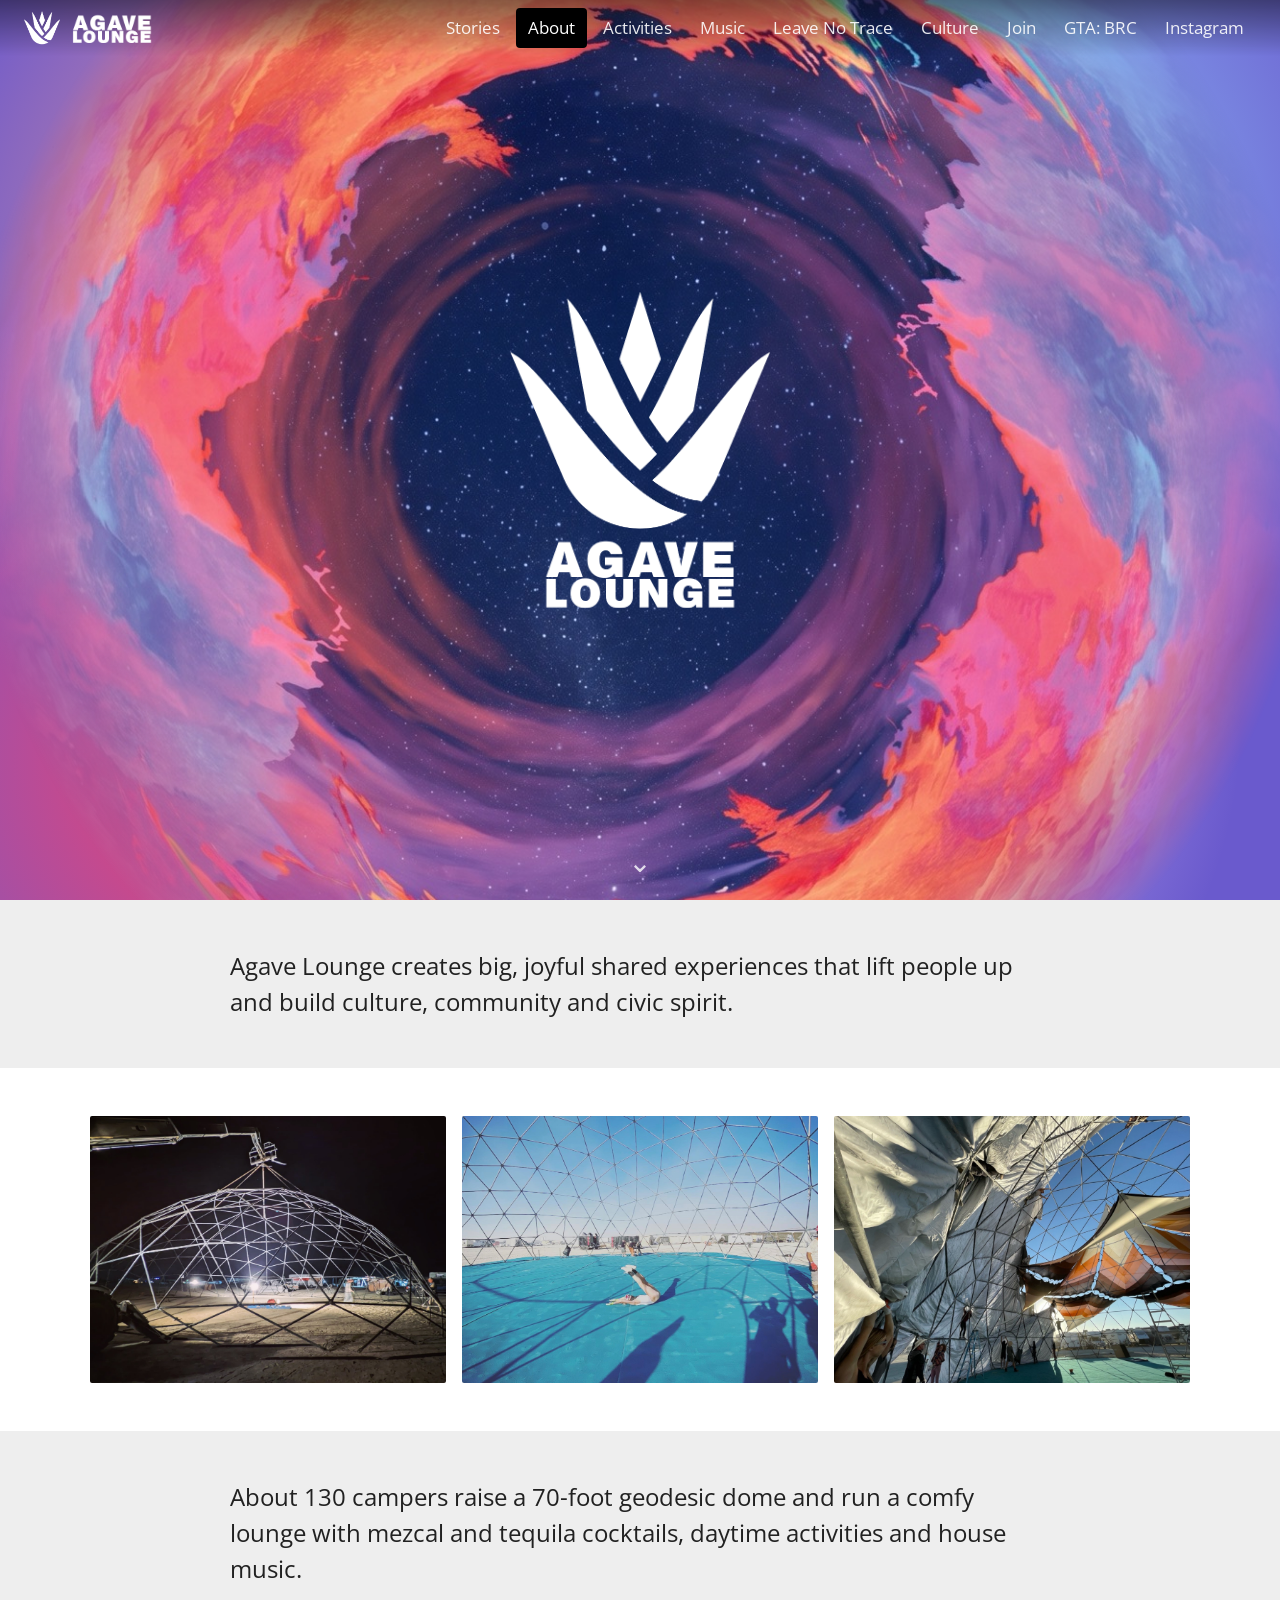
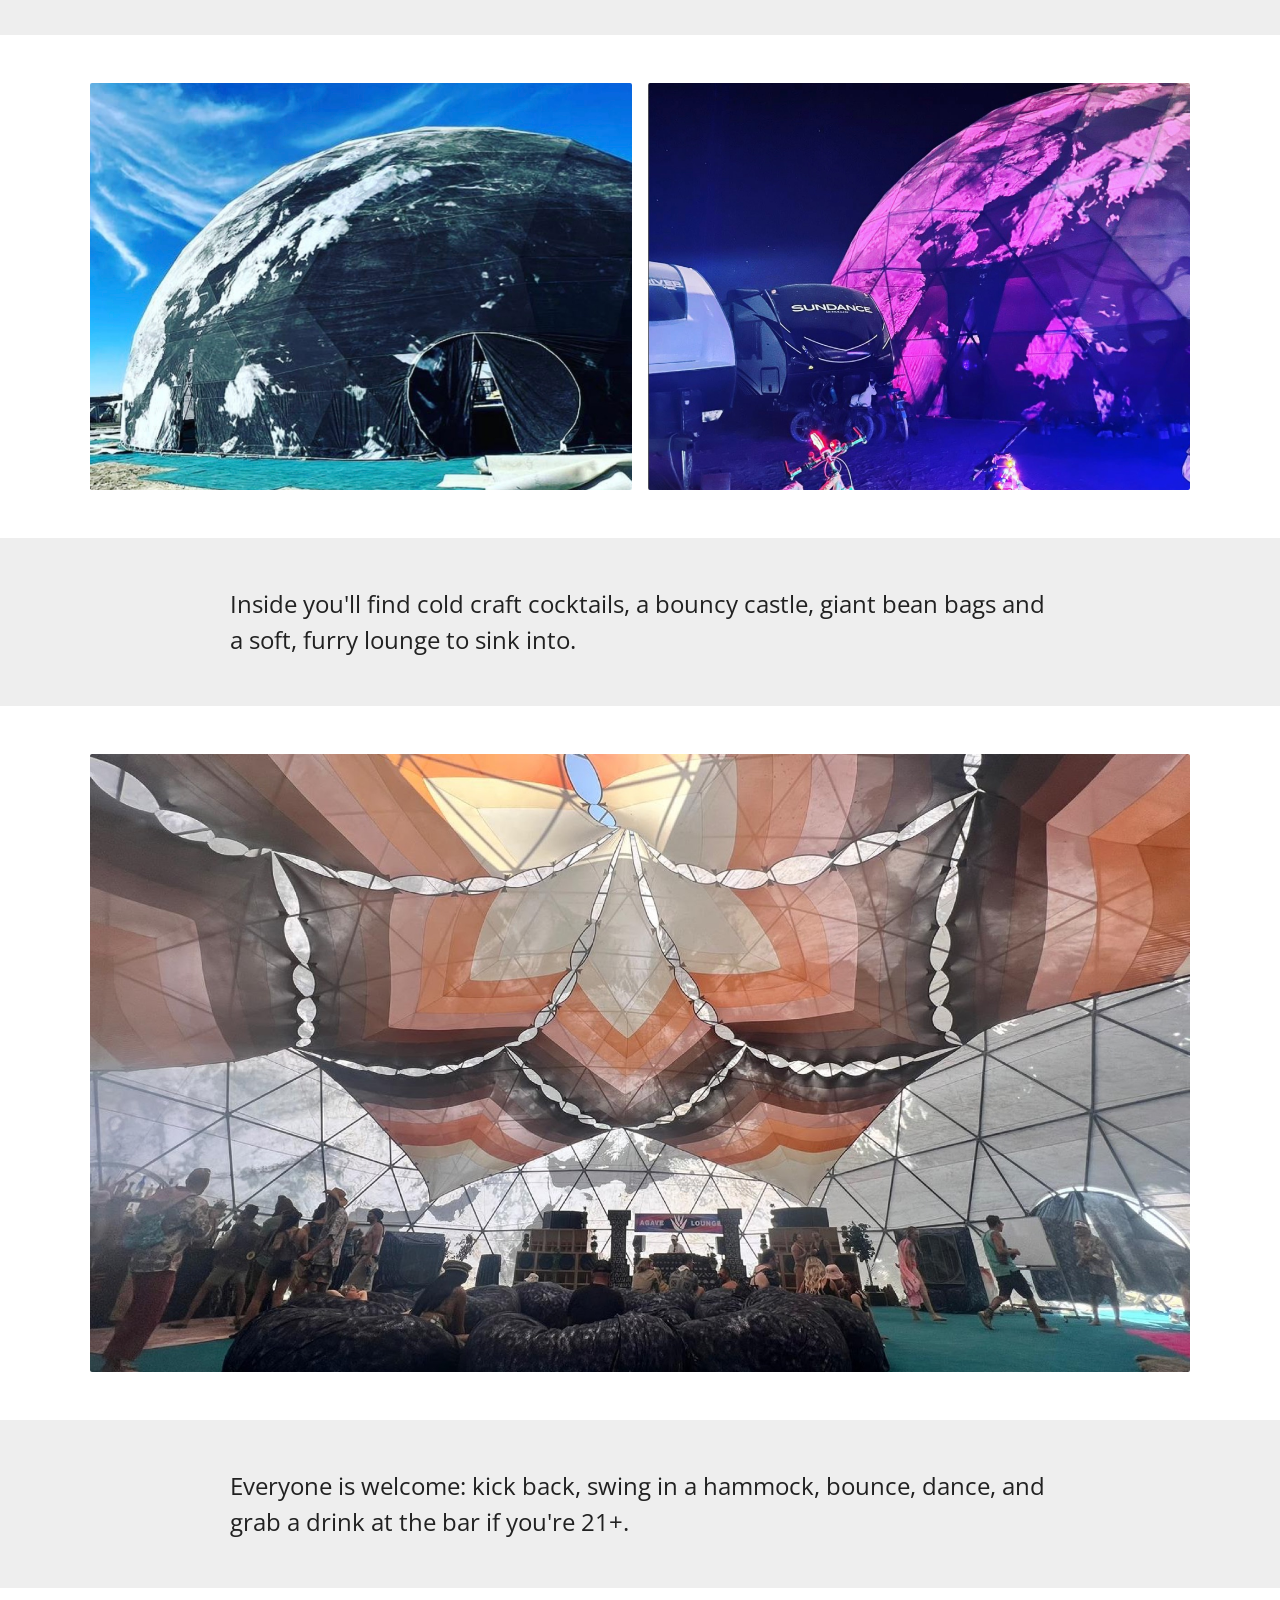
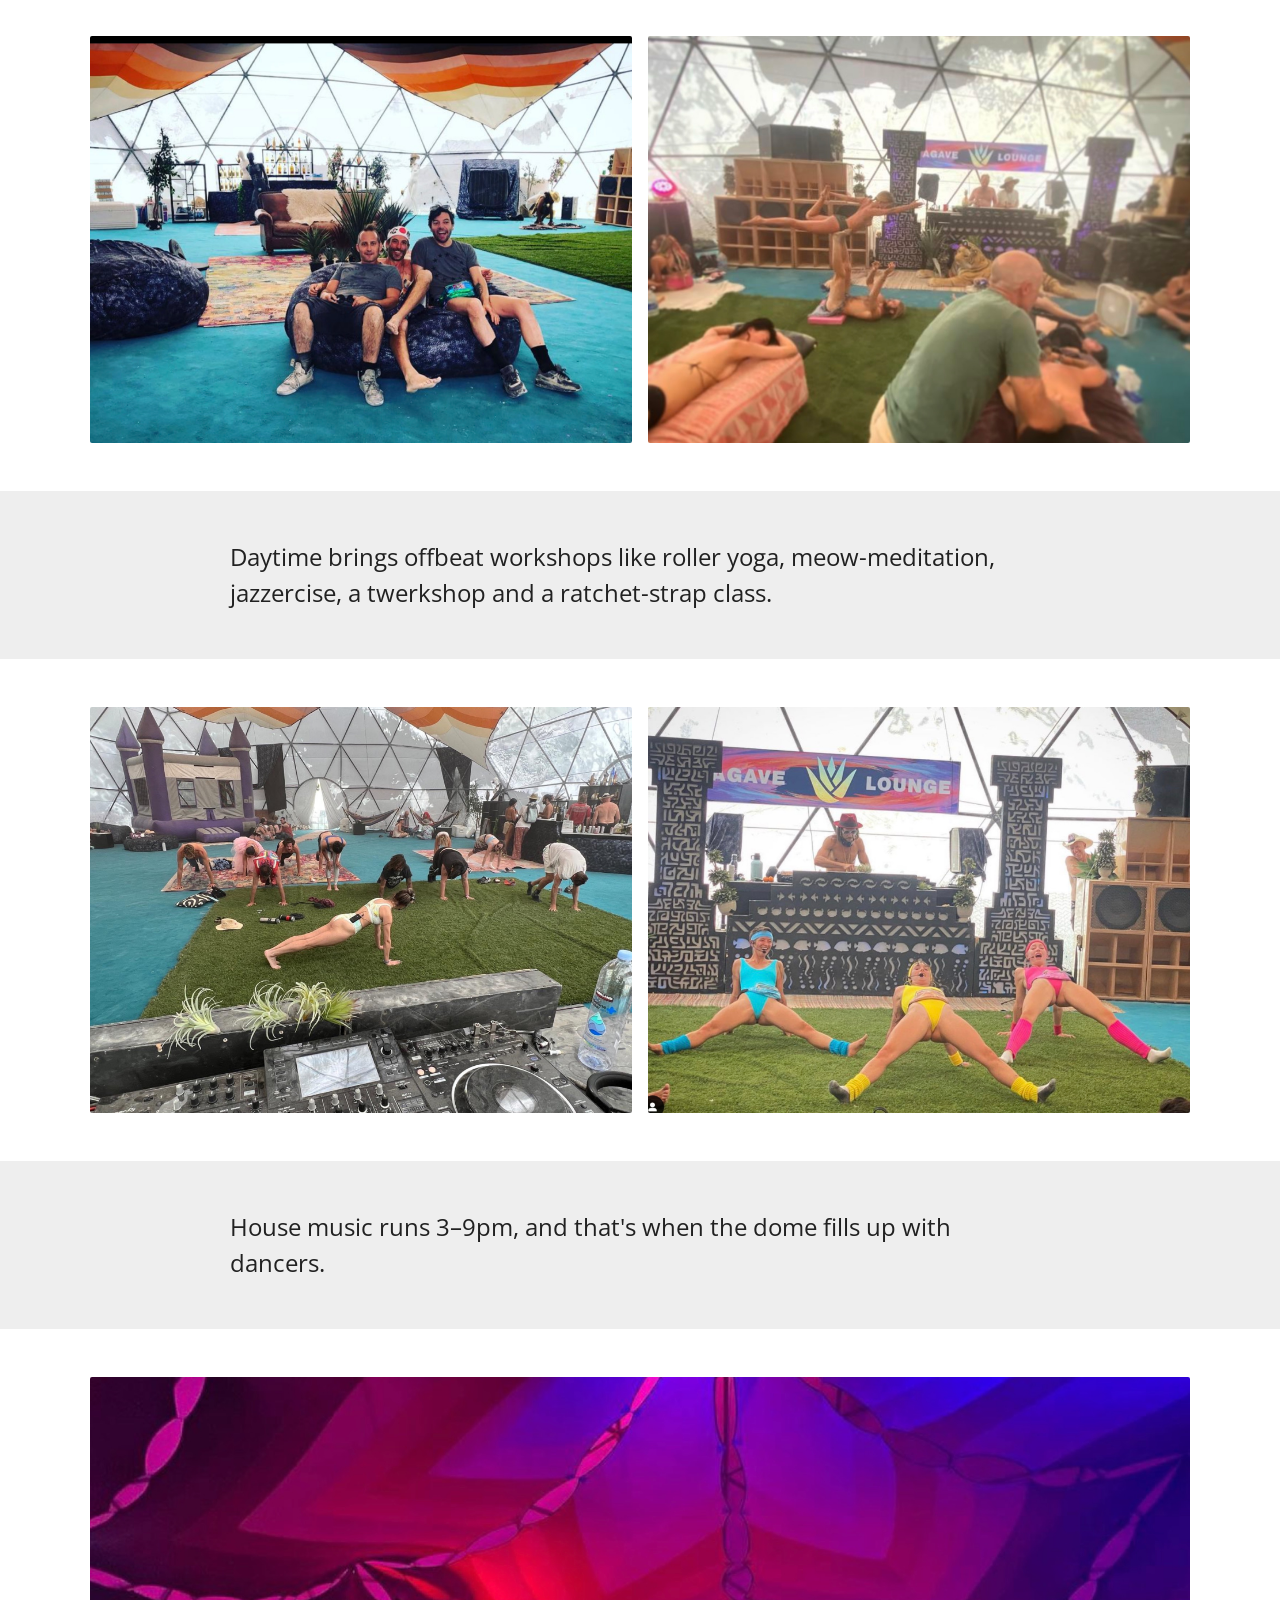
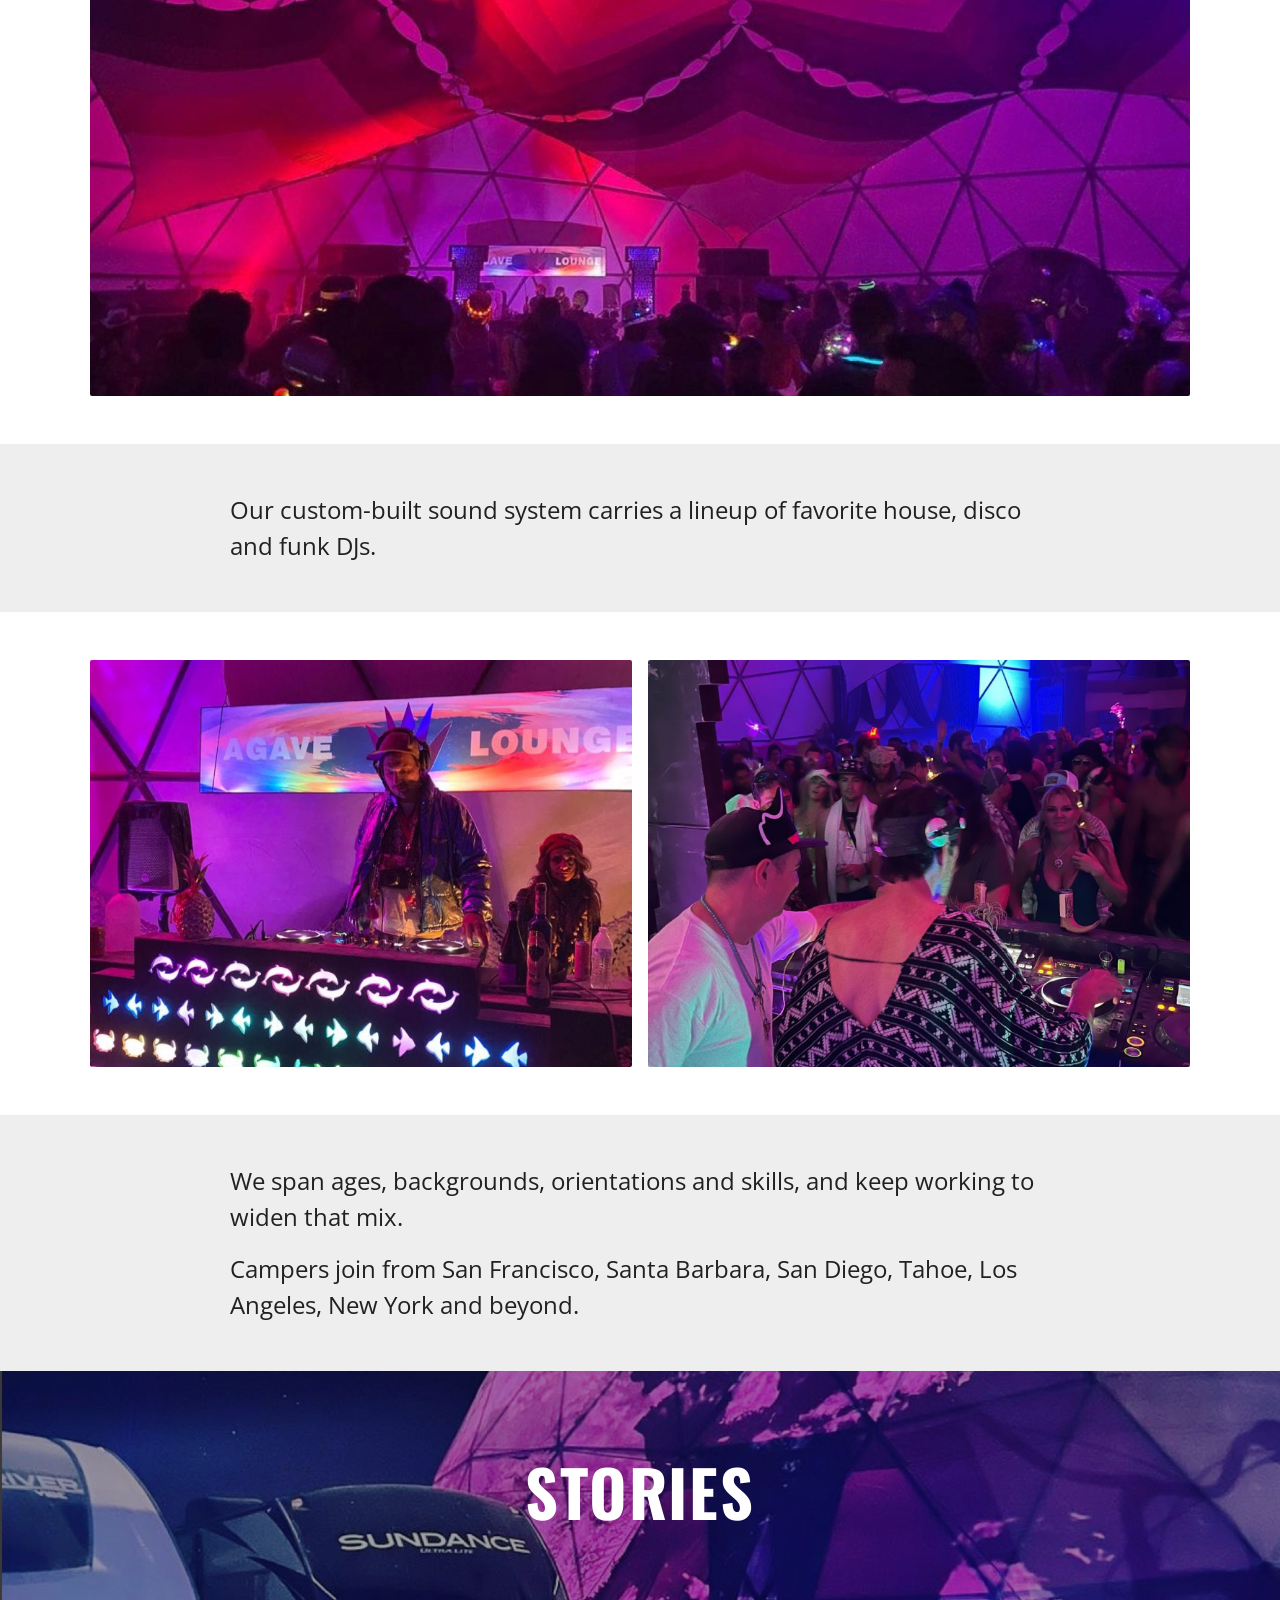
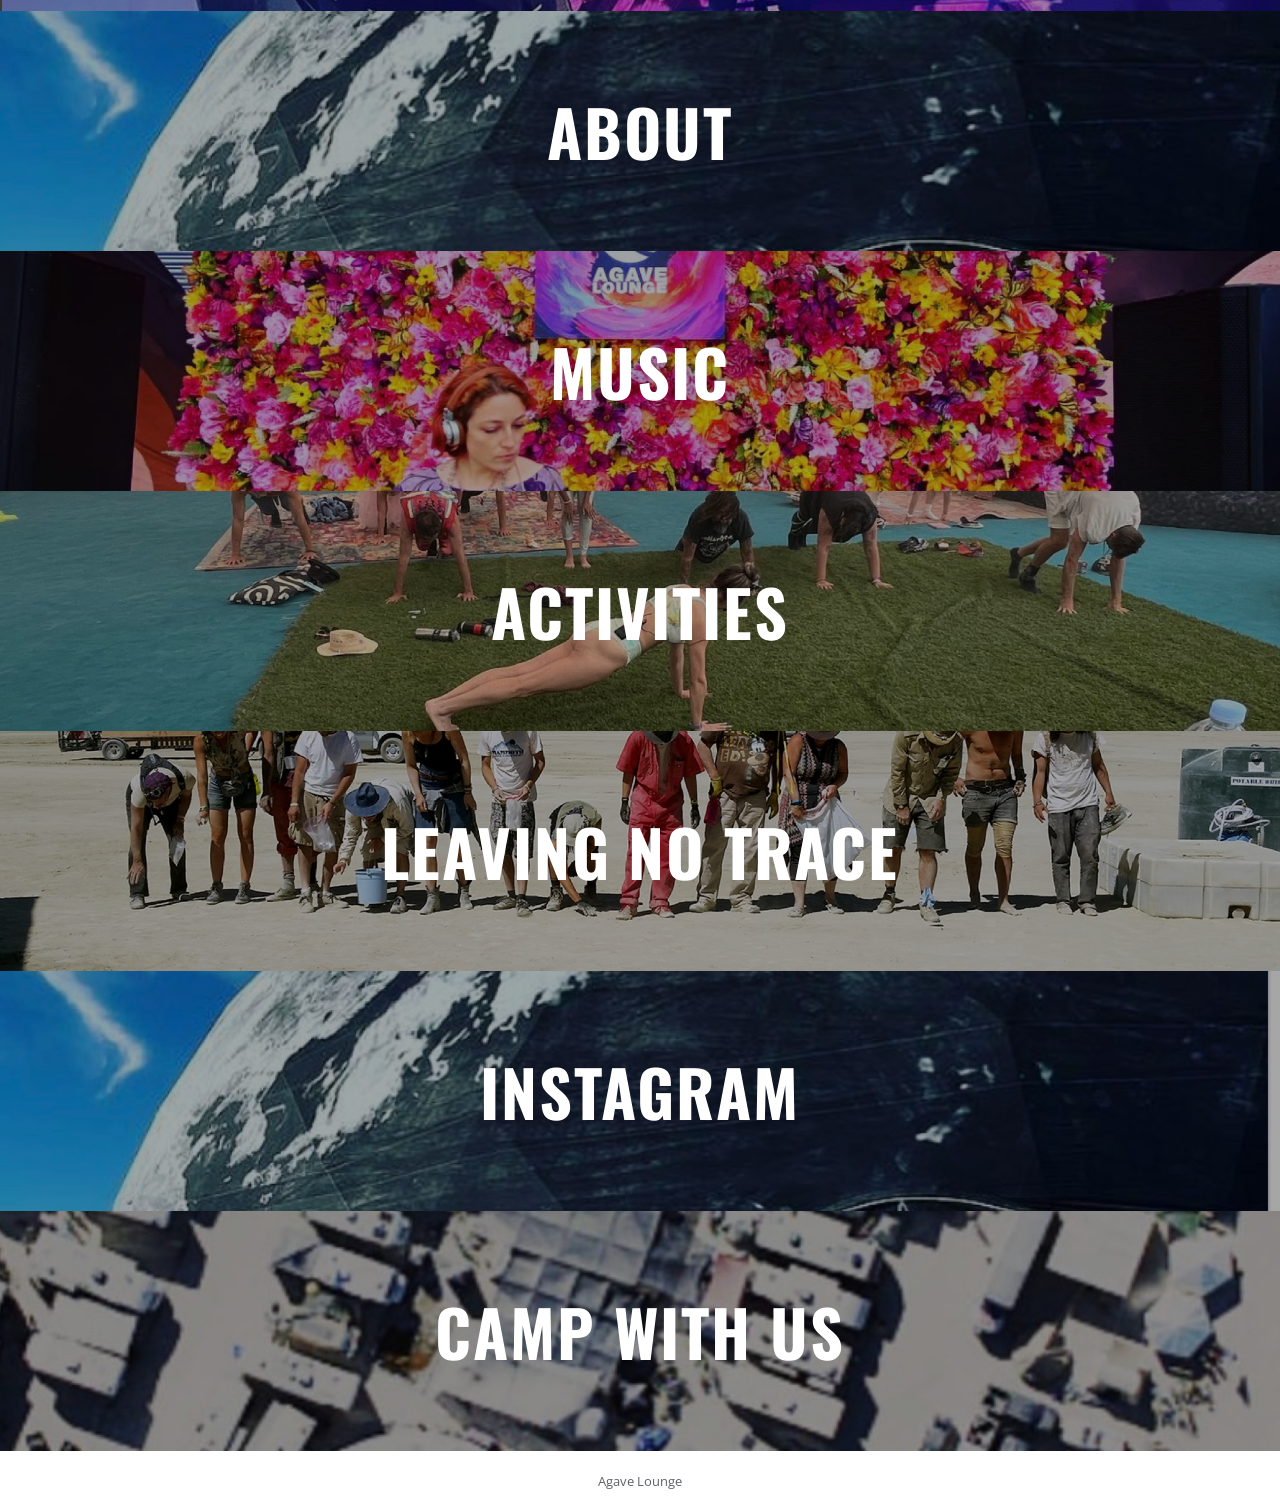
<file: index.html>
<!doctype html>
<html lang="en">
<head>
  <meta charset="utf-8">
  <meta name="viewport" content="width=device-width, initial-scale=1">
  <title>Agave Lounge</title>
  <link rel="stylesheet" href="style.css">
</head>
<body>
  <!-- the swirl turning behind the wordmark, as agave.dance opens (2026-10-22) -->
  <section class="hero home" role="img" aria-label="Agave Lounge">
    <a class="scroll-cue" href="#intro" aria-label="Scroll down">⌄</a>
  </section>

  <section class="section band" id="intro">
    <div class="wrap narrow">
      <p class="lead">Agave Lounge creates big, joyful shared experiences that lift people up and build culture, community and civic spirit.</p>
    </div>
  </section>

  <section class="section">
    <div class="wrap grid">
      <figure class="photo"><img src="assets/about-1.jpg" alt=""></figure>
      <figure class="photo"><img src="assets/about-2.jpg" alt=""></figure>
      <figure class="photo"><img src="assets/about-3.jpg" alt=""></figure>
    </div>
  </section>

  <section class="section band">
    <div class="wrap narrow">
      <p class="lead">About 130 campers raise a 70-foot geodesic dome and run a comfy lounge with mezcal and tequila cocktails, daytime activities and house music.</p>
    </div>
  </section>

  <section class="section">
    <div class="wrap grid two">
      <figure class="photo"><img src="assets/about-4.jpg" alt=""></figure>
      <figure class="photo"><img src="assets/about-5.jpg" alt=""></figure>
    </div>
  </section>

  <section class="section band">
    <div class="wrap narrow">
      <p class="lead">Inside you'll find cold craft cocktails, a bouncy castle, giant bean bags and a soft, furry lounge to sink into.</p>
    </div>
  </section>

  <section class="section">
    <div class="wrap grid one">
      <figure class="photo wide"><img src="assets/about-6.jpg" alt=""></figure>
    </div>
  </section>

  <section class="section band">
    <div class="wrap narrow">
      <p class="lead">Everyone is welcome: kick back, swing in a hammock, bounce, dance, and grab a drink at the bar if you're 21+.</p>
    </div>
  </section>

  <section class="section">
    <div class="wrap grid two">
      <figure class="photo"><img src="assets/about-7.jpg" alt=""></figure>
      <figure class="photo"><img src="assets/about-8.jpg" alt=""></figure>
    </div>
  </section>

  <section class="section band">
    <div class="wrap narrow">
      <p class="lead">Daytime brings offbeat workshops like roller yoga, meow-meditation, jazzercise, a twerkshop and a ratchet-strap class.</p>
    </div>
  </section>

  <section class="section">
    <div class="wrap grid two">
      <figure class="photo"><img src="assets/about-9.jpg" alt=""></figure>
      <figure class="photo"><img src="assets/about-10.jpg" alt=""></figure>
    </div>
  </section>

  <section class="section band">
    <div class="wrap narrow">
      <p class="lead">House music runs 3–9pm, and that's when the dome fills up with dancers.</p>
    </div>
  </section>

  <section class="section">
    <div class="wrap grid one">
      <figure class="photo wide"><img src="assets/about-11.jpg" alt=""></figure>
    </div>
  </section>

  <section class="section band">
    <div class="wrap narrow">
      <p class="lead">Our custom-built sound system carries a lineup of favorite house, disco and funk DJs.</p>
    </div>
  </section>

  <section class="section">
    <div class="wrap grid two">
      <figure class="photo"><img src="assets/about-12.jpg" alt=""></figure>
      <figure class="photo"><img src="assets/about-13.jpg" alt=""></figure>
    </div>
  </section>

  <section class="section band">
    <div class="wrap narrow">
      <p class="lead">We span ages, backgrounds, orientations and skills, and keep working to widen that mix.</p>
      <p class="lead" style="margin-top:16px">Campers join from San Francisco, Santa Barbara, San Diego, Tahoe, Los Angeles, New York and beyond.</p>
    </div>
  </section>

  <script src="site.js"></script>
</body>
</html>
</file>
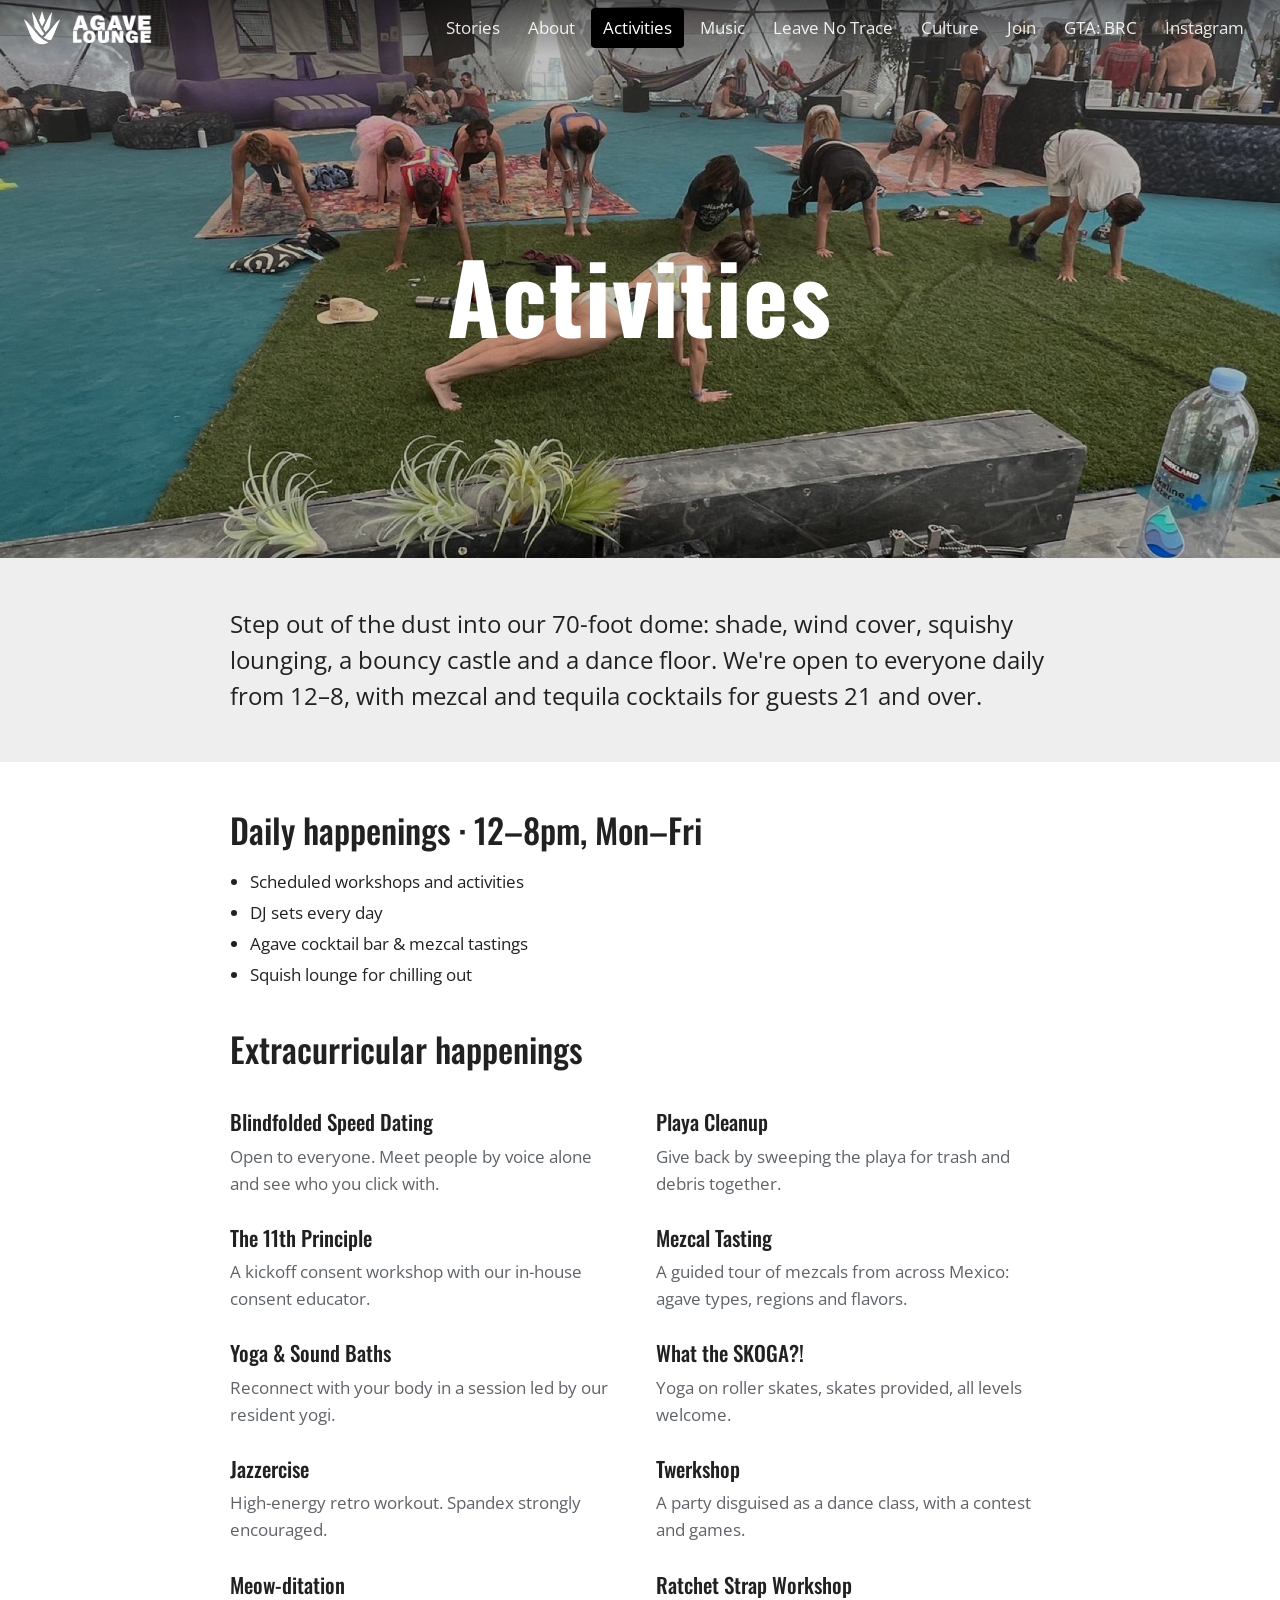
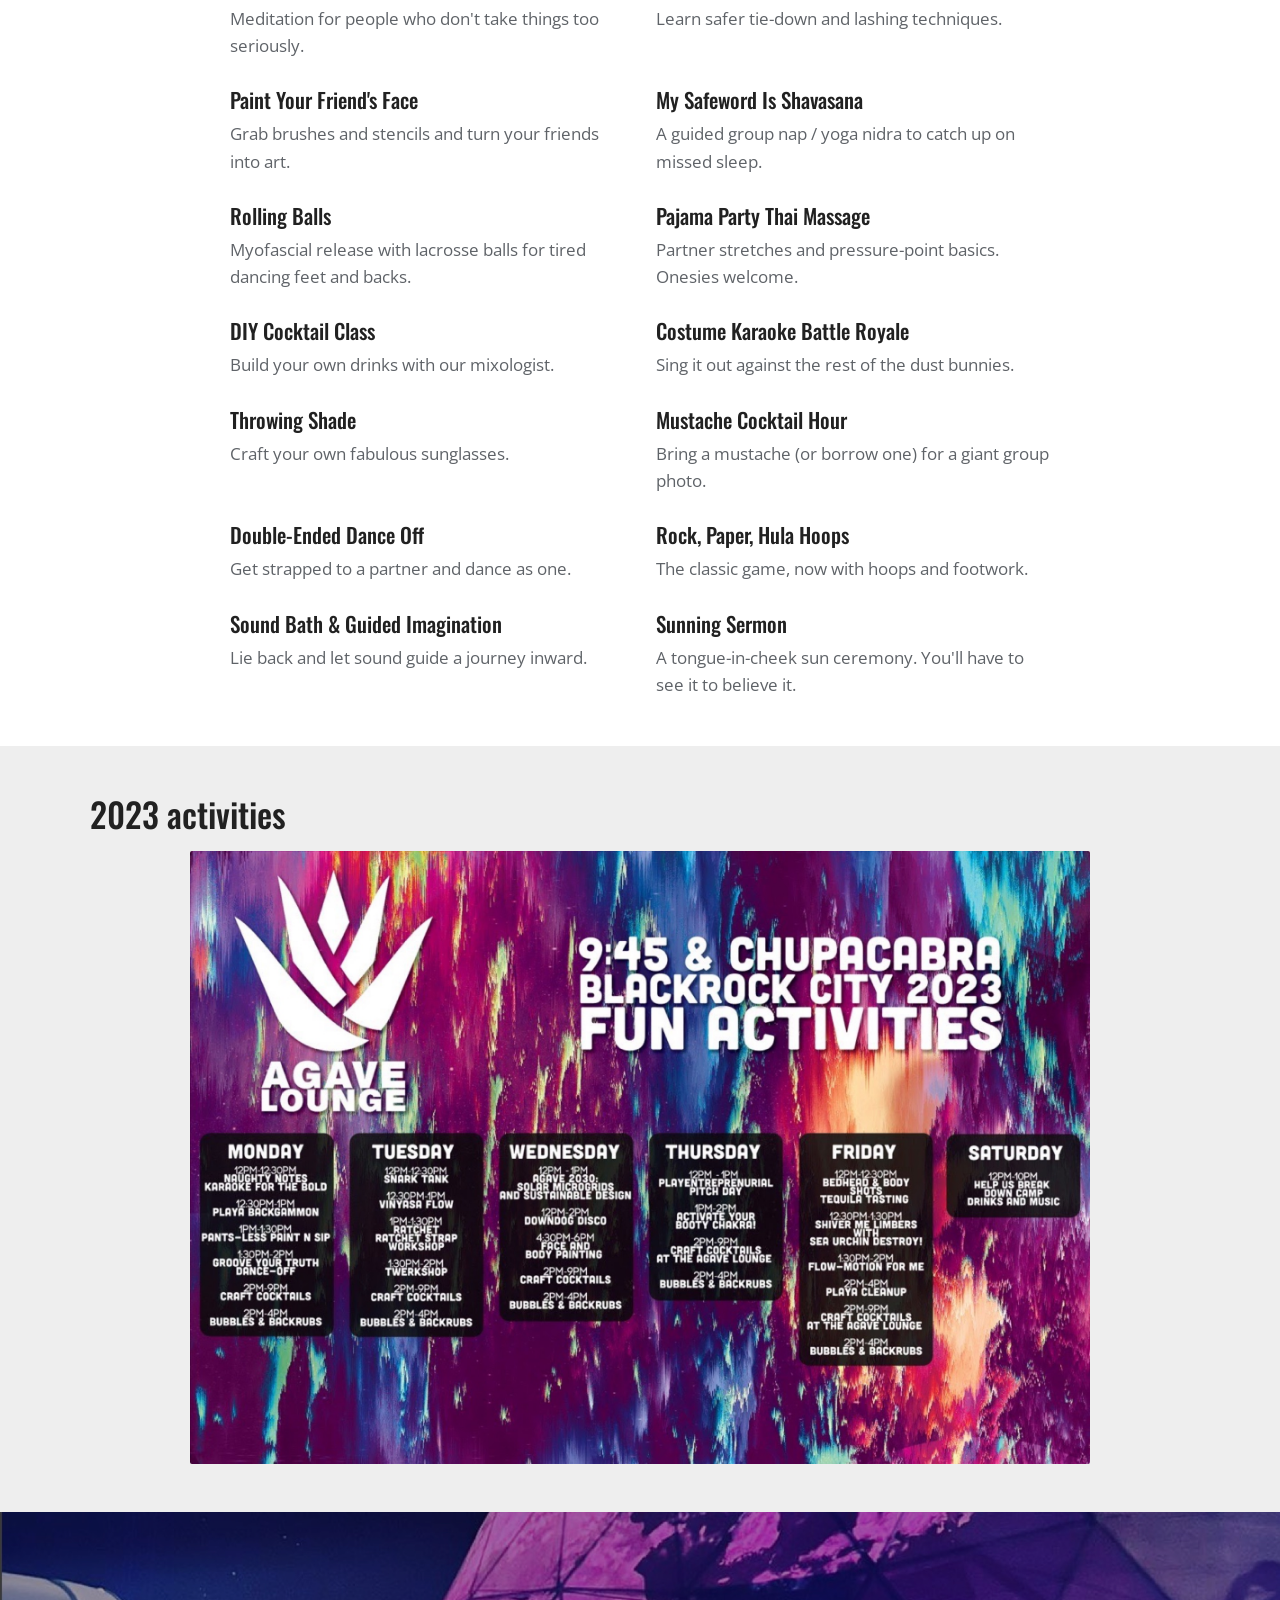
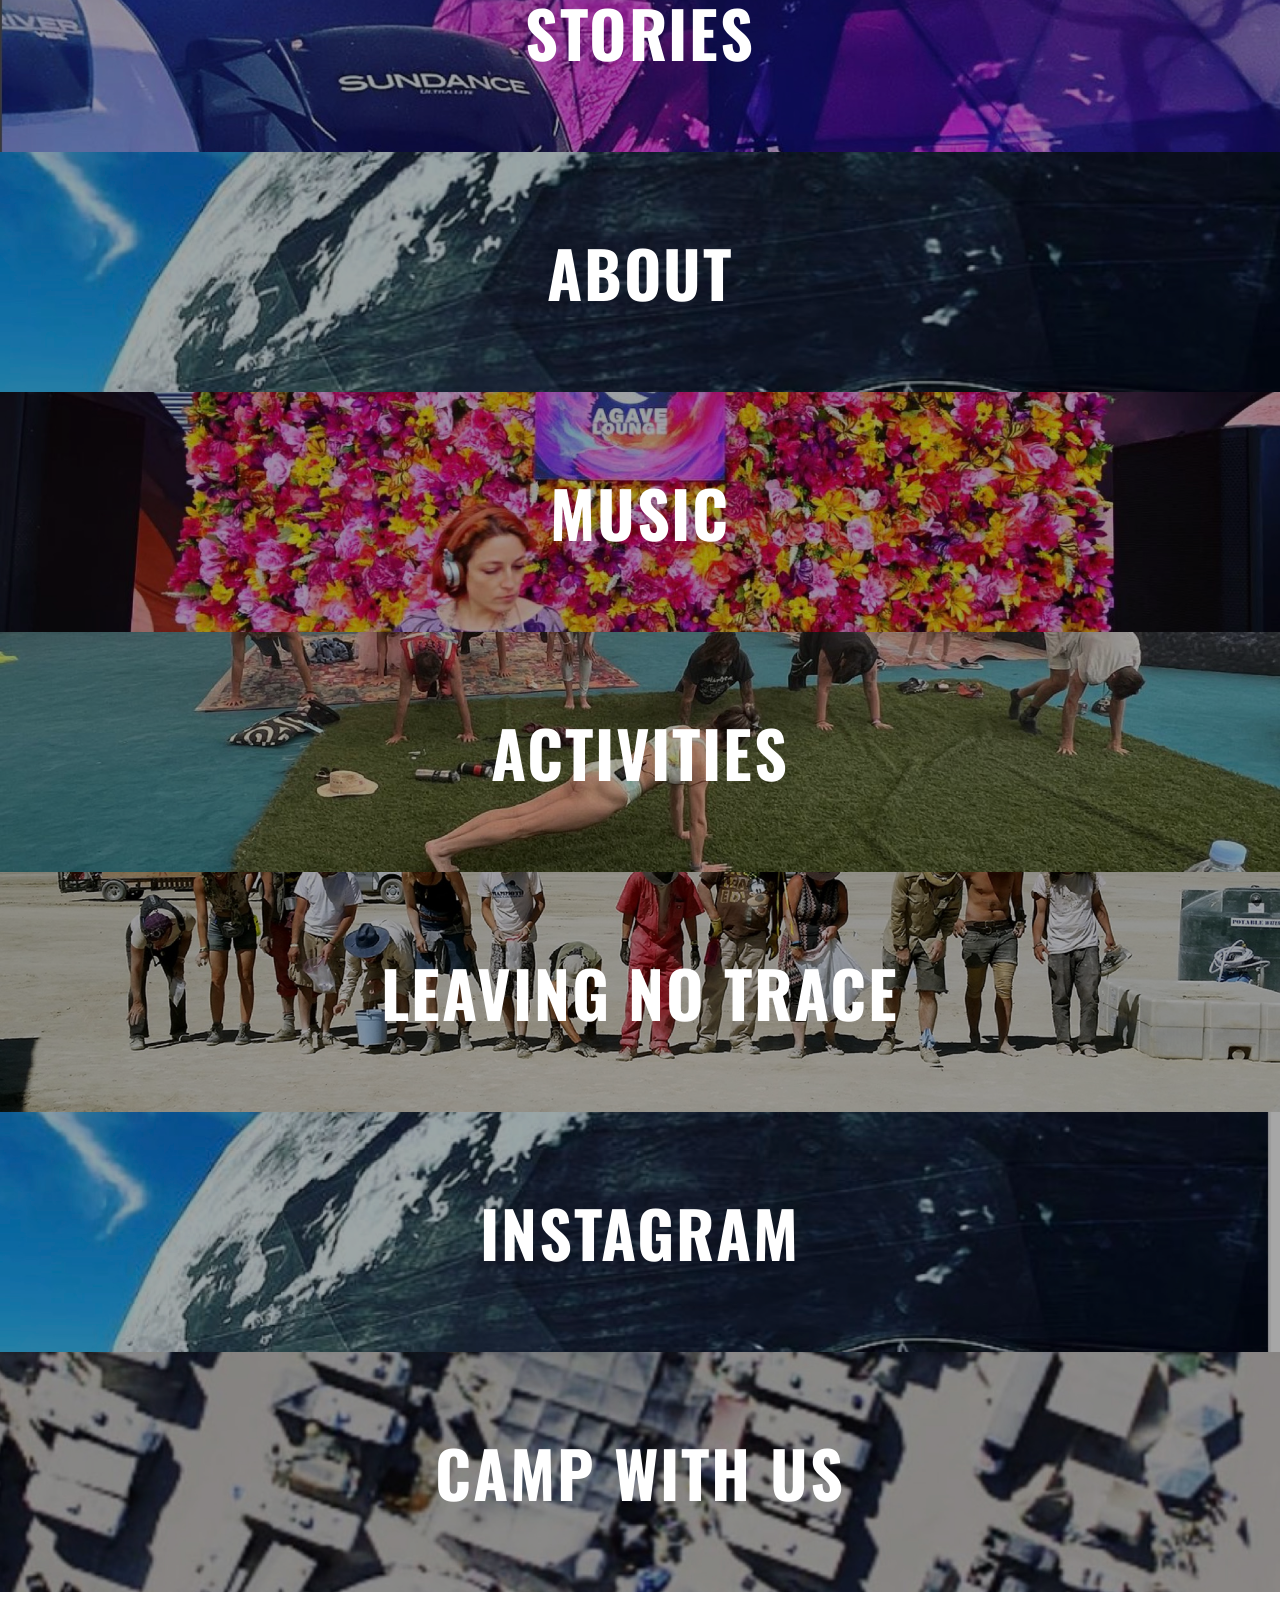
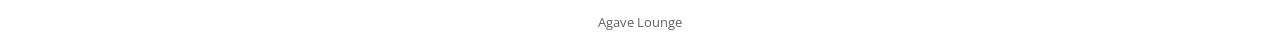
<file: activities.html>
<!doctype html>
<html lang="en">
<head>
  <meta charset="utf-8">
  <meta name="viewport" content="width=device-width, initial-scale=1">
  <title>Activities · Agave Lounge</title>
  <link rel="stylesheet" href="style.css">
</head>
<body>
  <section class="hero" style="background-image:url(assets/hero-activities.jpg)">
    <h1>activities</h1>
  </section>

  <section class="section band">
    <div class="wrap narrow">
      <p class="lead">Step out of the dust into our 70-foot dome: shade, wind cover, squishy lounging, a bouncy castle and a dance floor. We're open to everyone daily from 12–8, with mezcal and tequila cocktails for guests 21 and over.</p>
    </div>
  </section>

  <section class="section">
    <div class="wrap narrow">
      <h2>Daily happenings · 12–8pm, Mon–Fri</h2>
      <ul class="pill-list">
        <li>Scheduled workshops and activities</li>
        <li>DJ sets every day</li>
        <li>Agave cocktail bar &amp; mezcal tastings</li>
        <li>Squish lounge for chilling out</li>
      </ul>

      <h2 style="margin-top:40px">Extracurricular happenings</h2>
      <div class="events">
        <div class="event"><h3>Blindfolded Speed Dating</h3><p>Open to everyone. Meet people by voice alone and see who you click with.</p></div>
        <div class="event"><h3>Playa Cleanup</h3><p>Give back by sweeping the playa for trash and debris together.</p></div>
        <div class="event"><h3>The 11th Principle</h3><p>A kickoff consent workshop with our in-house consent educator.</p></div>
        <div class="event"><h3>Mezcal Tasting</h3><p>A guided tour of mezcals from across Mexico: agave types, regions and flavors.</p></div>
        <div class="event"><h3>Yoga &amp; Sound Baths</h3><p>Reconnect with your body in a session led by our resident yogi.</p></div>
        <div class="event"><h3>What the SKOGA?!</h3><p>Yoga on roller skates, skates provided, all levels welcome.</p></div>
        <div class="event"><h3>Jazzercise</h3><p>High-energy retro workout. Spandex strongly encouraged.</p></div>
        <div class="event"><h3>Twerkshop</h3><p>A party disguised as a dance class, with a contest and games.</p></div>
        <div class="event"><h3>Meow-ditation</h3><p>Meditation for people who don't take things too seriously.</p></div>
        <div class="event"><h3>Ratchet Strap Workshop</h3><p>Learn safer tie-down and lashing techniques.</p></div>
        <div class="event"><h3>Paint Your Friend's Face</h3><p>Grab brushes and stencils and turn your friends into art.</p></div>
        <div class="event"><h3>My Safeword Is Shavasana</h3><p>A guided group nap / yoga nidra to catch up on missed sleep.</p></div>
        <div class="event"><h3>Rolling Balls</h3><p>Myofascial release with lacrosse balls for tired dancing feet and backs.</p></div>
        <div class="event"><h3>Pajama Party Thai Massage</h3><p>Partner stretches and pressure-point basics. Onesies welcome.</p></div>
        <div class="event"><h3>DIY Cocktail Class</h3><p>Build your own drinks with our mixologist.</p></div>
        <div class="event"><h3>Costume Karaoke Battle Royale</h3><p>Sing it out against the rest of the dust bunnies.</p></div>
        <div class="event"><h3>Throwing Shade</h3><p>Craft your own fabulous sunglasses.</p></div>
        <div class="event"><h3>Mustache Cocktail Hour</h3><p>Bring a mustache (or borrow one) for a giant group photo.</p></div>
        <div class="event"><h3>Double-Ended Dance Off</h3><p>Get strapped to a partner and dance as one.</p></div>
        <div class="event"><h3>Rock, Paper, Hula Hoops</h3><p>The classic game, now with hoops and footwork.</p></div>
        <div class="event"><h3>Sound Bath &amp; Guided Imagination</h3><p>Lie back and let sound guide a journey inward.</p></div>
        <div class="event"><h3>Sunning Sermon</h3><p>A tongue-in-cheek sun ceremony. You'll have to see it to believe it.</p></div>
      </div>
    </div>
  </section>

  <section class="section band">
    <div class="wrap">
      <h2>2023 activities</h2>
      <figure class="photo poster"><img src="assets/activities-2023.jpg" alt="2023 activity schedule"></figure>
    </div>
  </section>

  <script src="site.js"></script>
</body>
</html>
</file>
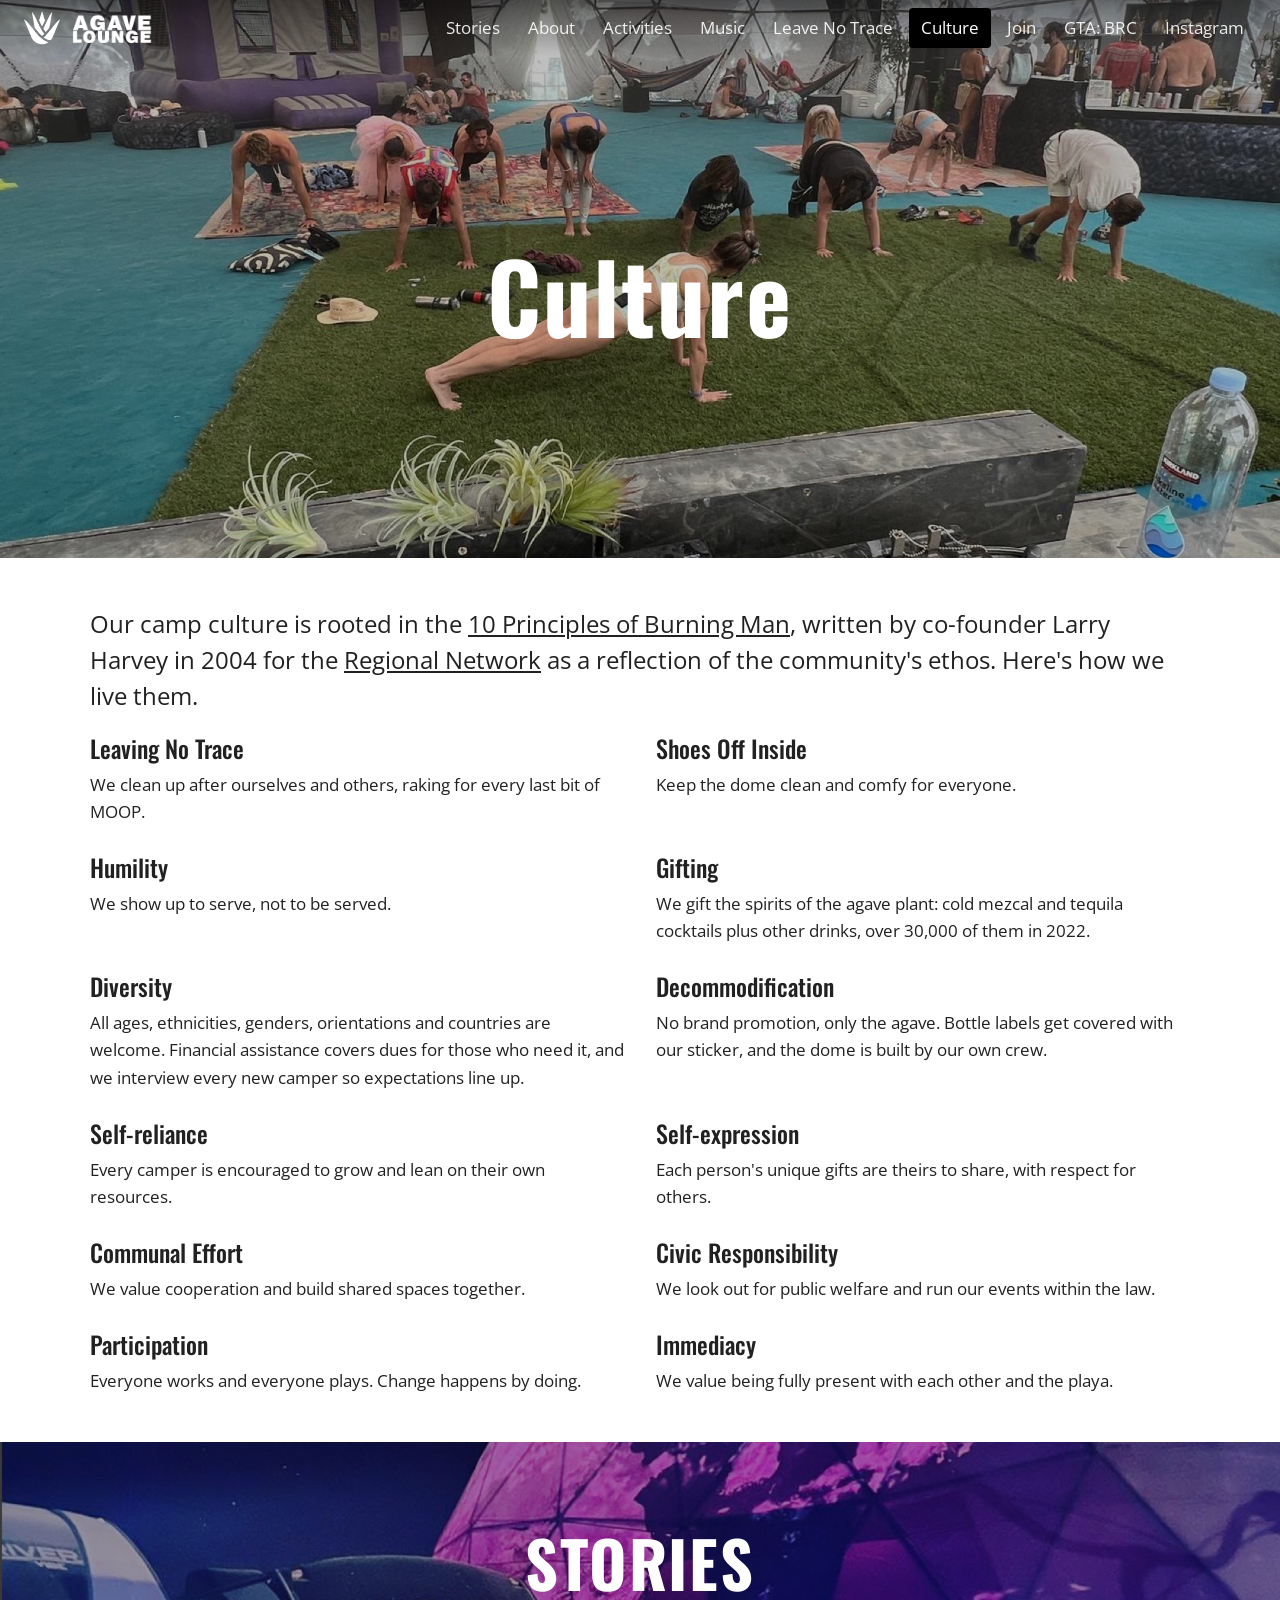
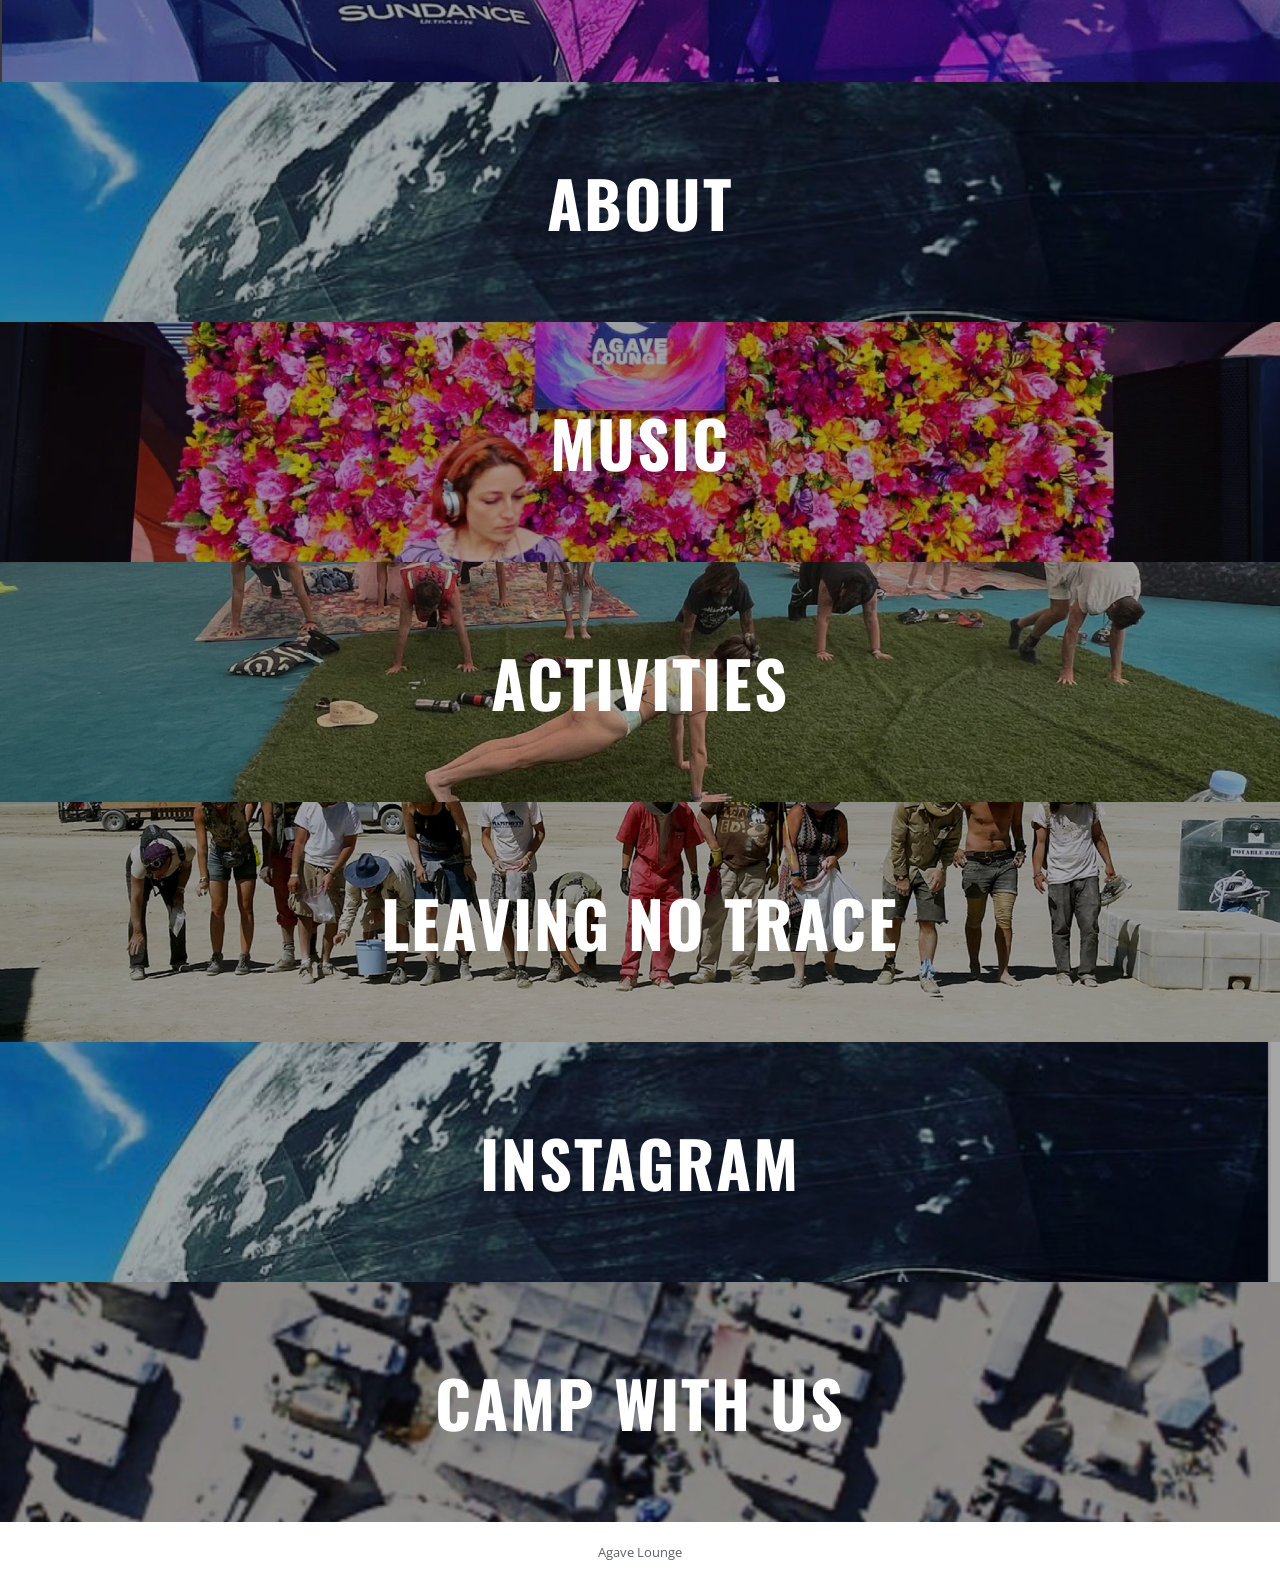
<file: culture.html>
<!doctype html>
<html lang="en">
<head>
  <meta charset="utf-8">
  <meta name="viewport" content="width=device-width, initial-scale=1">
  <title>Culture · Agave Lounge</title>
  <link rel="stylesheet" href="style.css">
</head>
<body>
  <section class="hero" style="background-image:url(assets/hero-activities.jpg)">
    <h1>Culture</h1>
  </section>

  <section class="section">
    <div class="wrap">
      <p class="lead">Our camp culture is rooted in the <a href="https://burningman.org/about/10-principles/" target="_blank" rel="noopener">10 Principles of Burning Man</a>, written by co-founder Larry Harvey in 2004 for the <a href="https://regionals.burningman.org/" target="_blank" rel="noopener">Regional Network</a> as a reflection of the community's ethos. Here's how we live them.</p>

      <div class="principles">
        <div><h3>Leaving No Trace</h3><p>We clean up after ourselves and others, raking for every last bit of MOOP.</p></div>
        <div><h3>Shoes Off Inside</h3><p>Keep the dome clean and comfy for everyone.</p></div>
        <div><h3>Humility</h3><p>We show up to serve, not to be served.</p></div>
        <div><h3>Gifting</h3><p>We gift the spirits of the agave plant: cold mezcal and tequila cocktails plus other drinks, over 30,000 of them in 2022.</p></div>
        <div><h3>Diversity</h3><p>All ages, ethnicities, genders, orientations and countries are welcome. Financial assistance covers dues for those who need it, and we interview every new camper so expectations line up.</p></div>
        <div><h3>Decommodification</h3><p>No brand promotion, only the agave. Bottle labels get covered with our sticker, and the dome is built by our own crew.</p></div>
        <div><h3>Self-reliance</h3><p>Every camper is encouraged to grow and lean on their own resources.</p></div>
        <div><h3>Self-expression</h3><p>Each person's unique gifts are theirs to share, with respect for others.</p></div>
        <div><h3>Communal Effort</h3><p>We value cooperation and build shared spaces together.</p></div>
        <div><h3>Civic Responsibility</h3><p>We look out for public welfare and run our events within the law.</p></div>
        <div><h3>Participation</h3><p>Everyone works and everyone plays. Change happens by doing.</p></div>
        <div><h3>Immediacy</h3><p>We value being fully present with each other and the playa.</p></div>
      </div>
    </div>
  </section>

  <script src="site.js"></script>
</body>
</html>
</file>
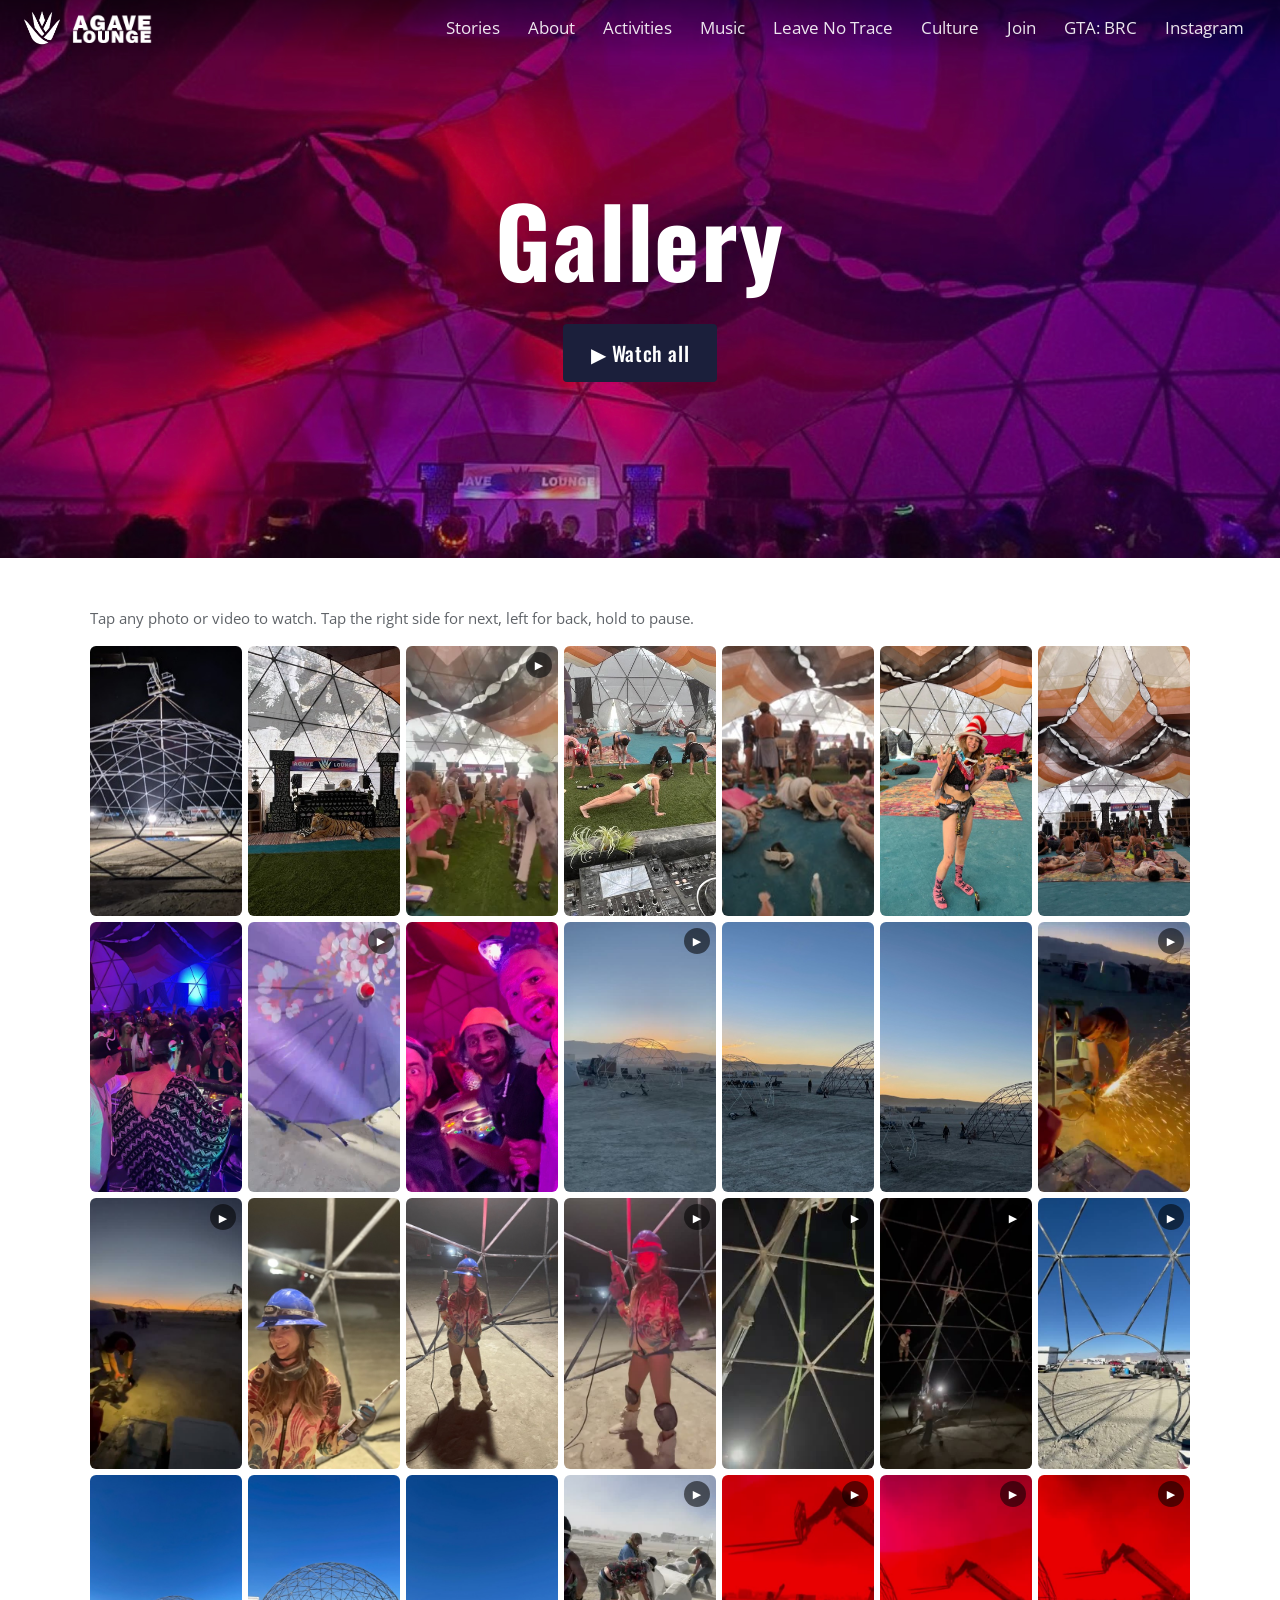
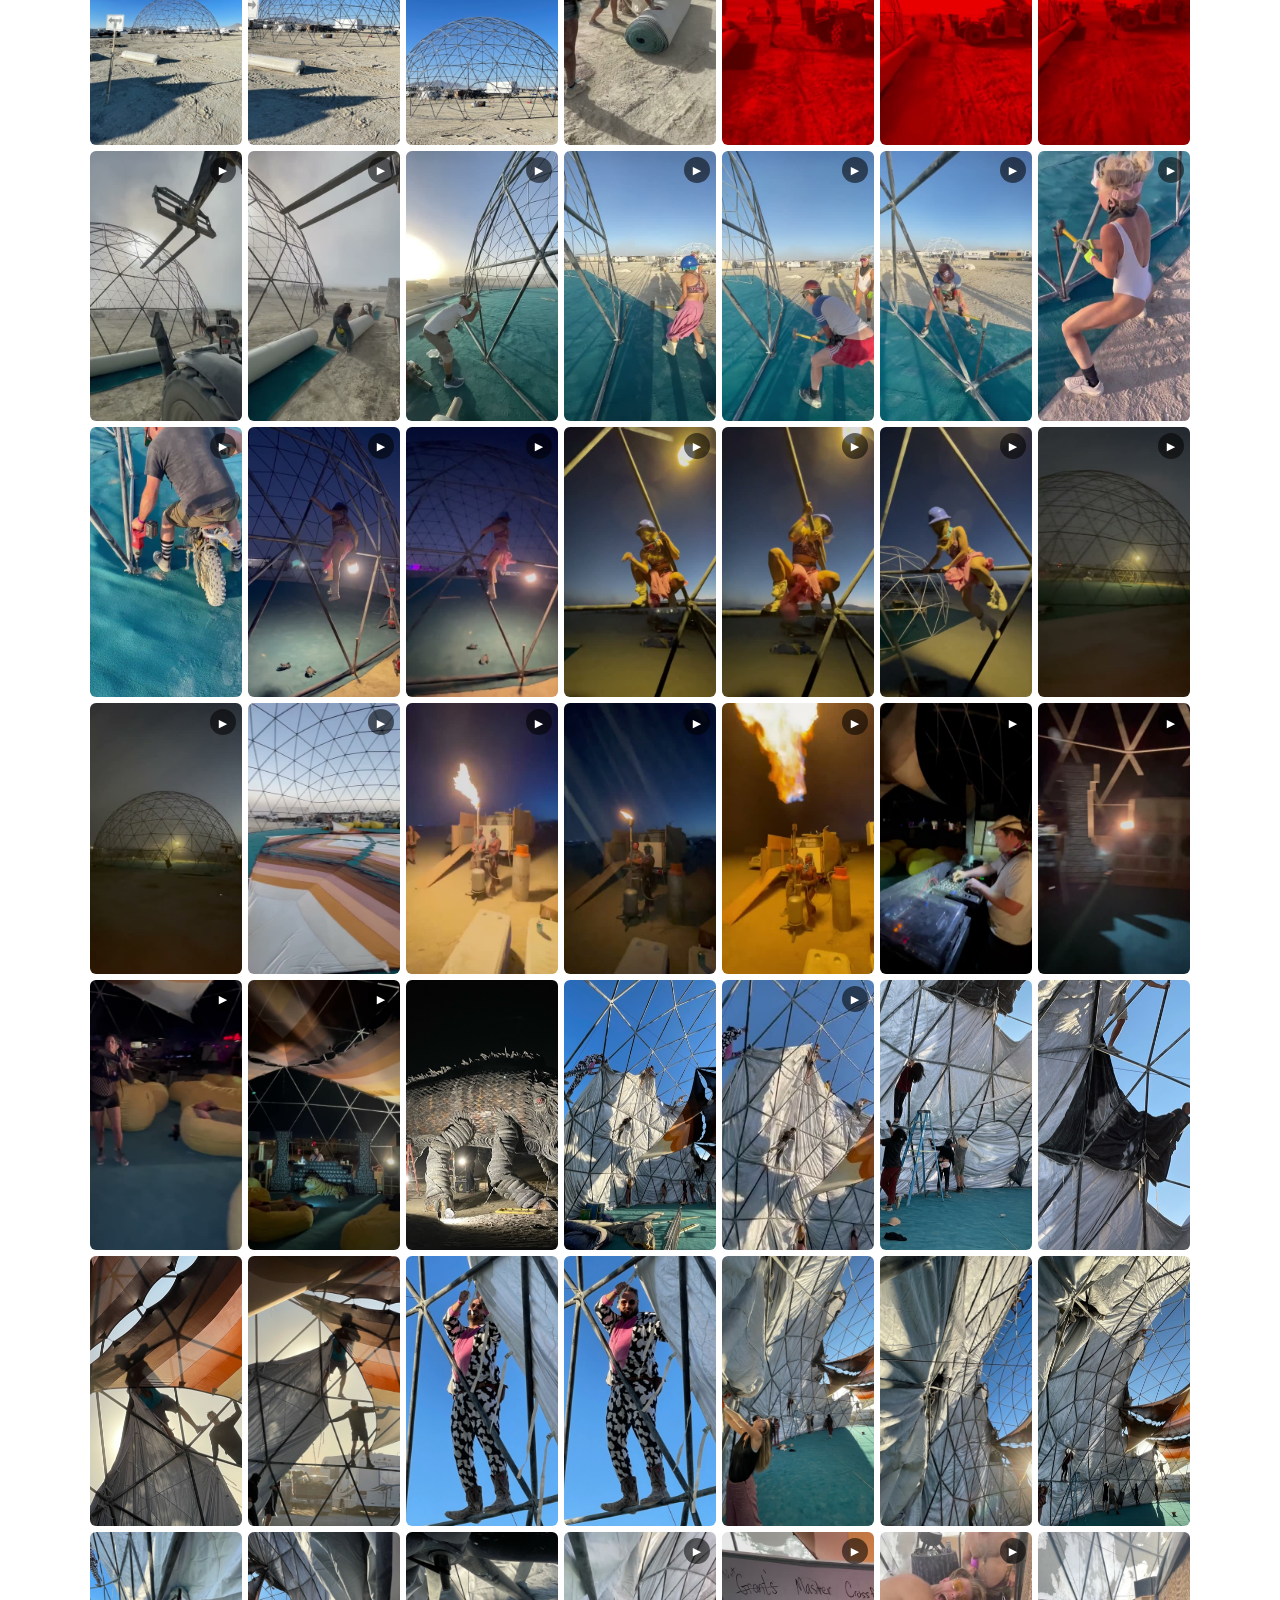
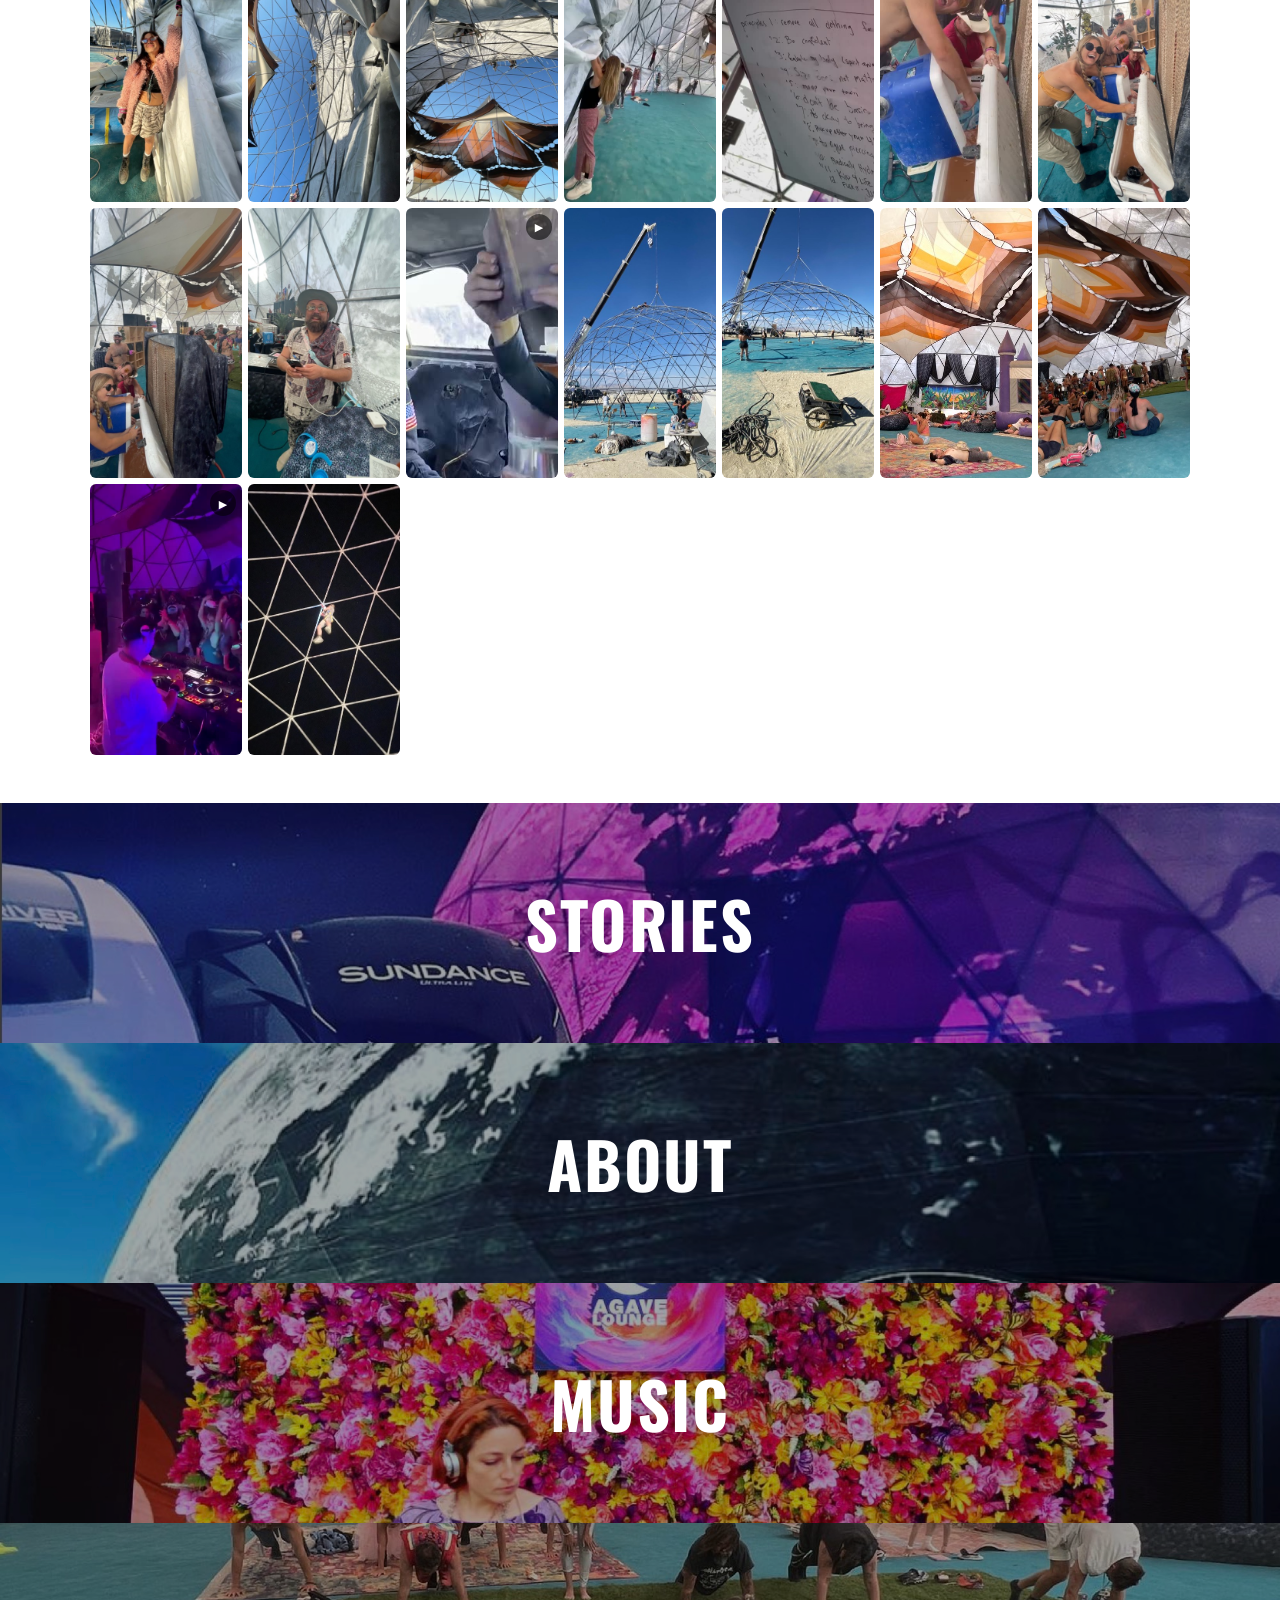
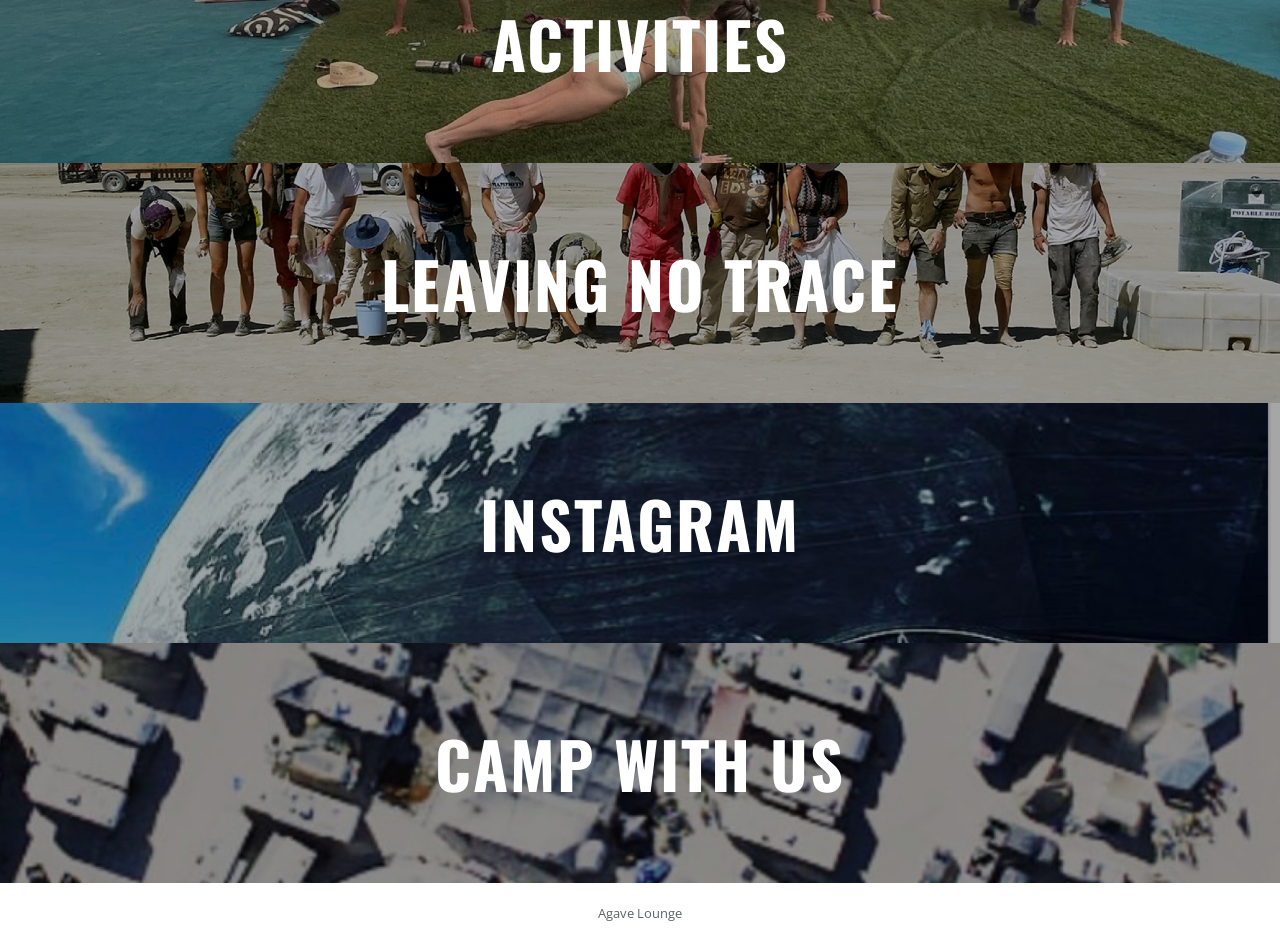
<file: gallery.html>
<!doctype html>
<html lang="en">
<head>
  <meta charset="utf-8">
  <meta name="viewport" content="width=device-width, initial-scale=1">
  <title>Gallery · Agave Lounge</title>
  <link rel="stylesheet" href="style.css">
</head>
<body>
  <section class="hero" style="background-image:url(assets/about-11.jpg)">
    <div>
      <h1>Gallery</h1>
      <p><button class="button play-all" type="button">▶ Watch all</button></p>
    </div>
  </section>

  <section class="section">
    <div class="wrap">
      <p class="gallery-hint">Tap any photo or video to watch. Tap the right side for next, left for back, hold to pause.</p>
      <div class="story-grid">
        <a class="story-tile" href="assets/gallery/15ef1cbf-2a56-4e90-9c2d-cb195bf57582.jpg" data-type="photo"><img src="assets/gallery/15ef1cbf-2a56-4e90-9c2d-cb195bf57582-thumb.jpg" alt="Photo from Agave Lounge" loading="lazy"></a>
        <a class="story-tile" href="assets/gallery/39600020-63c8-4453-8997-7b0fa71c8af0.jpg" data-type="photo"><img src="assets/gallery/39600020-63c8-4453-8997-7b0fa71c8af0-thumb.jpg" alt="Photo from Agave Lounge" loading="lazy"></a>
        <a class="story-tile is-video" href="assets/gallery/5af13807-81ff-43b4-b33f-ea447df66689.mp4" data-type="video"><img src="assets/gallery/5af13807-81ff-43b4-b33f-ea447df66689-poster.jpg" alt="Video from Agave Lounge" loading="lazy"></a>
        <a class="story-tile" href="assets/gallery/770982f9-7399-4ff2-8888-eaf620ce2e4d.jpg" data-type="photo"><img src="assets/gallery/770982f9-7399-4ff2-8888-eaf620ce2e4d-thumb.jpg" alt="Photo from Agave Lounge" loading="lazy"></a>
        <a class="story-tile" href="assets/gallery/7ef44460-d908-45c0-96b1-0c767dae9c32.jpg" data-type="photo"><img src="assets/gallery/7ef44460-d908-45c0-96b1-0c767dae9c32-thumb.jpg" alt="Photo from Agave Lounge" loading="lazy"></a>
        <a class="story-tile" href="assets/gallery/898cd800-9d3f-4adb-a981-5887291d2c6a.jpg" data-type="photo"><img src="assets/gallery/898cd800-9d3f-4adb-a981-5887291d2c6a-thumb.jpg" alt="Photo from Agave Lounge" loading="lazy"></a>
        <a class="story-tile" href="assets/gallery/8f633307-951a-4c59-b39b-630c26461e1a.jpg" data-type="photo"><img src="assets/gallery/8f633307-951a-4c59-b39b-630c26461e1a-thumb.jpg" alt="Photo from Agave Lounge" loading="lazy"></a>
        <a class="story-tile" href="assets/gallery/9178e1fc-be2a-4024-90ff-ac0d5168b80a.jpg" data-type="photo"><img src="assets/gallery/9178e1fc-be2a-4024-90ff-ac0d5168b80a-thumb.jpg" alt="Photo from Agave Lounge" loading="lazy"></a>
        <a class="story-tile is-video" href="assets/gallery/IMG_0514.mp4" data-type="video"><img src="assets/gallery/IMG_0514-poster.jpg" alt="Video from Agave Lounge" loading="lazy"></a>
        <a class="story-tile" href="assets/gallery/IMG_3491.jpg" data-type="photo"><img src="assets/gallery/IMG_3491-thumb.jpg" alt="Photo from Agave Lounge" loading="lazy"></a>
        <a class="story-tile is-video" href="assets/gallery/IMG_8874.mp4" data-type="video"><img src="assets/gallery/IMG_8874-poster.jpg" alt="Video from Agave Lounge" loading="lazy"></a>
        <a class="story-tile" href="assets/gallery/IMG_8875.jpg" data-type="photo"><img src="assets/gallery/IMG_8875-thumb.jpg" alt="Photo from Agave Lounge" loading="lazy"></a>
        <a class="story-tile" href="assets/gallery/IMG_8876.jpg" data-type="photo"><img src="assets/gallery/IMG_8876-thumb.jpg" alt="Photo from Agave Lounge" loading="lazy"></a>
        <a class="story-tile is-video" href="assets/gallery/IMG_8877.mp4" data-type="video"><img src="assets/gallery/IMG_8877-poster.jpg" alt="Video from Agave Lounge" loading="lazy"></a>
        <a class="story-tile is-video" href="assets/gallery/IMG_8878.mp4" data-type="video"><img src="assets/gallery/IMG_8878-poster.jpg" alt="Video from Agave Lounge" loading="lazy"></a>
        <a class="story-tile" href="assets/gallery/IMG_8880.jpg" data-type="photo"><img src="assets/gallery/IMG_8880-thumb.jpg" alt="Photo from Agave Lounge" loading="lazy"></a>
        <a class="story-tile" href="assets/gallery/IMG_8882.jpg" data-type="photo"><img src="assets/gallery/IMG_8882-thumb.jpg" alt="Photo from Agave Lounge" loading="lazy"></a>
        <a class="story-tile is-video" href="assets/gallery/IMG_8884.mp4" data-type="video"><img src="assets/gallery/IMG_8884-poster.jpg" alt="Video from Agave Lounge" loading="lazy"></a>
        <a class="story-tile is-video" href="assets/gallery/IMG_8885.mp4" data-type="video"><img src="assets/gallery/IMG_8885-poster.jpg" alt="Video from Agave Lounge" loading="lazy"></a>
        <a class="story-tile is-video" href="assets/gallery/IMG_8886.mp4" data-type="video"><img src="assets/gallery/IMG_8886-poster.jpg" alt="Video from Agave Lounge" loading="lazy"></a>
        <a class="story-tile is-video" href="assets/gallery/IMG_8887.mp4" data-type="video"><img src="assets/gallery/IMG_8887-poster.jpg" alt="Video from Agave Lounge" loading="lazy"></a>
        <a class="story-tile" href="assets/gallery/IMG_8888.jpg" data-type="photo"><img src="assets/gallery/IMG_8888-thumb.jpg" alt="Photo from Agave Lounge" loading="lazy"></a>
        <a class="story-tile" href="assets/gallery/IMG_8889.jpg" data-type="photo"><img src="assets/gallery/IMG_8889-thumb.jpg" alt="Photo from Agave Lounge" loading="lazy"></a>
        <a class="story-tile" href="assets/gallery/IMG_8890.jpg" data-type="photo"><img src="assets/gallery/IMG_8890-thumb.jpg" alt="Photo from Agave Lounge" loading="lazy"></a>
        <a class="story-tile is-video" href="assets/gallery/IMG_8891.mp4" data-type="video"><img src="assets/gallery/IMG_8891-poster.jpg" alt="Video from Agave Lounge" loading="lazy"></a>
        <a class="story-tile is-video" href="assets/gallery/IMG_8893.mp4" data-type="video"><img src="assets/gallery/IMG_8893-poster.jpg" alt="Video from Agave Lounge" loading="lazy"></a>
        <a class="story-tile is-video" href="assets/gallery/IMG_8894.mp4" data-type="video"><img src="assets/gallery/IMG_8894-poster.jpg" alt="Video from Agave Lounge" loading="lazy"></a>
        <a class="story-tile is-video" href="assets/gallery/IMG_8895.mp4" data-type="video"><img src="assets/gallery/IMG_8895-poster.jpg" alt="Video from Agave Lounge" loading="lazy"></a>
        <a class="story-tile is-video" href="assets/gallery/IMG_8896.mp4" data-type="video"><img src="assets/gallery/IMG_8896-poster.jpg" alt="Video from Agave Lounge" loading="lazy"></a>
        <a class="story-tile is-video" href="assets/gallery/IMG_8897.mp4" data-type="video"><img src="assets/gallery/IMG_8897-poster.jpg" alt="Video from Agave Lounge" loading="lazy"></a>
        <a class="story-tile is-video" href="assets/gallery/IMG_8900.mp4" data-type="video"><img src="assets/gallery/IMG_8900-poster.jpg" alt="Video from Agave Lounge" loading="lazy"></a>
        <a class="story-tile is-video" href="assets/gallery/IMG_8901.mp4" data-type="video"><img src="assets/gallery/IMG_8901-poster.jpg" alt="Video from Agave Lounge" loading="lazy"></a>
        <a class="story-tile is-video" href="assets/gallery/IMG_8902.mp4" data-type="video"><img src="assets/gallery/IMG_8902-poster.jpg" alt="Video from Agave Lounge" loading="lazy"></a>
        <a class="story-tile is-video" href="assets/gallery/IMG_8903.mp4" data-type="video"><img src="assets/gallery/IMG_8903-poster.jpg" alt="Video from Agave Lounge" loading="lazy"></a>
        <a class="story-tile is-video" href="assets/gallery/IMG_8904.mp4" data-type="video"><img src="assets/gallery/IMG_8904-poster.jpg" alt="Video from Agave Lounge" loading="lazy"></a>
        <a class="story-tile is-video" href="assets/gallery/IMG_8905.mp4" data-type="video"><img src="assets/gallery/IMG_8905-poster.jpg" alt="Video from Agave Lounge" loading="lazy"></a>
        <a class="story-tile is-video" href="assets/gallery/IMG_8906.mp4" data-type="video"><img src="assets/gallery/IMG_8906-poster.jpg" alt="Video from Agave Lounge" loading="lazy"></a>
        <a class="story-tile is-video" href="assets/gallery/IMG_8907.mp4" data-type="video"><img src="assets/gallery/IMG_8907-poster.jpg" alt="Video from Agave Lounge" loading="lazy"></a>
        <a class="story-tile is-video" href="assets/gallery/IMG_8908.mp4" data-type="video"><img src="assets/gallery/IMG_8908-poster.jpg" alt="Video from Agave Lounge" loading="lazy"></a>
        <a class="story-tile is-video" href="assets/gallery/IMG_8909.mp4" data-type="video"><img src="assets/gallery/IMG_8909-poster.jpg" alt="Video from Agave Lounge" loading="lazy"></a>
        <a class="story-tile is-video" href="assets/gallery/IMG_8910.mp4" data-type="video"><img src="assets/gallery/IMG_8910-poster.jpg" alt="Video from Agave Lounge" loading="lazy"></a>
        <a class="story-tile is-video" href="assets/gallery/IMG_8911.mp4" data-type="video"><img src="assets/gallery/IMG_8911-poster.jpg" alt="Video from Agave Lounge" loading="lazy"></a>
        <a class="story-tile is-video" href="assets/gallery/IMG_8912.mp4" data-type="video"><img src="assets/gallery/IMG_8912-poster.jpg" alt="Video from Agave Lounge" loading="lazy"></a>
        <a class="story-tile is-video" href="assets/gallery/IMG_8914.mp4" data-type="video"><img src="assets/gallery/IMG_8914-poster.jpg" alt="Video from Agave Lounge" loading="lazy"></a>
        <a class="story-tile is-video" href="assets/gallery/IMG_8915.mp4" data-type="video"><img src="assets/gallery/IMG_8915-poster.jpg" alt="Video from Agave Lounge" loading="lazy"></a>
        <a class="story-tile is-video" href="assets/gallery/IMG_8916.mp4" data-type="video"><img src="assets/gallery/IMG_8916-poster.jpg" alt="Video from Agave Lounge" loading="lazy"></a>
        <a class="story-tile is-video" href="assets/gallery/IMG_8917.mp4" data-type="video"><img src="assets/gallery/IMG_8917-poster.jpg" alt="Video from Agave Lounge" loading="lazy"></a>
        <a class="story-tile is-video" href="assets/gallery/IMG_8918.mp4" data-type="video"><img src="assets/gallery/IMG_8918-poster.jpg" alt="Video from Agave Lounge" loading="lazy"></a>
        <a class="story-tile is-video" href="assets/gallery/IMG_8919.mp4" data-type="video"><img src="assets/gallery/IMG_8919-poster.jpg" alt="Video from Agave Lounge" loading="lazy"></a>
        <a class="story-tile is-video" href="assets/gallery/IMG_8920.mp4" data-type="video"><img src="assets/gallery/IMG_8920-poster.jpg" alt="Video from Agave Lounge" loading="lazy"></a>
        <a class="story-tile is-video" href="assets/gallery/IMG_8921.mp4" data-type="video"><img src="assets/gallery/IMG_8921-poster.jpg" alt="Video from Agave Lounge" loading="lazy"></a>
        <a class="story-tile" href="assets/gallery/IMG_8922.jpg" data-type="photo"><img src="assets/gallery/IMG_8922-thumb.jpg" alt="Photo from Agave Lounge" loading="lazy"></a>
        <a class="story-tile" href="assets/gallery/IMG_8923.jpg" data-type="photo"><img src="assets/gallery/IMG_8923-thumb.jpg" alt="Photo from Agave Lounge" loading="lazy"></a>
        <a class="story-tile is-video" href="assets/gallery/IMG_8924.mp4" data-type="video"><img src="assets/gallery/IMG_8924-poster.jpg" alt="Video from Agave Lounge" loading="lazy"></a>
        <a class="story-tile" href="assets/gallery/IMG_8925.jpg" data-type="photo"><img src="assets/gallery/IMG_8925-thumb.jpg" alt="Photo from Agave Lounge" loading="lazy"></a>
        <a class="story-tile" href="assets/gallery/IMG_8926.jpg" data-type="photo"><img src="assets/gallery/IMG_8926-thumb.jpg" alt="Photo from Agave Lounge" loading="lazy"></a>
        <a class="story-tile" href="assets/gallery/IMG_8927.jpg" data-type="photo"><img src="assets/gallery/IMG_8927-thumb.jpg" alt="Photo from Agave Lounge" loading="lazy"></a>
        <a class="story-tile" href="assets/gallery/IMG_8928.jpg" data-type="photo"><img src="assets/gallery/IMG_8928-thumb.jpg" alt="Photo from Agave Lounge" loading="lazy"></a>
        <a class="story-tile" href="assets/gallery/IMG_8929.jpg" data-type="photo"><img src="assets/gallery/IMG_8929-thumb.jpg" alt="Photo from Agave Lounge" loading="lazy"></a>
        <a class="story-tile" href="assets/gallery/IMG_8930.jpg" data-type="photo"><img src="assets/gallery/IMG_8930-thumb.jpg" alt="Photo from Agave Lounge" loading="lazy"></a>
        <a class="story-tile" href="assets/gallery/IMG_8931.jpg" data-type="photo"><img src="assets/gallery/IMG_8931-thumb.jpg" alt="Photo from Agave Lounge" loading="lazy"></a>
        <a class="story-tile" href="assets/gallery/IMG_8932.jpg" data-type="photo"><img src="assets/gallery/IMG_8932-thumb.jpg" alt="Photo from Agave Lounge" loading="lazy"></a>
        <a class="story-tile" href="assets/gallery/IMG_8933.jpg" data-type="photo"><img src="assets/gallery/IMG_8933-thumb.jpg" alt="Photo from Agave Lounge" loading="lazy"></a>
        <a class="story-tile" href="assets/gallery/IMG_8934.jpg" data-type="photo"><img src="assets/gallery/IMG_8934-thumb.jpg" alt="Photo from Agave Lounge" loading="lazy"></a>
        <a class="story-tile" href="assets/gallery/IMG_8935.jpg" data-type="photo"><img src="assets/gallery/IMG_8935-thumb.jpg" alt="Photo from Agave Lounge" loading="lazy"></a>
        <a class="story-tile" href="assets/gallery/IMG_8936.jpg" data-type="photo"><img src="assets/gallery/IMG_8936-thumb.jpg" alt="Photo from Agave Lounge" loading="lazy"></a>
        <a class="story-tile is-video" href="assets/gallery/IMG_8937.mp4" data-type="video"><img src="assets/gallery/IMG_8937-poster.jpg" alt="Video from Agave Lounge" loading="lazy"></a>
        <a class="story-tile is-video" href="assets/gallery/IMG_8938.mp4" data-type="video"><img src="assets/gallery/IMG_8938-poster.jpg" alt="Video from Agave Lounge" loading="lazy"></a>
        <a class="story-tile is-video" href="assets/gallery/IMG_8953.mp4" data-type="video"><img src="assets/gallery/IMG_8953-poster.jpg" alt="Video from Agave Lounge" loading="lazy"></a>
        <a class="story-tile" href="assets/gallery/IMG_8956.jpg" data-type="photo"><img src="assets/gallery/IMG_8956-thumb.jpg" alt="Photo from Agave Lounge" loading="lazy"></a>
        <a class="story-tile" href="assets/gallery/IMG_8957.jpg" data-type="photo"><img src="assets/gallery/IMG_8957-thumb.jpg" alt="Photo from Agave Lounge" loading="lazy"></a>
        <a class="story-tile" href="assets/gallery/IMG_8959.jpg" data-type="photo"><img src="assets/gallery/IMG_8959-thumb.jpg" alt="Photo from Agave Lounge" loading="lazy"></a>
        <a class="story-tile is-video" href="assets/gallery/IMG_9271.mp4" data-type="video"><img src="assets/gallery/IMG_9271-poster.jpg" alt="Video from Agave Lounge" loading="lazy"></a>
        <a class="story-tile" href="assets/gallery/c3f19230-edb3-4832-9b71-47dc2d6ec1f3.jpg" data-type="photo"><img src="assets/gallery/c3f19230-edb3-4832-9b71-47dc2d6ec1f3-thumb.jpg" alt="Photo from Agave Lounge" loading="lazy"></a>
        <a class="story-tile" href="assets/gallery/dd219e22-f693-4f6a-a4c8-19626dee15b6.jpg" data-type="photo"><img src="assets/gallery/dd219e22-f693-4f6a-a4c8-19626dee15b6-thumb.jpg" alt="Photo from Agave Lounge" loading="lazy"></a>
        <a class="story-tile" href="assets/gallery/e971975b-1b59-4714-97b5-e36fed33496b.jpg" data-type="photo"><img src="assets/gallery/e971975b-1b59-4714-97b5-e36fed33496b-thumb.jpg" alt="Photo from Agave Lounge" loading="lazy"></a>
        <a class="story-tile" href="assets/gallery/e97aff7a-0aa4-4fa9-a151-79b020d3f1bf.jpg" data-type="photo"><img src="assets/gallery/e97aff7a-0aa4-4fa9-a151-79b020d3f1bf-thumb.jpg" alt="Photo from Agave Lounge" loading="lazy"></a>
        <a class="story-tile is-video" href="assets/gallery/ee6ae915-5b54-4333-9286-f8c13eb5af01.mp4" data-type="video"><img src="assets/gallery/ee6ae915-5b54-4333-9286-f8c13eb5af01-poster.jpg" alt="Video from Agave Lounge" loading="lazy"></a>
        <a class="story-tile" href="assets/gallery/f7ab4e4c-8a29-4cf3-b193-2d650cd77ada.jpg" data-type="photo"><img src="assets/gallery/f7ab4e4c-8a29-4cf3-b193-2d650cd77ada-thumb.jpg" alt="Photo from Agave Lounge" loading="lazy"></a>
      </div>
    </div>
  </section>

  <script src="site.js"></script>
  <script src="gallery.js"></script>
</body>
</html>
</file>
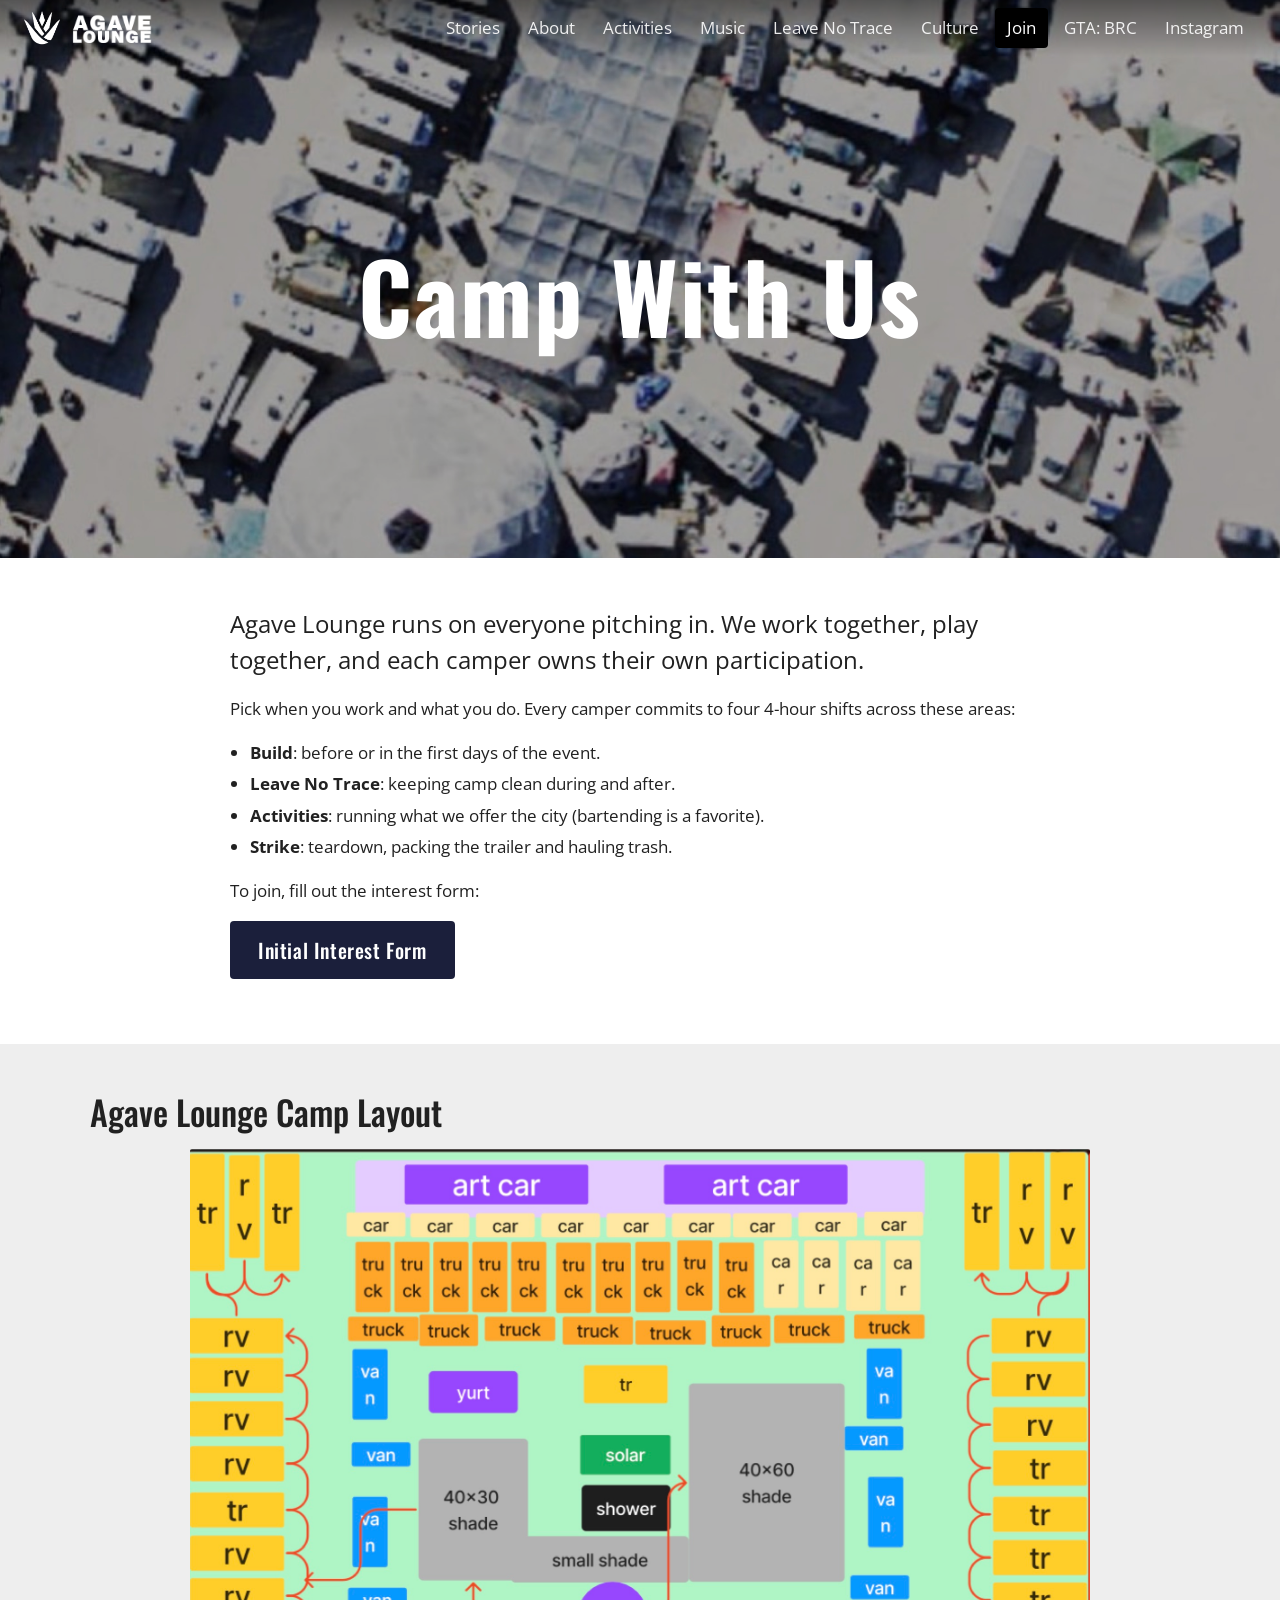
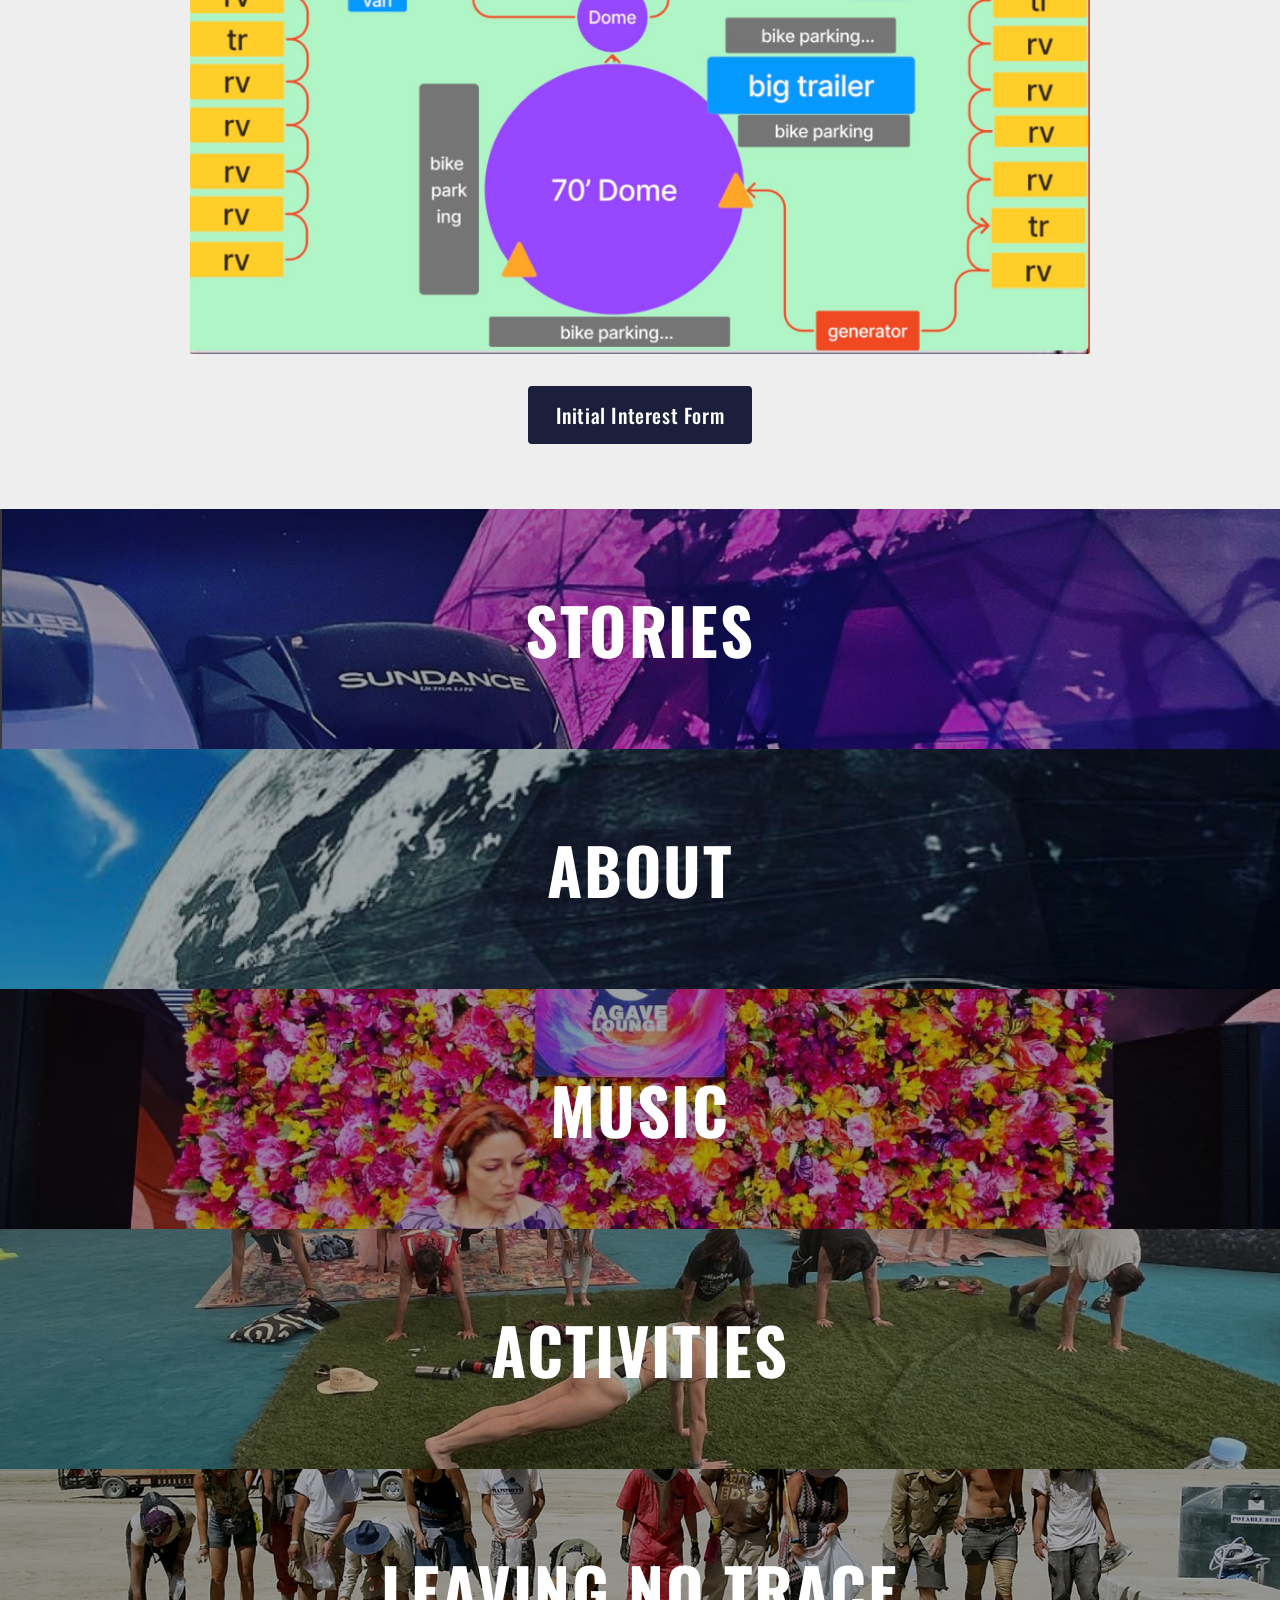
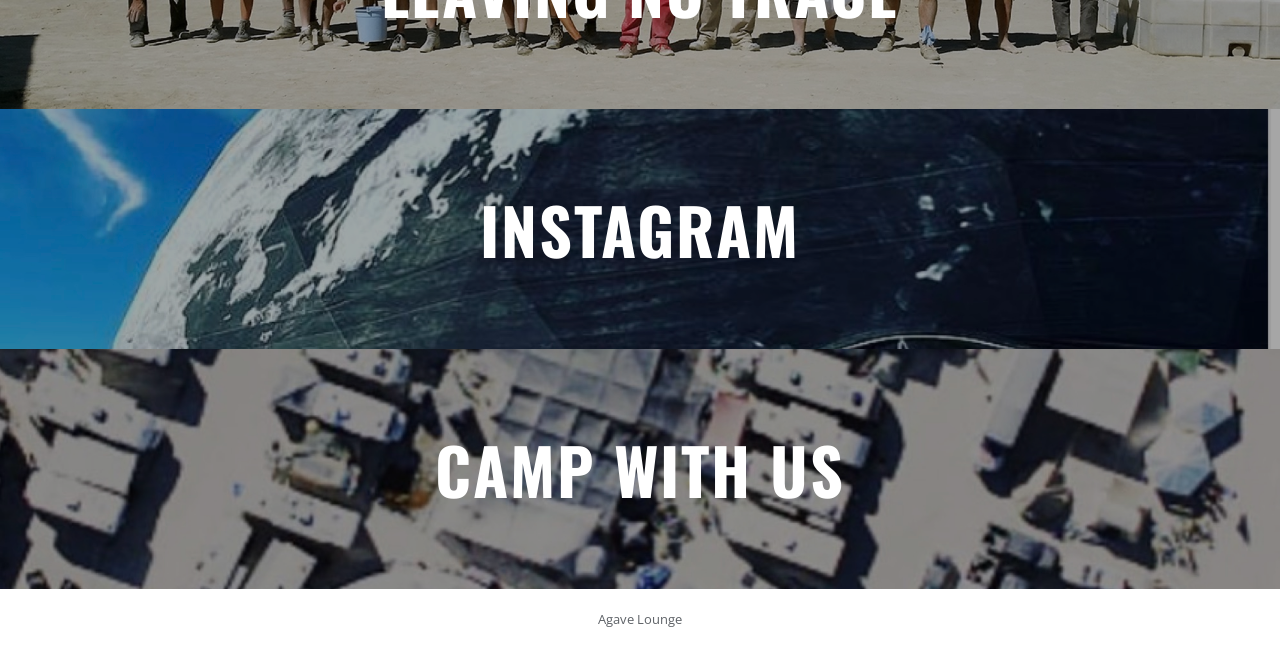
<file: join.html>
<!doctype html>
<html lang="en">
<head>
  <meta charset="utf-8">
  <meta name="viewport" content="width=device-width, initial-scale=1">
  <title>Join · Agave Lounge</title>
  <link rel="stylesheet" href="style.css">
</head>
<body>
  <section class="hero" style="background-image:url(assets/hero-join.jpg)">
    <h1>Camp with us</h1>
  </section>

  <section class="section">
    <div class="wrap narrow">
      <p class="lead">Agave Lounge runs on everyone pitching in. We work together, play together, and each camper owns their own participation.</p>
      <p>Pick when you work and what you do. Every camper commits to four 4-hour shifts across these areas:</p>
      <ul class="pill-list">
        <li><strong>Build</strong>: before or in the first days of the event.</li>
        <li><strong>Leave No Trace</strong>: keeping camp clean during and after.</li>
        <li><strong>Activities</strong>: running what we offer the city (bartending is a favorite).</li>
        <li><strong>Strike</strong>: teardown, packing the trailer and hauling trash.</li>
      </ul>
      <p>To join, fill out the interest form:</p>
      <p><a class="button" href="https://docs.google.com/forms/d/e/1FAIpQLSevuPwJ1F2sxzrIT0kaXVhoOXPOCLg2z3pZ13sup7wEM8HNiA/viewform?usp=sf_link" target="_blank" rel="noopener">Initial Interest Form</a></p>
    </div>
  </section>

  <section class="section band">
    <div class="wrap">
      <h2>Agave Lounge Camp Layout</h2>
      <figure class="photo poster"><img src="assets/camp-layout.jpg" alt="Camp layout map"></figure>
      <p style="text-align:center;margin-top:32px"><a class="button" href="https://docs.google.com/forms/d/e/1FAIpQLSevuPwJ1F2sxzrIT0kaXVhoOXPOCLg2z3pZ13sup7wEM8HNiA/viewform?usp=sf_link" target="_blank" rel="noopener">Initial Interest Form</a></p>
    </div>
  </section>

  <script src="site.js"></script>
</body>
</html>
</file>
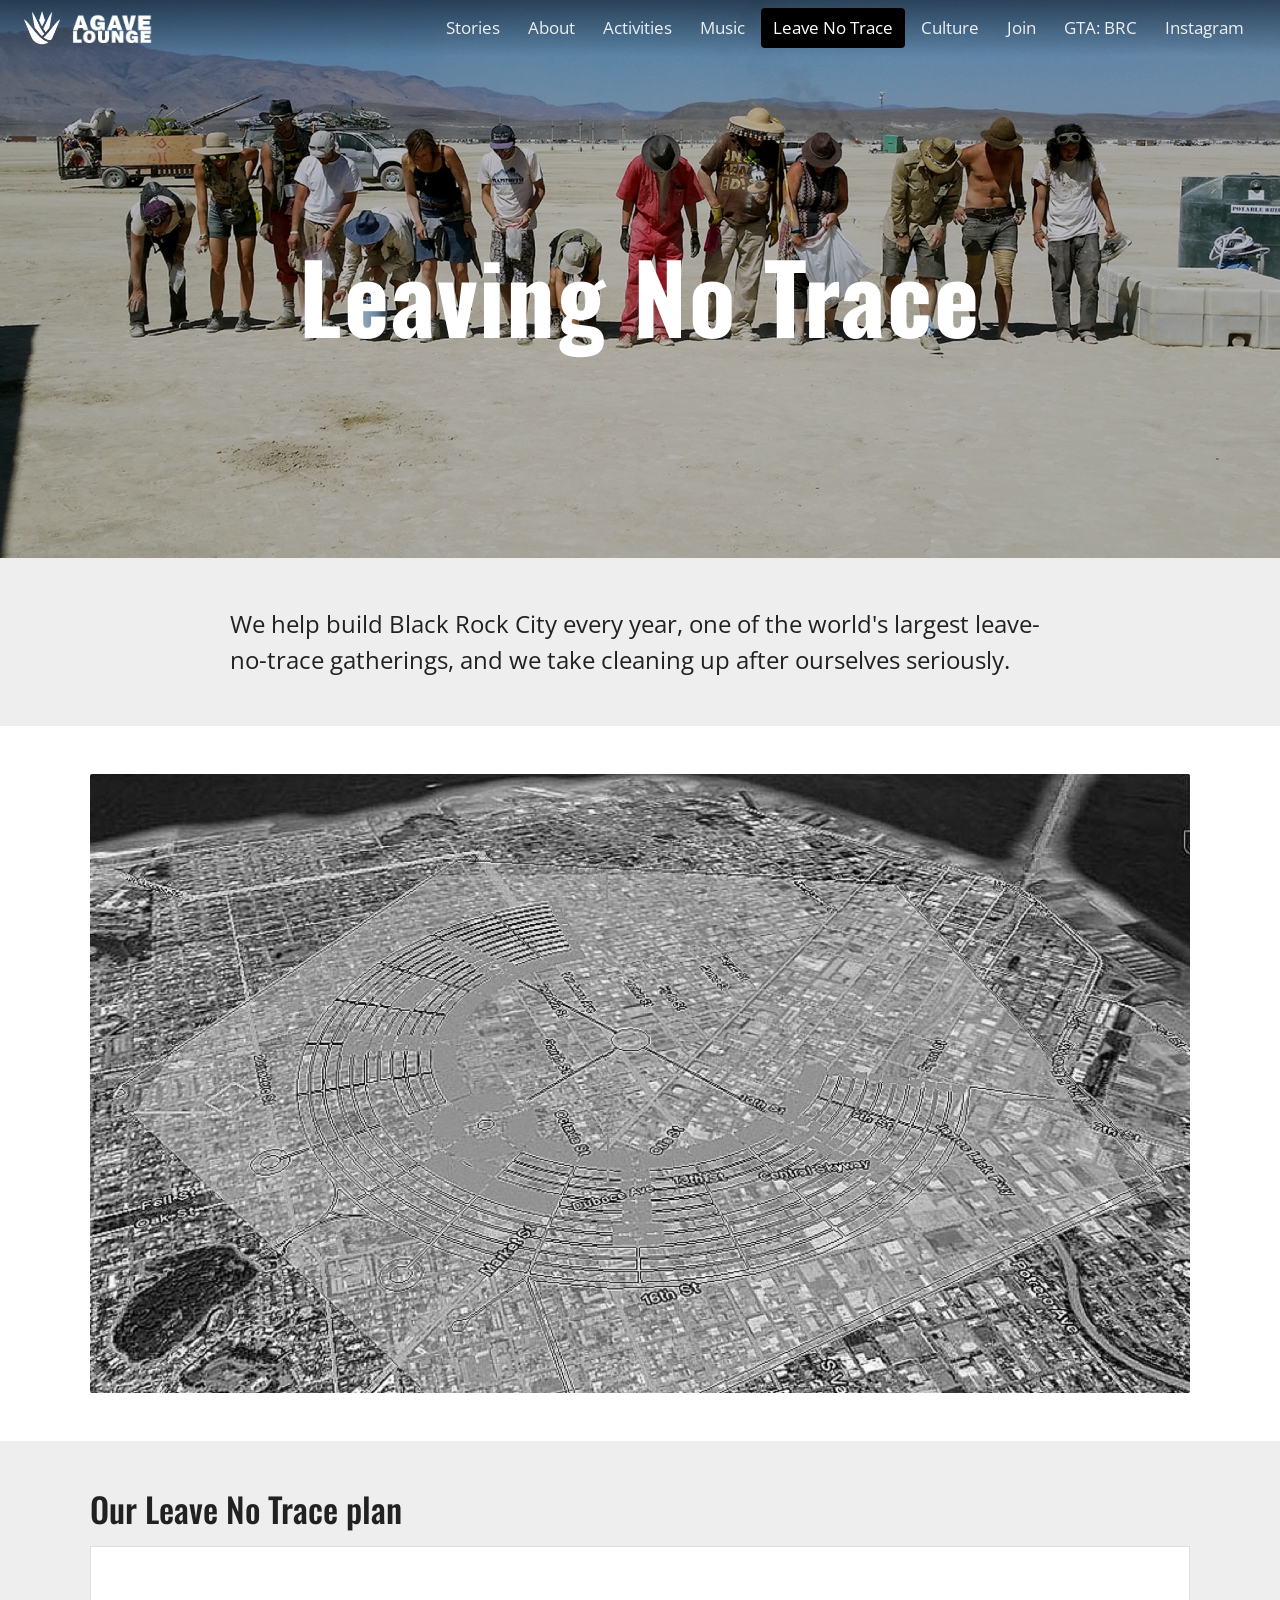
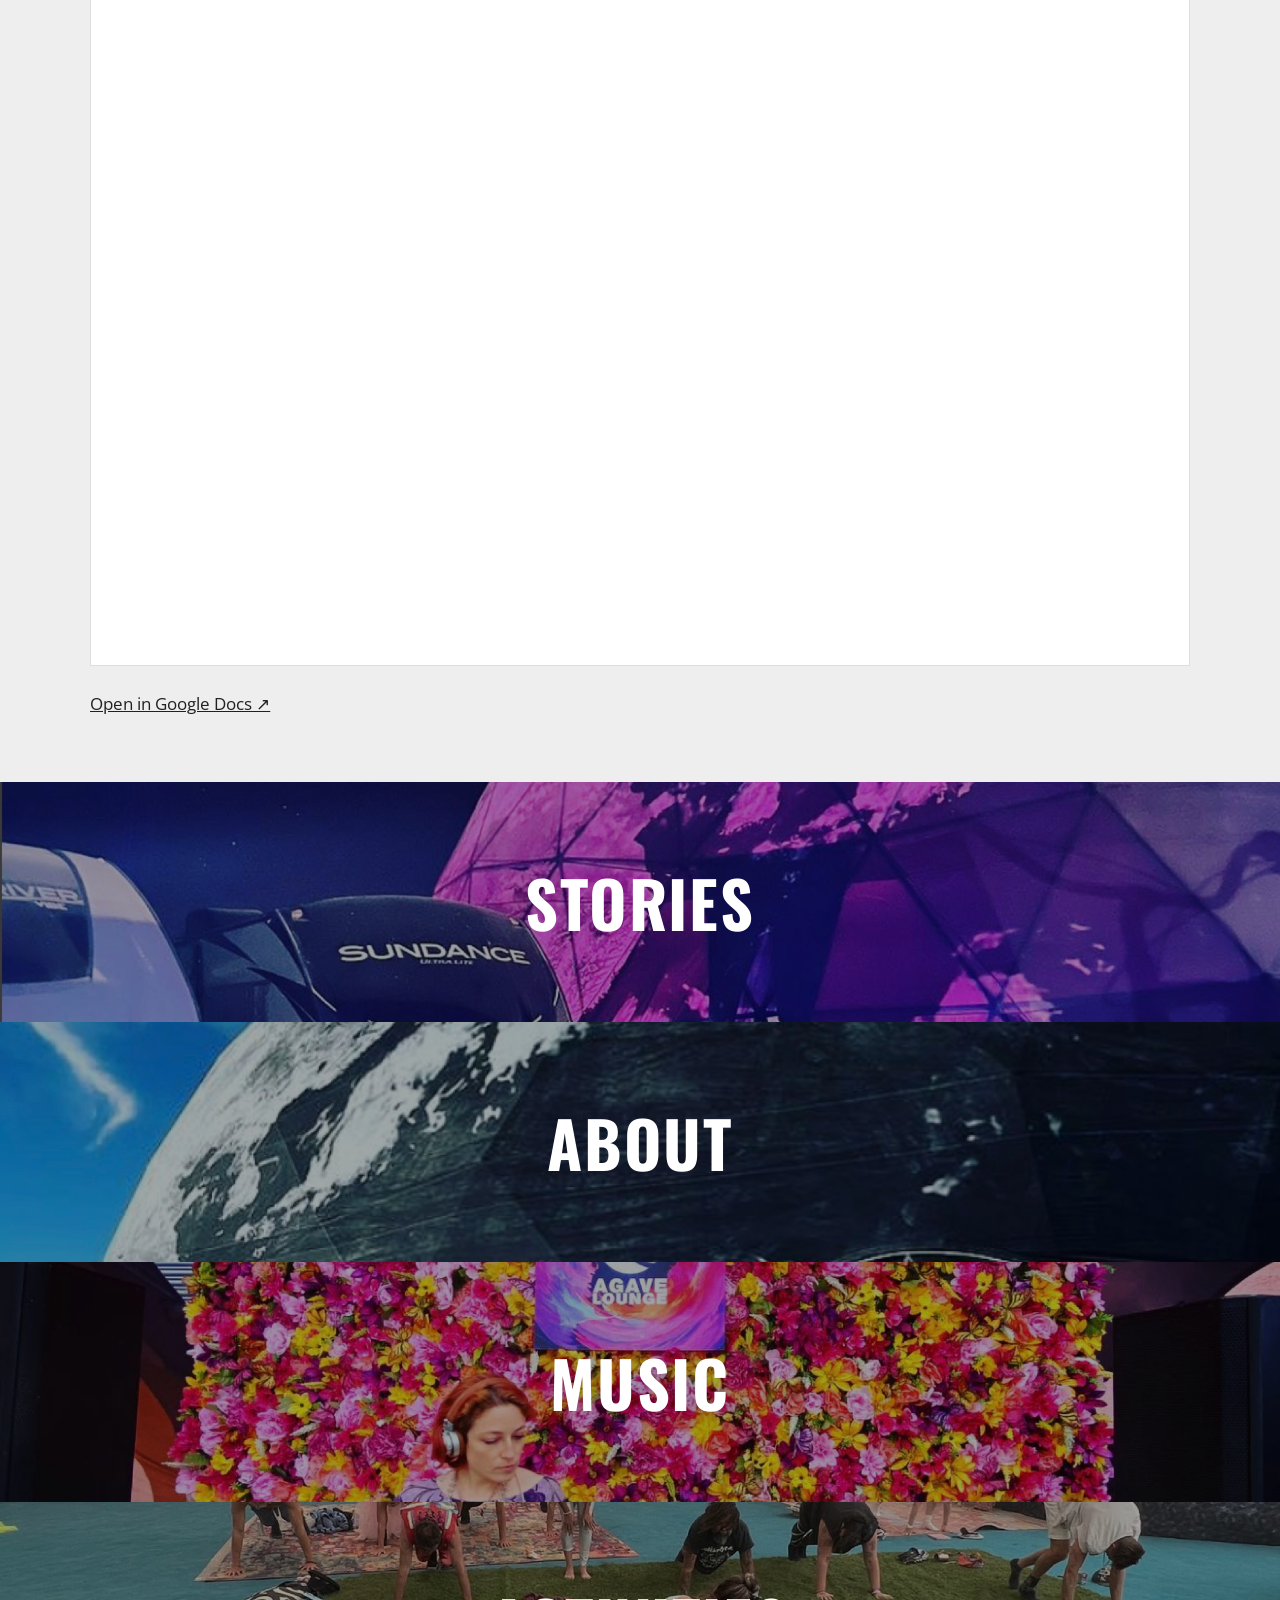
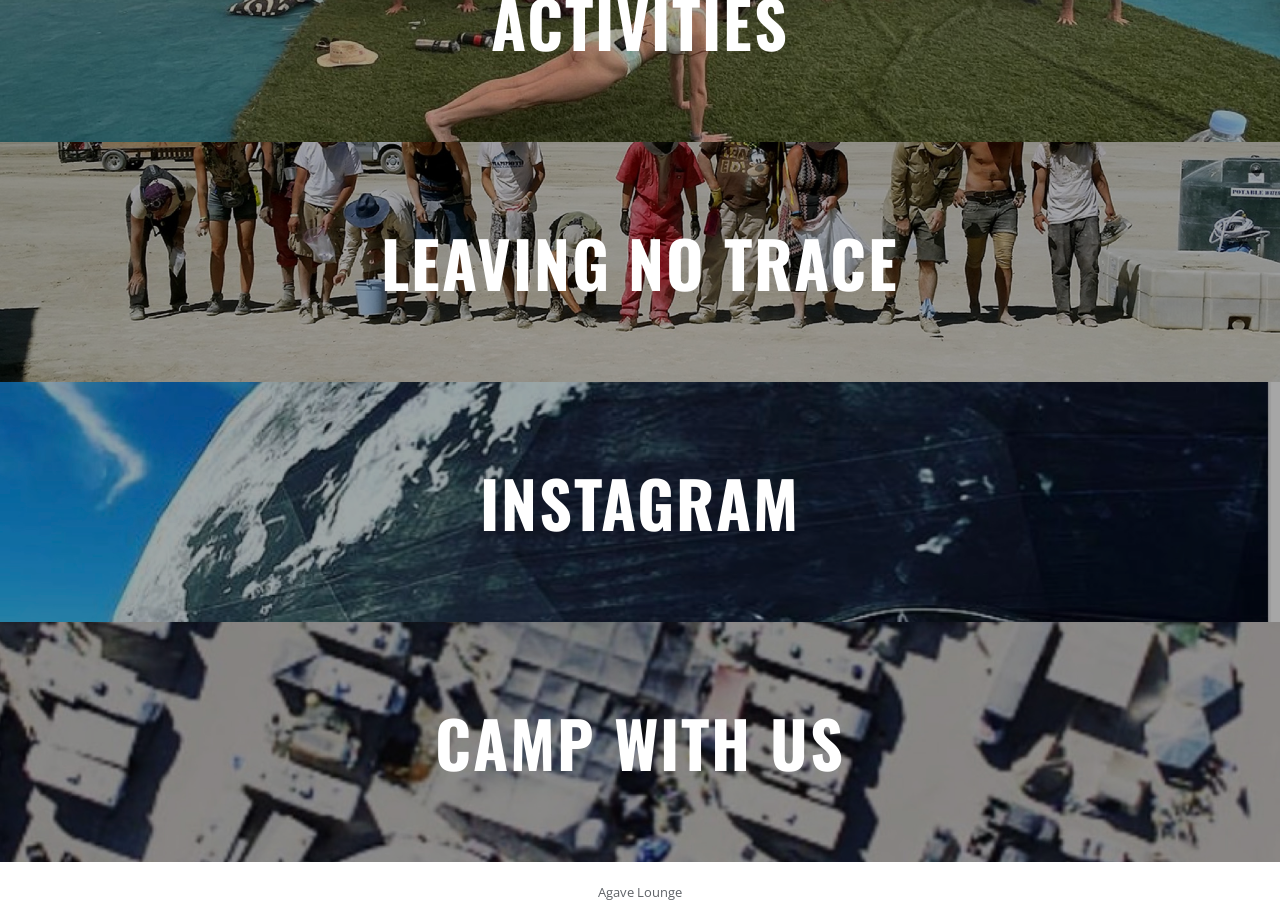
<file: leave-no-trace.html>
<!doctype html>
<html lang="en">
<head>
  <meta charset="utf-8">
  <meta name="viewport" content="width=device-width, initial-scale=1">
  <title>Leave No Trace · Agave Lounge</title>
  <link rel="stylesheet" href="style.css">
</head>
<body>
  <section class="hero" style="background-image:url(assets/hero-lnt.jpg)">
    <h1>Leaving No Trace</h1>
  </section>

  <section class="section band">
    <div class="wrap narrow">
      <p class="lead">We help build Black Rock City every year, one of the world's largest leave-no-trace gatherings, and we take cleaning up after ourselves seriously.</p>
    </div>
  </section>

  <section class="section">
    <div class="wrap grid one">
      <figure class="photo wide"><img src="assets/lnt-1.jpg" alt=""></figure>
    </div>
  </section>

  <section class="section band">
    <div class="wrap">
      <h2>Our Leave No Trace plan</h2>
      <iframe class="doc-embed" title="Leave No Trace plan" loading="lazy"
        src="https://docs.google.com/document/d/1ZxytTPumeLw_jDWZJAxp1VZ5_iLhG2ETqgIS68lss_A/preview"></iframe>
      <p><a href="https://drive.google.com/open?id=1ZxytTPumeLw_jDWZJAxp1VZ5_iLhG2ETqgIS68lss_A" target="_blank" rel="noopener">Open in Google Docs ↗</a></p>
    </div>
  </section>

  <script src="site.js"></script>
</body>
</html>
</file>
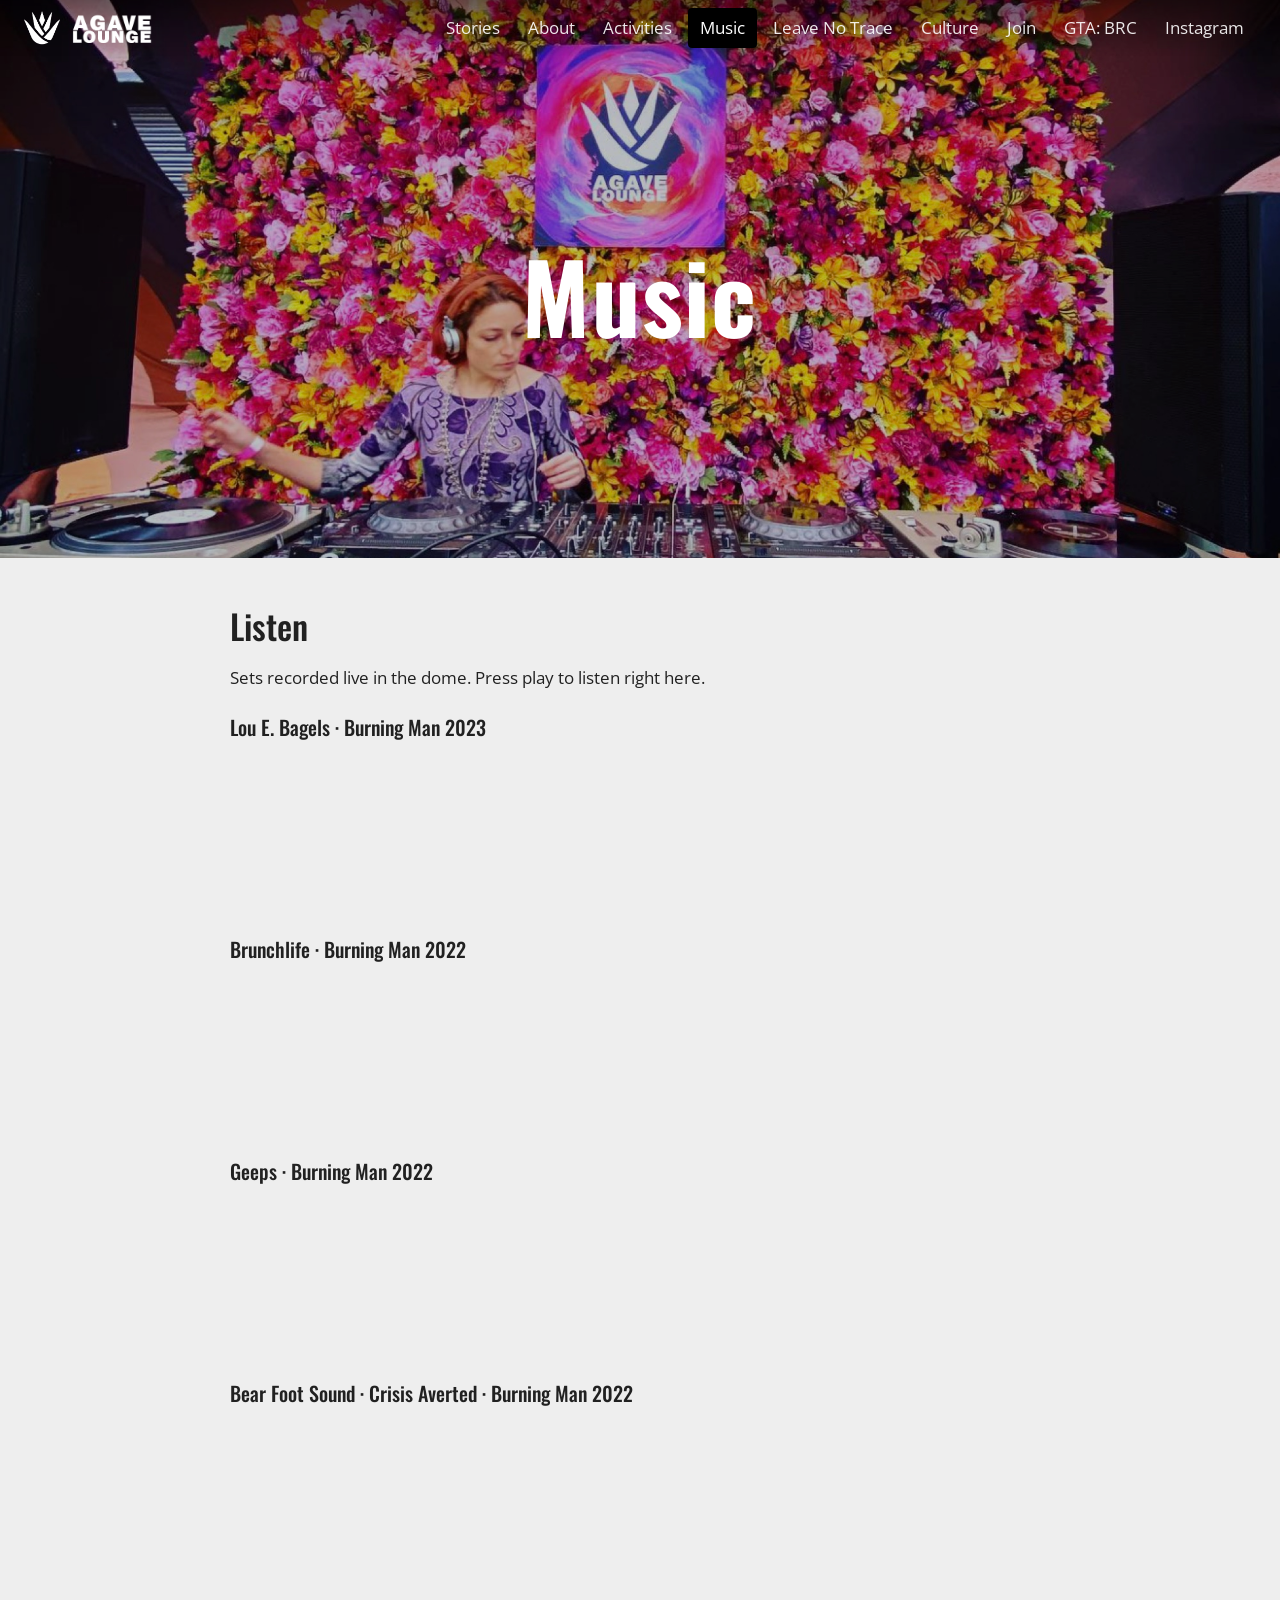
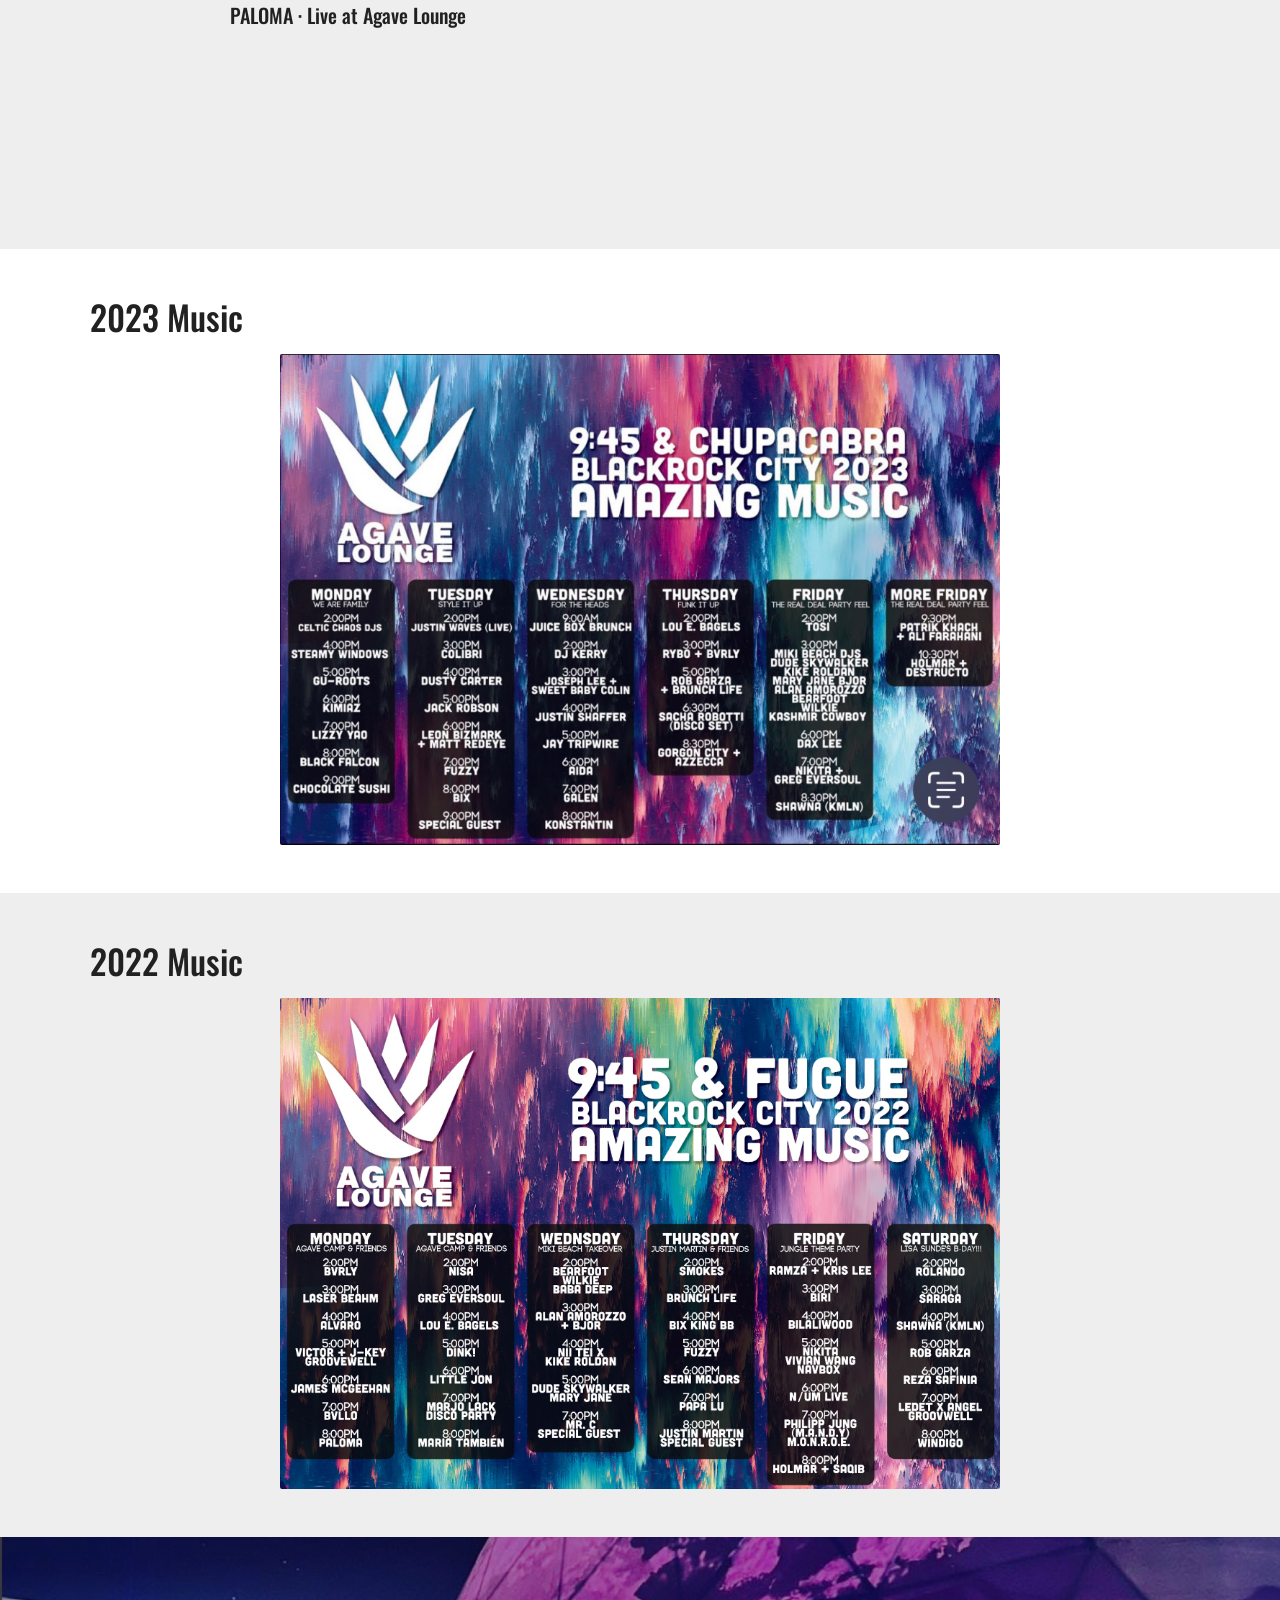
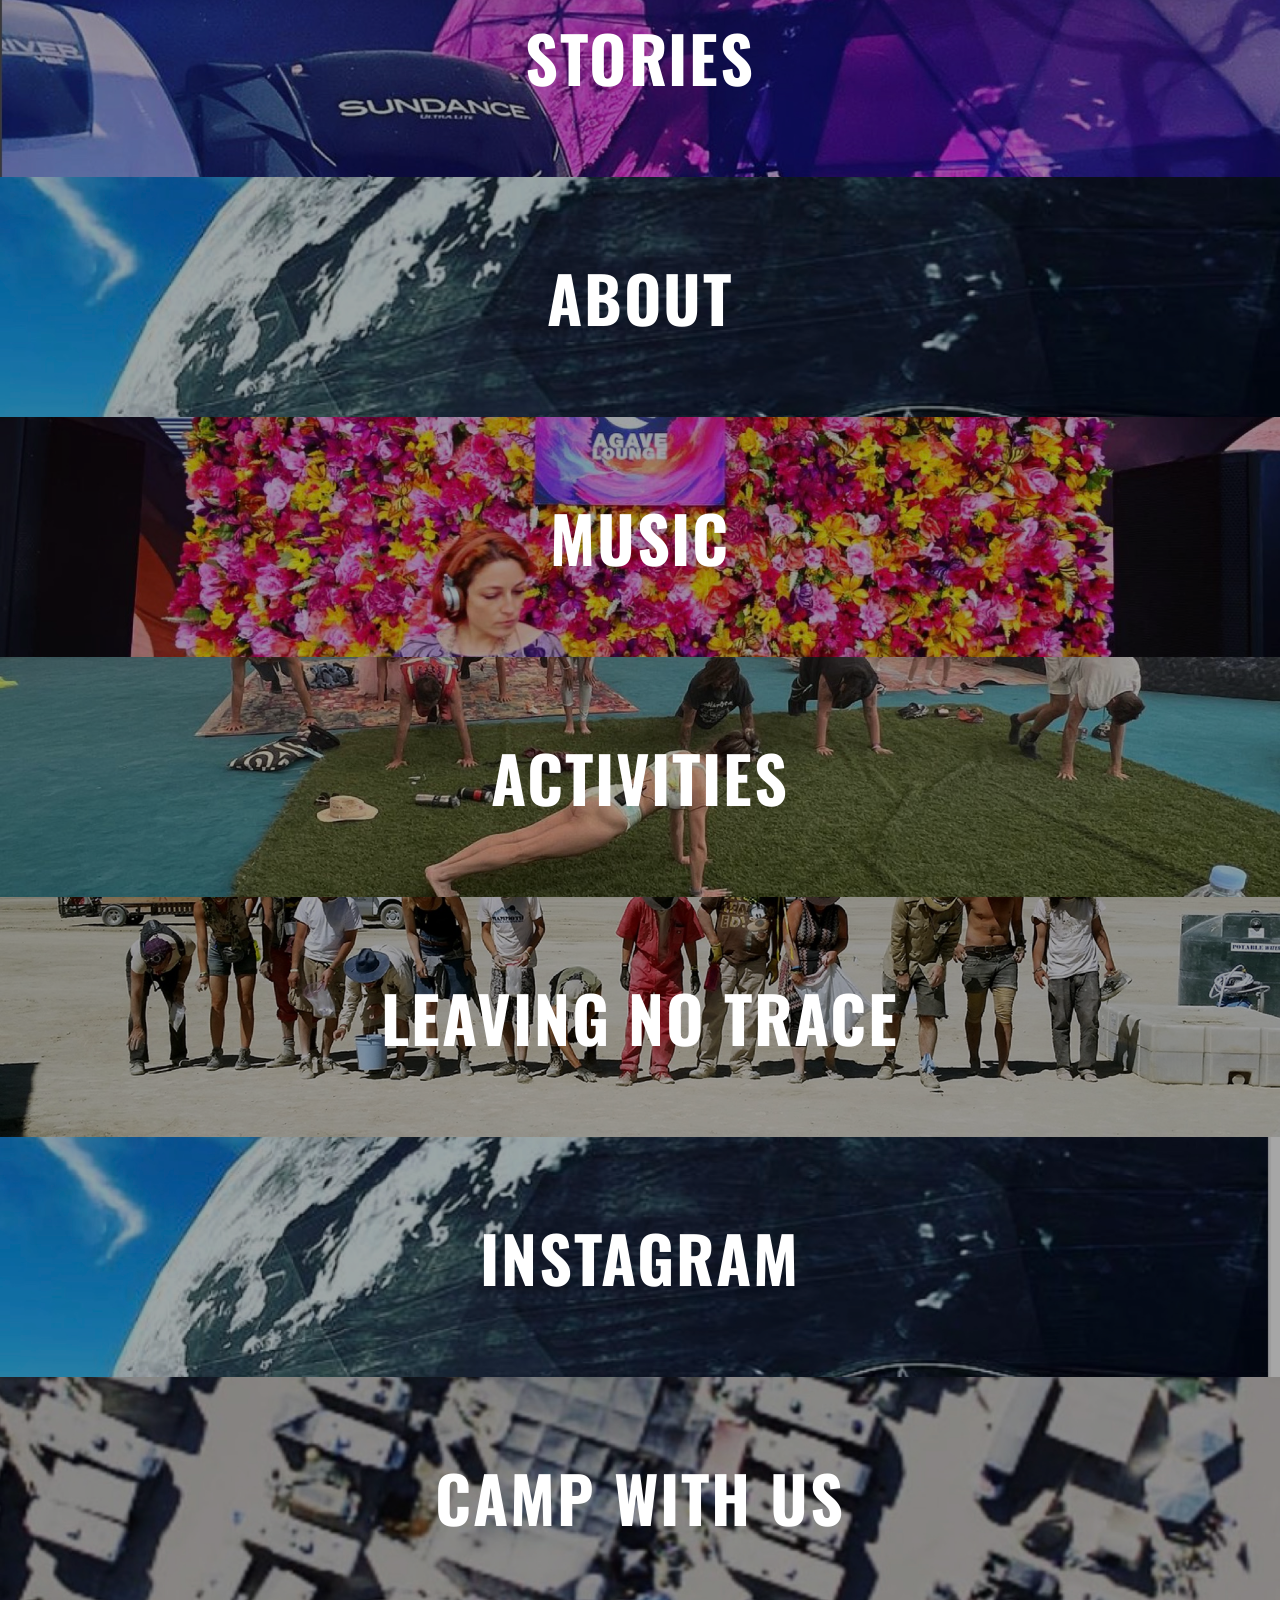
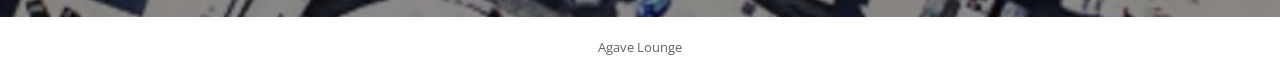
<file: music.html>
<!doctype html>
<html lang="en">
<head>
  <meta charset="utf-8">
  <meta name="viewport" content="width=device-width, initial-scale=1">
  <title>Music · Agave Lounge</title>
  <link rel="stylesheet" href="style.css">
</head>
<body>
  <section class="hero" style="background-image:url(assets/hero-music.jpg)">
    <h1>Music</h1>
  </section>

  <section class="section band">
    <div class="wrap narrow">
      <h2>Listen</h2>
      <p>Sets recorded live in the dome. Press play to listen right here.</p>
      <div class="tracks">
        <div class="track">
          <h3>Lou E. Bagels · Burning Man 2023</h3>
          <div class="player"><iframe title="Lou E. Bagels – Burning Man 2023 Agave Lounge" loading="lazy" allow="autoplay"
            src="https://w.soundcloud.com/player/?url=https%3A//api.soundcloud.com/tracks/1614650184&color=%231b1f3b&show_comments=false&show_reposts=false&visual=false"></iframe></div>
        </div>
        <div class="track">
          <h3>Brunchlife · Burning Man 2022</h3>
          <div class="player"><iframe title="Brunchlife – Live at Agave Lounge, Burning Man 2022" loading="lazy" allow="autoplay"
            src="https://w.soundcloud.com/player/?url=https%3A//api.soundcloud.com/tracks/1362864214&color=%231b1f3b&show_comments=false&show_reposts=false&visual=false"></iframe></div>
        </div>
        <div class="track">
          <h3>Geeps · Burning Man 2022</h3>
          <div class="player"><iframe title="Geeps – Burning Man 2022" loading="lazy" allow="autoplay"
            src="https://w.soundcloud.com/player/?url=https%3A//api.soundcloud.com/tracks/1343472679&color=%231b1f3b&show_comments=false&show_reposts=false&visual=false"></iframe></div>
        </div>
        <div class="track">
          <h3>Bear Foot Sound · Crisis Averted · Burning Man 2022</h3>
          <div class="player"><iframe title="Bear Foot Sound – Crisis Averted at Agave Lounge, Burning Man 2022" loading="lazy" allow="autoplay"
            src="https://w.soundcloud.com/player/?url=https%3A//api.soundcloud.com/tracks/1340877079&color=%231b1f3b&show_comments=false&show_reposts=false&visual=false"></iframe></div>
        </div>
        <div class="track">
          <h3>PALOMA · Live at Agave Lounge</h3>
          <div class="player"><iframe title="PALOMA – Burning Man Live at Agave Lounge" loading="lazy" allow="autoplay"
            src="https://w.soundcloud.com/player/?url=https%3A//api.soundcloud.com/tracks/1338929482&color=%231b1f3b&show_comments=false&show_reposts=false&visual=false"></iframe></div>
        </div>
      </div>
    </div>
  </section>

  <section class="section">
    <div class="wrap">
      <h2>2023 Music</h2>
      <figure class="photo poster" style="max-width:720px;margin:0 auto"><img src="assets/music-2023.jpg" alt="2023 DJ lineup"></figure>
    </div>
  </section>

  <section class="section band">
    <div class="wrap">
      <h2>2022 Music</h2>
      <figure class="photo poster" style="max-width:720px;margin:0 auto"><img src="assets/music-2022.jpg" alt="2022 DJ lineup"></figure>
    </div>
  </section>

  <script src="site.js"></script>
  <script src="https://w.soundcloud.com/player/api.js"></script>
  <script src="sc-player.js"></script>
</body>
</html>
</file>
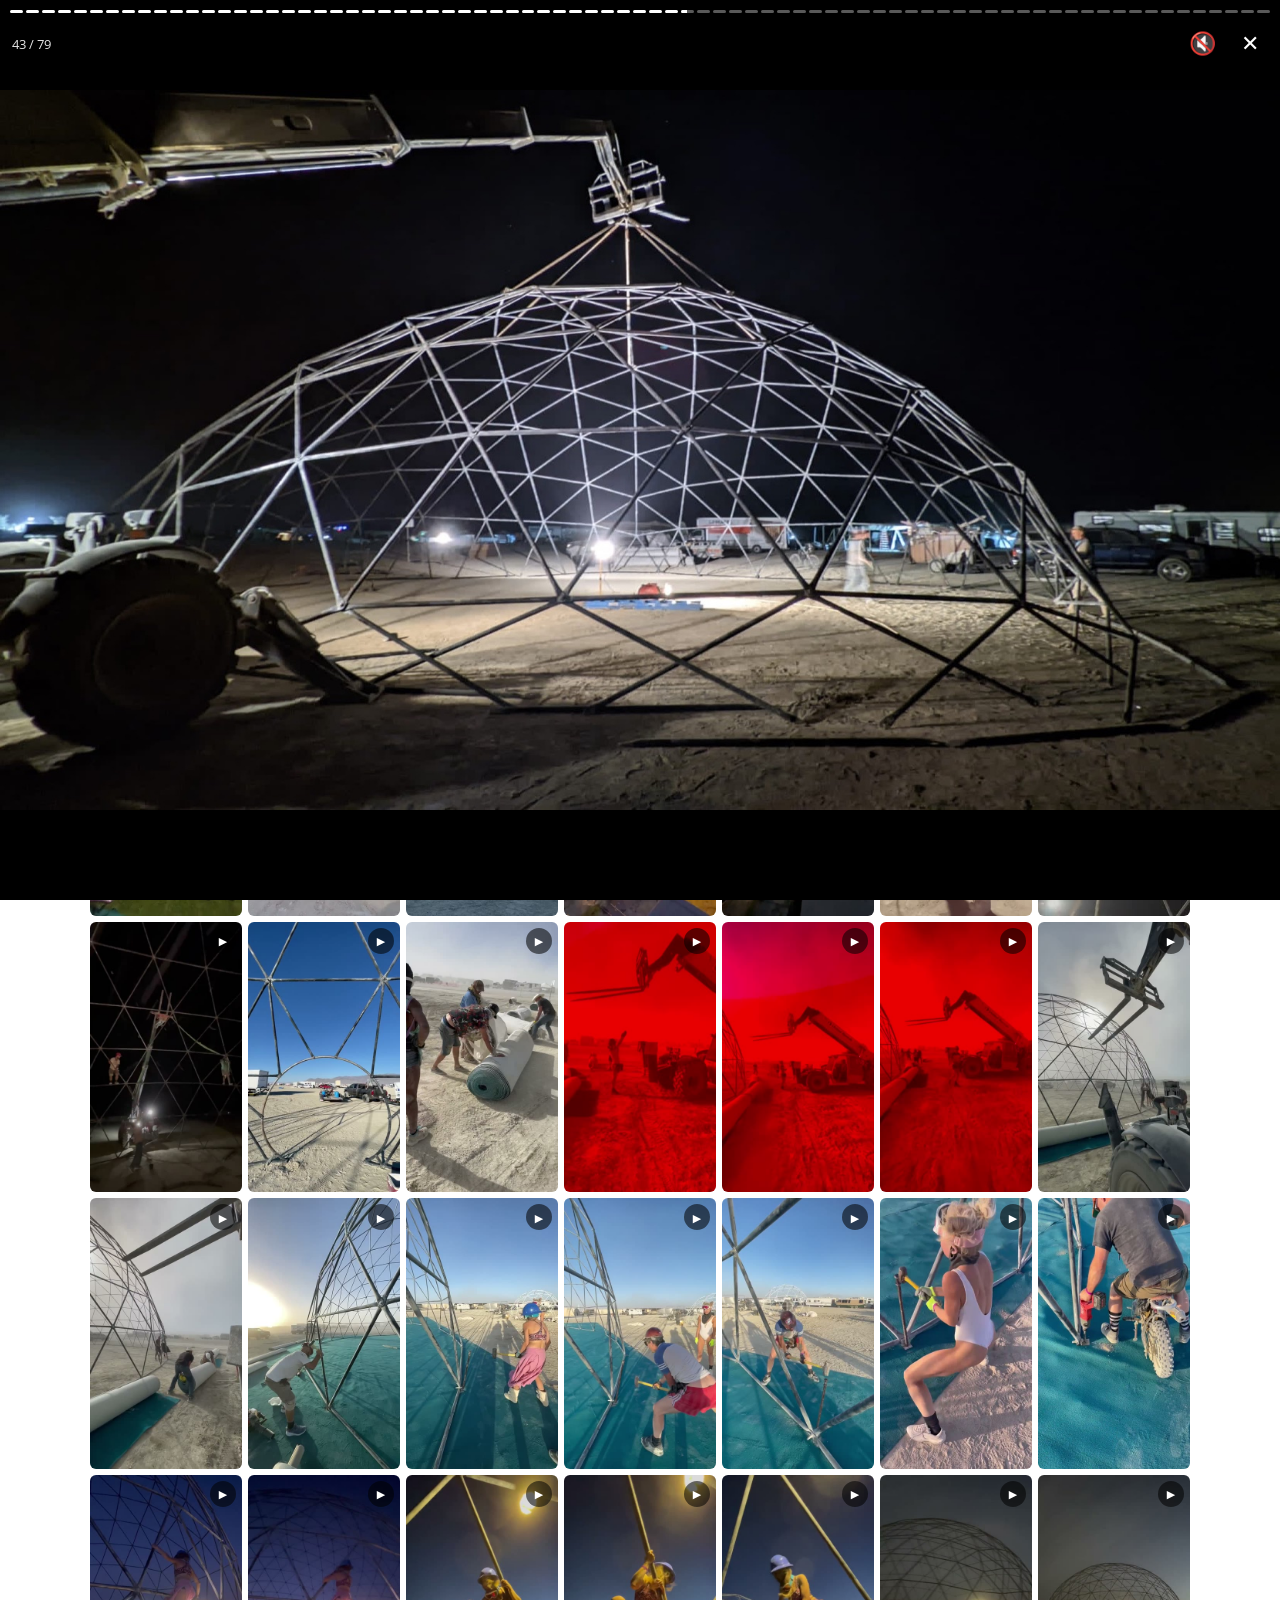
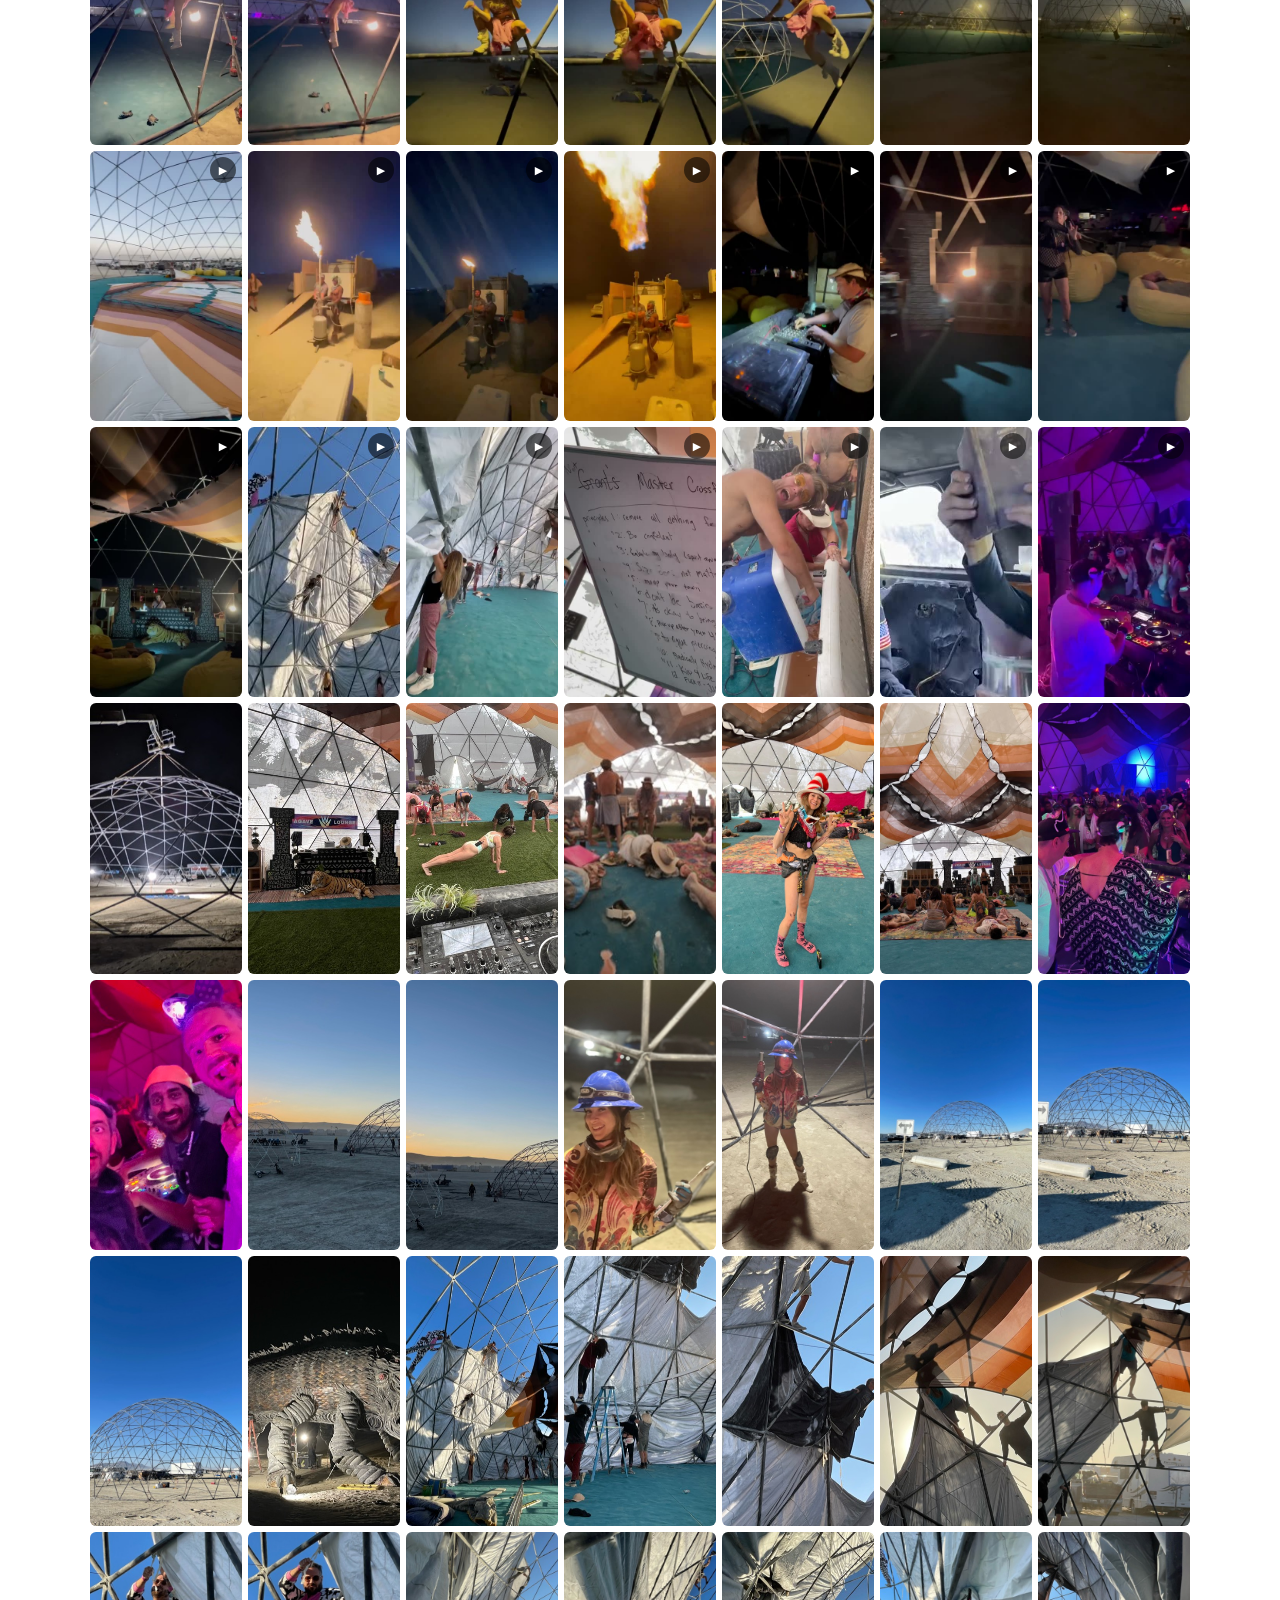
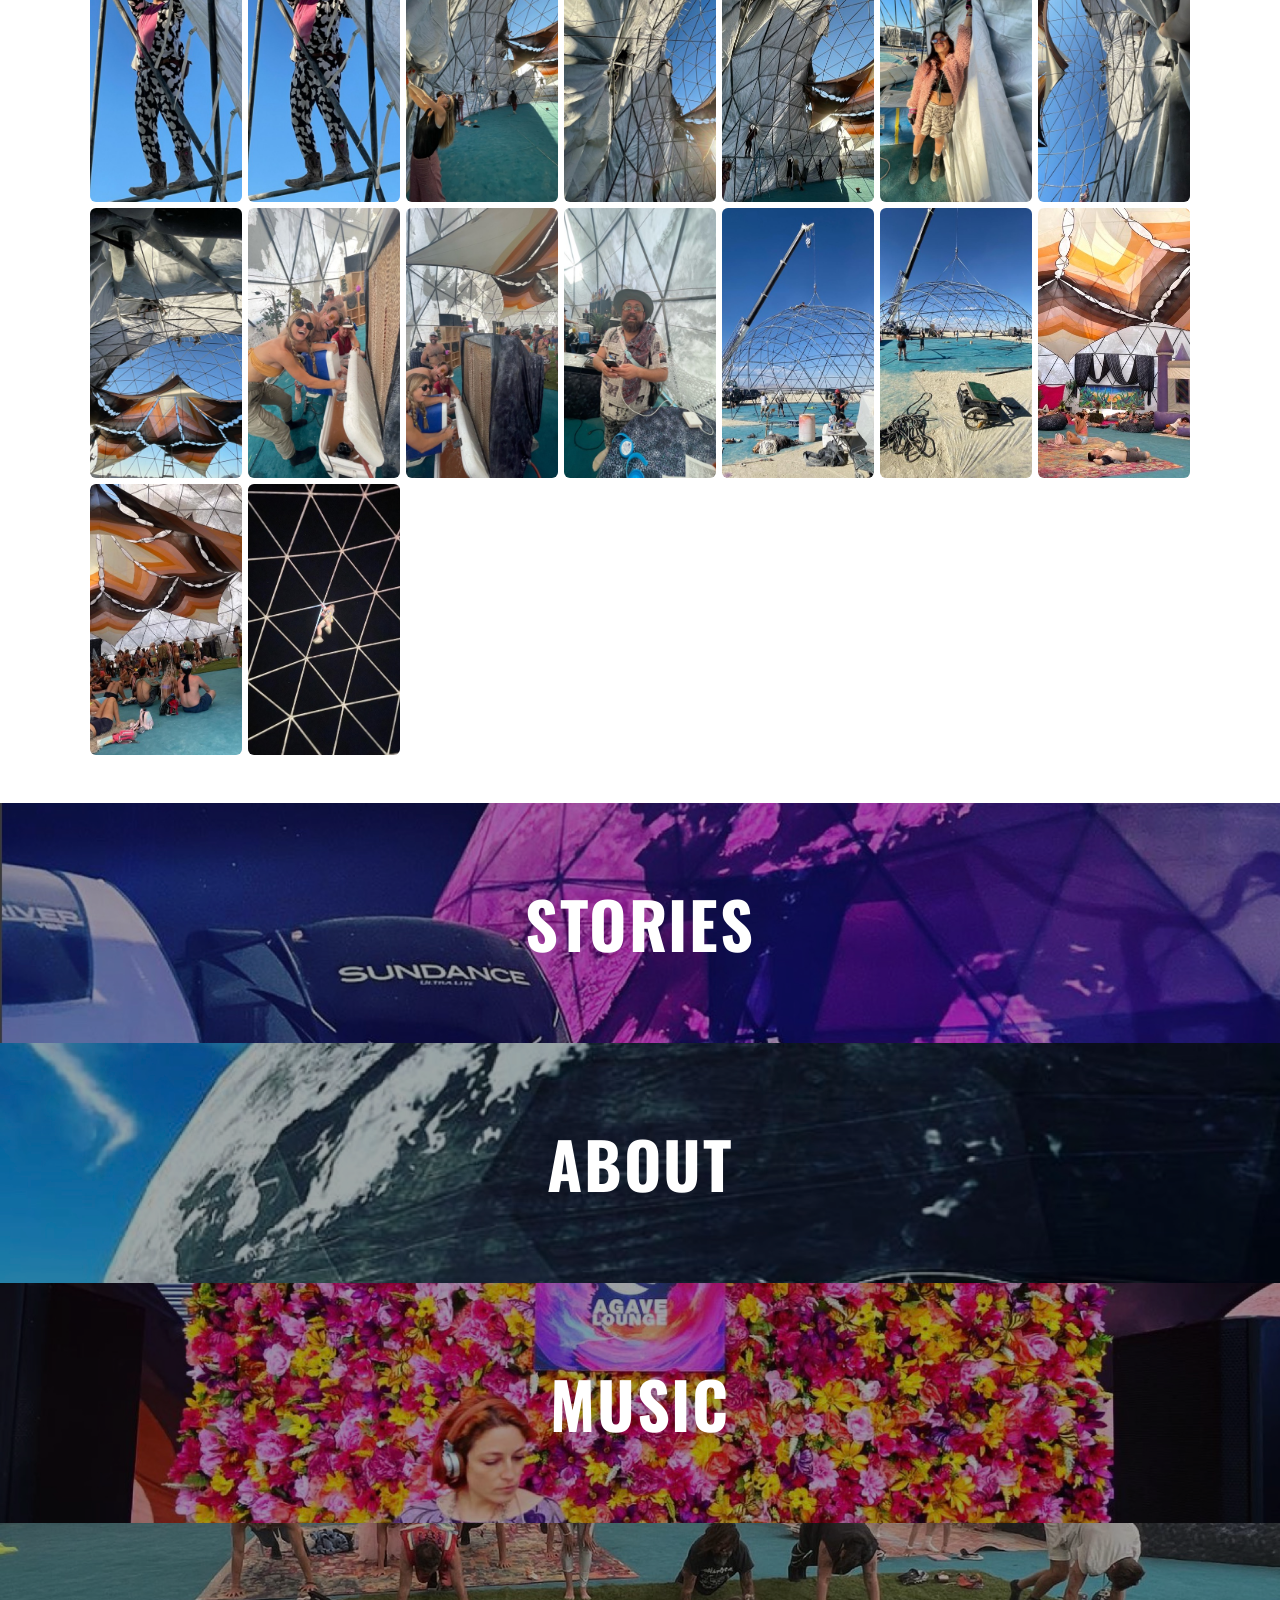
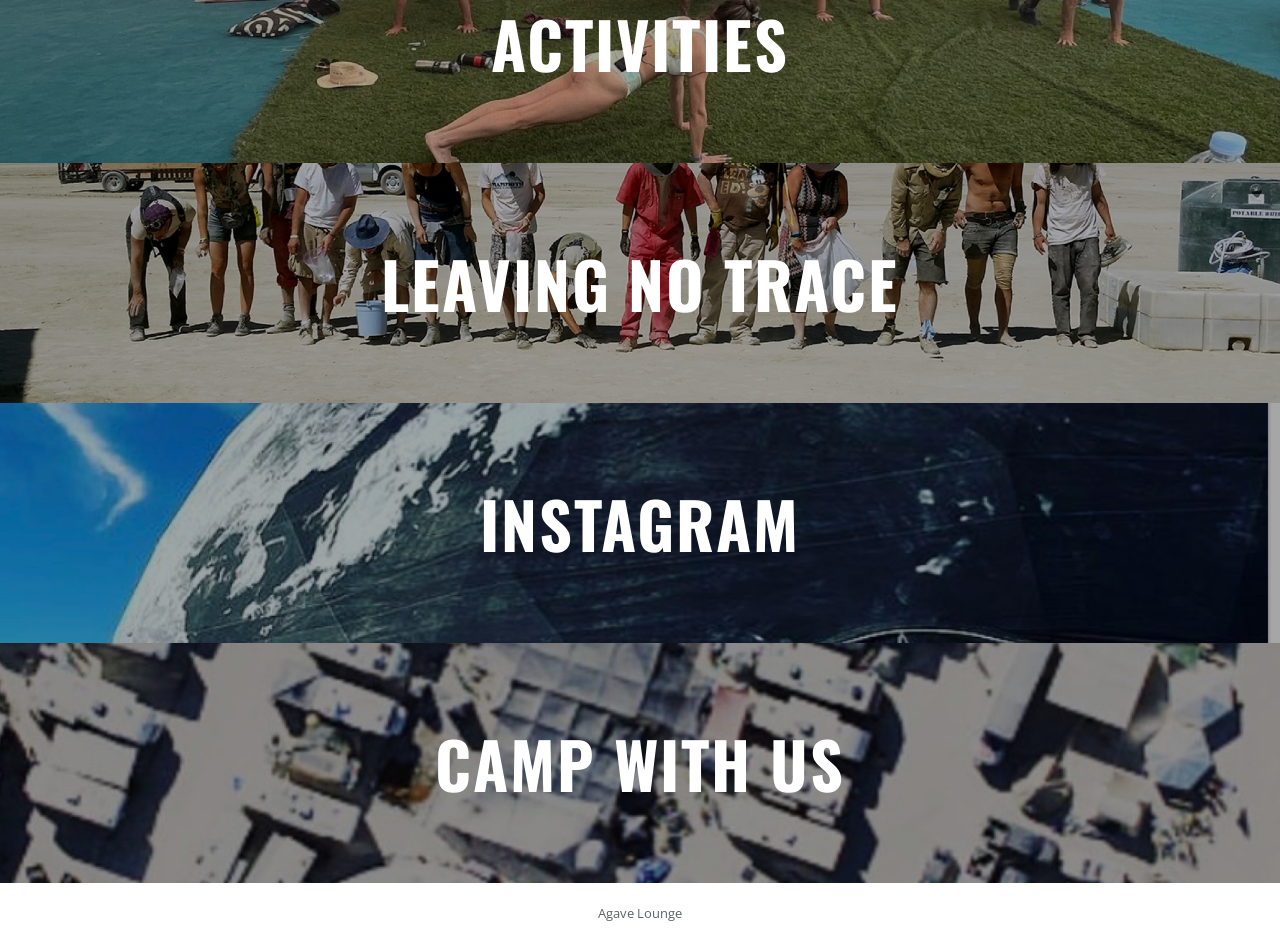
<file: stories.html>
<!doctype html>
<html lang="en">
<head>
  <meta charset="utf-8">
  <meta name="viewport" content="width=device-width, initial-scale=1">
  <title>Stories · Agave Lounge</title>
  <link rel="stylesheet" href="style.css">
</head>
<body>
  <section class="hero" style="background-image:url(assets/about-11.jpg)">
    <div>
      <h1>Stories</h1>
      <p><button class="button play-all" type="button">▶ Watch all</button></p>
    </div>
  </section>

  <section class="section">
    <div class="wrap">
      <p class="gallery-hint">Tap any photo or video to watch. Tap the right side for next, left for back, hold to pause.</p>
      <div class="story-grid">
        <a class="story-tile is-video" href="assets/gallery/5af13807-81ff-43b4-b33f-ea447df66689.mp4" data-type="video"><img src="assets/gallery/5af13807-81ff-43b4-b33f-ea447df66689-poster.jpg" alt="Video from Agave Lounge" loading="lazy"></a>
        <a class="story-tile is-video" href="assets/gallery/IMG_0514.mp4" data-type="video"><img src="assets/gallery/IMG_0514-poster.jpg" alt="Video from Agave Lounge" loading="lazy"></a>
        <a class="story-tile is-video" href="assets/gallery/IMG_8874.mp4" data-type="video"><img src="assets/gallery/IMG_8874-poster.jpg" alt="Video from Agave Lounge" loading="lazy"></a>
        <a class="story-tile is-video" href="assets/gallery/IMG_8877.mp4" data-type="video"><img src="assets/gallery/IMG_8877-poster.jpg" alt="Video from Agave Lounge" loading="lazy"></a>
        <a class="story-tile is-video" href="assets/gallery/IMG_8878.mp4" data-type="video"><img src="assets/gallery/IMG_8878-poster.jpg" alt="Video from Agave Lounge" loading="lazy"></a>
        <a class="story-tile is-video" href="assets/gallery/IMG_8884.mp4" data-type="video"><img src="assets/gallery/IMG_8884-poster.jpg" alt="Video from Agave Lounge" loading="lazy"></a>
        <a class="story-tile is-video" href="assets/gallery/IMG_8885.mp4" data-type="video"><img src="assets/gallery/IMG_8885-poster.jpg" alt="Video from Agave Lounge" loading="lazy"></a>
        <a class="story-tile is-video" href="assets/gallery/IMG_8886.mp4" data-type="video"><img src="assets/gallery/IMG_8886-poster.jpg" alt="Video from Agave Lounge" loading="lazy"></a>
        <a class="story-tile is-video" href="assets/gallery/IMG_8887.mp4" data-type="video"><img src="assets/gallery/IMG_8887-poster.jpg" alt="Video from Agave Lounge" loading="lazy"></a>
        <a class="story-tile is-video" href="assets/gallery/IMG_8891.mp4" data-type="video"><img src="assets/gallery/IMG_8891-poster.jpg" alt="Video from Agave Lounge" loading="lazy"></a>
        <a class="story-tile is-video" href="assets/gallery/IMG_8893.mp4" data-type="video"><img src="assets/gallery/IMG_8893-poster.jpg" alt="Video from Agave Lounge" loading="lazy"></a>
        <a class="story-tile is-video" href="assets/gallery/IMG_8894.mp4" data-type="video"><img src="assets/gallery/IMG_8894-poster.jpg" alt="Video from Agave Lounge" loading="lazy"></a>
        <a class="story-tile is-video" href="assets/gallery/IMG_8895.mp4" data-type="video"><img src="assets/gallery/IMG_8895-poster.jpg" alt="Video from Agave Lounge" loading="lazy"></a>
        <a class="story-tile is-video" href="assets/gallery/IMG_8896.mp4" data-type="video"><img src="assets/gallery/IMG_8896-poster.jpg" alt="Video from Agave Lounge" loading="lazy"></a>
        <a class="story-tile is-video" href="assets/gallery/IMG_8897.mp4" data-type="video"><img src="assets/gallery/IMG_8897-poster.jpg" alt="Video from Agave Lounge" loading="lazy"></a>
        <a class="story-tile is-video" href="assets/gallery/IMG_8900.mp4" data-type="video"><img src="assets/gallery/IMG_8900-poster.jpg" alt="Video from Agave Lounge" loading="lazy"></a>
        <a class="story-tile is-video" href="assets/gallery/IMG_8901.mp4" data-type="video"><img src="assets/gallery/IMG_8901-poster.jpg" alt="Video from Agave Lounge" loading="lazy"></a>
        <a class="story-tile is-video" href="assets/gallery/IMG_8902.mp4" data-type="video"><img src="assets/gallery/IMG_8902-poster.jpg" alt="Video from Agave Lounge" loading="lazy"></a>
        <a class="story-tile is-video" href="assets/gallery/IMG_8903.mp4" data-type="video"><img src="assets/gallery/IMG_8903-poster.jpg" alt="Video from Agave Lounge" loading="lazy"></a>
        <a class="story-tile is-video" href="assets/gallery/IMG_8904.mp4" data-type="video"><img src="assets/gallery/IMG_8904-poster.jpg" alt="Video from Agave Lounge" loading="lazy"></a>
        <a class="story-tile is-video" href="assets/gallery/IMG_8905.mp4" data-type="video"><img src="assets/gallery/IMG_8905-poster.jpg" alt="Video from Agave Lounge" loading="lazy"></a>
        <a class="story-tile is-video" href="assets/gallery/IMG_8906.mp4" data-type="video"><img src="assets/gallery/IMG_8906-poster.jpg" alt="Video from Agave Lounge" loading="lazy"></a>
        <a class="story-tile is-video" href="assets/gallery/IMG_8907.mp4" data-type="video"><img src="assets/gallery/IMG_8907-poster.jpg" alt="Video from Agave Lounge" loading="lazy"></a>
        <a class="story-tile is-video" href="assets/gallery/IMG_8908.mp4" data-type="video"><img src="assets/gallery/IMG_8908-poster.jpg" alt="Video from Agave Lounge" loading="lazy"></a>
        <a class="story-tile is-video" href="assets/gallery/IMG_8909.mp4" data-type="video"><img src="assets/gallery/IMG_8909-poster.jpg" alt="Video from Agave Lounge" loading="lazy"></a>
        <a class="story-tile is-video" href="assets/gallery/IMG_8910.mp4" data-type="video"><img src="assets/gallery/IMG_8910-poster.jpg" alt="Video from Agave Lounge" loading="lazy"></a>
        <a class="story-tile is-video" href="assets/gallery/IMG_8911.mp4" data-type="video"><img src="assets/gallery/IMG_8911-poster.jpg" alt="Video from Agave Lounge" loading="lazy"></a>
        <a class="story-tile is-video" href="assets/gallery/IMG_8912.mp4" data-type="video"><img src="assets/gallery/IMG_8912-poster.jpg" alt="Video from Agave Lounge" loading="lazy"></a>
        <a class="story-tile is-video" href="assets/gallery/IMG_8914.mp4" data-type="video"><img src="assets/gallery/IMG_8914-poster.jpg" alt="Video from Agave Lounge" loading="lazy"></a>
        <a class="story-tile is-video" href="assets/gallery/IMG_8915.mp4" data-type="video"><img src="assets/gallery/IMG_8915-poster.jpg" alt="Video from Agave Lounge" loading="lazy"></a>
        <a class="story-tile is-video" href="assets/gallery/IMG_8916.mp4" data-type="video"><img src="assets/gallery/IMG_8916-poster.jpg" alt="Video from Agave Lounge" loading="lazy"></a>
        <a class="story-tile is-video" href="assets/gallery/IMG_8917.mp4" data-type="video"><img src="assets/gallery/IMG_8917-poster.jpg" alt="Video from Agave Lounge" loading="lazy"></a>
        <a class="story-tile is-video" href="assets/gallery/IMG_8918.mp4" data-type="video"><img src="assets/gallery/IMG_8918-poster.jpg" alt="Video from Agave Lounge" loading="lazy"></a>
        <a class="story-tile is-video" href="assets/gallery/IMG_8919.mp4" data-type="video"><img src="assets/gallery/IMG_8919-poster.jpg" alt="Video from Agave Lounge" loading="lazy"></a>
        <a class="story-tile is-video" href="assets/gallery/IMG_8920.mp4" data-type="video"><img src="assets/gallery/IMG_8920-poster.jpg" alt="Video from Agave Lounge" loading="lazy"></a>
        <a class="story-tile is-video" href="assets/gallery/IMG_8921.mp4" data-type="video"><img src="assets/gallery/IMG_8921-poster.jpg" alt="Video from Agave Lounge" loading="lazy"></a>
        <a class="story-tile is-video" href="assets/gallery/IMG_8924.mp4" data-type="video"><img src="assets/gallery/IMG_8924-poster.jpg" alt="Video from Agave Lounge" loading="lazy"></a>
        <a class="story-tile is-video" href="assets/gallery/IMG_8937.mp4" data-type="video"><img src="assets/gallery/IMG_8937-poster.jpg" alt="Video from Agave Lounge" loading="lazy"></a>
        <a class="story-tile is-video" href="assets/gallery/IMG_8938.mp4" data-type="video"><img src="assets/gallery/IMG_8938-poster.jpg" alt="Video from Agave Lounge" loading="lazy"></a>
        <a class="story-tile is-video" href="assets/gallery/IMG_8953.mp4" data-type="video"><img src="assets/gallery/IMG_8953-poster.jpg" alt="Video from Agave Lounge" loading="lazy"></a>
        <a class="story-tile is-video" href="assets/gallery/IMG_9271.mp4" data-type="video"><img src="assets/gallery/IMG_9271-poster.jpg" alt="Video from Agave Lounge" loading="lazy"></a>
        <a class="story-tile is-video" href="assets/gallery/ee6ae915-5b54-4333-9286-f8c13eb5af01.mp4" data-type="video"><img src="assets/gallery/ee6ae915-5b54-4333-9286-f8c13eb5af01-poster.jpg" alt="Video from Agave Lounge" loading="lazy"></a>
        <a class="story-tile" href="assets/gallery/15ef1cbf-2a56-4e90-9c2d-cb195bf57582.jpg" data-type="photo"><img src="assets/gallery/15ef1cbf-2a56-4e90-9c2d-cb195bf57582-thumb.jpg" alt="Photo from Agave Lounge" loading="lazy"></a>
        <a class="story-tile" href="assets/gallery/39600020-63c8-4453-8997-7b0fa71c8af0.jpg" data-type="photo"><img src="assets/gallery/39600020-63c8-4453-8997-7b0fa71c8af0-thumb.jpg" alt="Photo from Agave Lounge" loading="lazy"></a>
        <a class="story-tile" href="assets/gallery/770982f9-7399-4ff2-8888-eaf620ce2e4d.jpg" data-type="photo"><img src="assets/gallery/770982f9-7399-4ff2-8888-eaf620ce2e4d-thumb.jpg" alt="Photo from Agave Lounge" loading="lazy"></a>
        <a class="story-tile" href="assets/gallery/7ef44460-d908-45c0-96b1-0c767dae9c32.jpg" data-type="photo"><img src="assets/gallery/7ef44460-d908-45c0-96b1-0c767dae9c32-thumb.jpg" alt="Photo from Agave Lounge" loading="lazy"></a>
        <a class="story-tile" href="assets/gallery/898cd800-9d3f-4adb-a981-5887291d2c6a.jpg" data-type="photo"><img src="assets/gallery/898cd800-9d3f-4adb-a981-5887291d2c6a-thumb.jpg" alt="Photo from Agave Lounge" loading="lazy"></a>
        <a class="story-tile" href="assets/gallery/8f633307-951a-4c59-b39b-630c26461e1a.jpg" data-type="photo"><img src="assets/gallery/8f633307-951a-4c59-b39b-630c26461e1a-thumb.jpg" alt="Photo from Agave Lounge" loading="lazy"></a>
        <a class="story-tile" href="assets/gallery/9178e1fc-be2a-4024-90ff-ac0d5168b80a.jpg" data-type="photo"><img src="assets/gallery/9178e1fc-be2a-4024-90ff-ac0d5168b80a-thumb.jpg" alt="Photo from Agave Lounge" loading="lazy"></a>
        <a class="story-tile" href="assets/gallery/IMG_3491.jpg" data-type="photo"><img src="assets/gallery/IMG_3491-thumb.jpg" alt="Photo from Agave Lounge" loading="lazy"></a>
        <a class="story-tile" href="assets/gallery/IMG_8875.jpg" data-type="photo"><img src="assets/gallery/IMG_8875-thumb.jpg" alt="Photo from Agave Lounge" loading="lazy"></a>
        <a class="story-tile" href="assets/gallery/IMG_8876.jpg" data-type="photo"><img src="assets/gallery/IMG_8876-thumb.jpg" alt="Photo from Agave Lounge" loading="lazy"></a>
        <a class="story-tile" href="assets/gallery/IMG_8880.jpg" data-type="photo"><img src="assets/gallery/IMG_8880-thumb.jpg" alt="Photo from Agave Lounge" loading="lazy"></a>
        <a class="story-tile" href="assets/gallery/IMG_8882.jpg" data-type="photo"><img src="assets/gallery/IMG_8882-thumb.jpg" alt="Photo from Agave Lounge" loading="lazy"></a>
        <a class="story-tile" href="assets/gallery/IMG_8888.jpg" data-type="photo"><img src="assets/gallery/IMG_8888-thumb.jpg" alt="Photo from Agave Lounge" loading="lazy"></a>
        <a class="story-tile" href="assets/gallery/IMG_8889.jpg" data-type="photo"><img src="assets/gallery/IMG_8889-thumb.jpg" alt="Photo from Agave Lounge" loading="lazy"></a>
        <a class="story-tile" href="assets/gallery/IMG_8890.jpg" data-type="photo"><img src="assets/gallery/IMG_8890-thumb.jpg" alt="Photo from Agave Lounge" loading="lazy"></a>
        <a class="story-tile" href="assets/gallery/IMG_8922.jpg" data-type="photo"><img src="assets/gallery/IMG_8922-thumb.jpg" alt="Photo from Agave Lounge" loading="lazy"></a>
        <a class="story-tile" href="assets/gallery/IMG_8923.jpg" data-type="photo"><img src="assets/gallery/IMG_8923-thumb.jpg" alt="Photo from Agave Lounge" loading="lazy"></a>
        <a class="story-tile" href="assets/gallery/IMG_8925.jpg" data-type="photo"><img src="assets/gallery/IMG_8925-thumb.jpg" alt="Photo from Agave Lounge" loading="lazy"></a>
        <a class="story-tile" href="assets/gallery/IMG_8926.jpg" data-type="photo"><img src="assets/gallery/IMG_8926-thumb.jpg" alt="Photo from Agave Lounge" loading="lazy"></a>
        <a class="story-tile" href="assets/gallery/IMG_8927.jpg" data-type="photo"><img src="assets/gallery/IMG_8927-thumb.jpg" alt="Photo from Agave Lounge" loading="lazy"></a>
        <a class="story-tile" href="assets/gallery/IMG_8928.jpg" data-type="photo"><img src="assets/gallery/IMG_8928-thumb.jpg" alt="Photo from Agave Lounge" loading="lazy"></a>
        <a class="story-tile" href="assets/gallery/IMG_8929.jpg" data-type="photo"><img src="assets/gallery/IMG_8929-thumb.jpg" alt="Photo from Agave Lounge" loading="lazy"></a>
        <a class="story-tile" href="assets/gallery/IMG_8930.jpg" data-type="photo"><img src="assets/gallery/IMG_8930-thumb.jpg" alt="Photo from Agave Lounge" loading="lazy"></a>
        <a class="story-tile" href="assets/gallery/IMG_8931.jpg" data-type="photo"><img src="assets/gallery/IMG_8931-thumb.jpg" alt="Photo from Agave Lounge" loading="lazy"></a>
        <a class="story-tile" href="assets/gallery/IMG_8932.jpg" data-type="photo"><img src="assets/gallery/IMG_8932-thumb.jpg" alt="Photo from Agave Lounge" loading="lazy"></a>
        <a class="story-tile" href="assets/gallery/IMG_8933.jpg" data-type="photo"><img src="assets/gallery/IMG_8933-thumb.jpg" alt="Photo from Agave Lounge" loading="lazy"></a>
        <a class="story-tile" href="assets/gallery/IMG_8934.jpg" data-type="photo"><img src="assets/gallery/IMG_8934-thumb.jpg" alt="Photo from Agave Lounge" loading="lazy"></a>
        <a class="story-tile" href="assets/gallery/IMG_8935.jpg" data-type="photo"><img src="assets/gallery/IMG_8935-thumb.jpg" alt="Photo from Agave Lounge" loading="lazy"></a>
        <a class="story-tile" href="assets/gallery/IMG_8936.jpg" data-type="photo"><img src="assets/gallery/IMG_8936-thumb.jpg" alt="Photo from Agave Lounge" loading="lazy"></a>
        <a class="story-tile" href="assets/gallery/IMG_8956.jpg" data-type="photo"><img src="assets/gallery/IMG_8956-thumb.jpg" alt="Photo from Agave Lounge" loading="lazy"></a>
        <a class="story-tile" href="assets/gallery/IMG_8957.jpg" data-type="photo"><img src="assets/gallery/IMG_8957-thumb.jpg" alt="Photo from Agave Lounge" loading="lazy"></a>
        <a class="story-tile" href="assets/gallery/IMG_8959.jpg" data-type="photo"><img src="assets/gallery/IMG_8959-thumb.jpg" alt="Photo from Agave Lounge" loading="lazy"></a>
        <a class="story-tile" href="assets/gallery/c3f19230-edb3-4832-9b71-47dc2d6ec1f3.jpg" data-type="photo"><img src="assets/gallery/c3f19230-edb3-4832-9b71-47dc2d6ec1f3-thumb.jpg" alt="Photo from Agave Lounge" loading="lazy"></a>
        <a class="story-tile" href="assets/gallery/dd219e22-f693-4f6a-a4c8-19626dee15b6.jpg" data-type="photo"><img src="assets/gallery/dd219e22-f693-4f6a-a4c8-19626dee15b6-thumb.jpg" alt="Photo from Agave Lounge" loading="lazy"></a>
        <a class="story-tile" href="assets/gallery/e971975b-1b59-4714-97b5-e36fed33496b.jpg" data-type="photo"><img src="assets/gallery/e971975b-1b59-4714-97b5-e36fed33496b-thumb.jpg" alt="Photo from Agave Lounge" loading="lazy"></a>
        <a class="story-tile" href="assets/gallery/e97aff7a-0aa4-4fa9-a151-79b020d3f1bf.jpg" data-type="photo"><img src="assets/gallery/e97aff7a-0aa4-4fa9-a151-79b020d3f1bf-thumb.jpg" alt="Photo from Agave Lounge" loading="lazy"></a>
        <a class="story-tile" href="assets/gallery/f7ab4e4c-8a29-4cf3-b193-2d650cd77ada.jpg" data-type="photo"><img src="assets/gallery/f7ab4e4c-8a29-4cf3-b193-2d650cd77ada-thumb.jpg" alt="Photo from Agave Lounge" loading="lazy"></a>
      </div>
    </div>
  </section>

  <script src="site.js"></script>
  <script src="stories.js"></script>
</body>
</html>
</file>
<file: style.css>
@import url("https://fonts.googleapis.com/css2?family=Oswald:wght@400;500;700&family=Open+Sans:wght@400;600&display=swap");

:root {
  --ink: #212121;
  --muted: #5f6368;
  --band: #eeeeee;
  --nav-bg: rgba(0, 0, 0, 0.35);
  --nav-solid: #1b1f3b;
  --accent: #ff6b9a;
  --navy: #1b1f3b;
}

* { box-sizing: border-box; }

html { scroll-behavior: smooth; }

body {
  margin: 0;
  background: #fff;
  color: var(--ink);
  font: 400 17px/1.6 "Open Sans", system-ui, sans-serif;
}

a { color: inherit; }

/* ---------- Header / nav ---------- */
.site-header {
  position: fixed;
  inset: 0 0 auto 0;
  z-index: 10;
  display: flex;
  align-items: center;
  gap: 16px;
  height: 56px;
  padding: 0 24px;
  color: #fff;
  background: linear-gradient(rgba(0,0,0,.45), rgba(0,0,0,0));
  transition: background .25s;
}
.site-header.scrolled { background: var(--nav-solid); }

.brand {
  display: flex;
  align-items: center;
  gap: 10px;
  font: 500 18px "Oswald", sans-serif;
  text-decoration: none;
  white-space: nowrap;
}
.brand img { height: 34px; width: auto; }
.brand .brand-word { height: 30px; }

.nav {
  margin-left: auto;
  display: flex;
  gap: 4px;
  list-style: none;
  margin-block: 0;
  padding: 0;
}
.nav a {
  display: block;
  padding: 6px 12px;
  border-radius: 4px;
  font-size: 17px;
  white-space: nowrap;
  text-decoration: none;
  opacity: .9;
}
.nav a:hover { opacity: 1; background: rgba(255,255,255,.12); }
.nav a[aria-current="page"] { background: #000; opacity: 1; }

.menu-btn {
  display: none;
  margin-left: auto;
  background: none;
  border: 0;
  color: #fff;
  font-size: 26px;
  cursor: pointer;
}

@media (max-width: 1080px) {
  .menu-btn {
    display: flex;
    align-items: center;
    gap: 8px;
    position: relative;
    z-index: 2;
    height: 48px;
    padding: 0 18px 0 14px;
    border: 2px solid rgba(255,255,255,.9);
    border-radius: 999px;
    background: rgba(0,0,0,.25);
    font: 500 20px/1 "Oswald", sans-serif;
    letter-spacing: .06em;
    text-transform: uppercase;
  }
  .menu-icon { display: flex; align-items: center; justify-content: center; width: 20px; height: 20px; }
  .menu-icon svg { display: block; }
  .menu-label { line-height: 1; padding-top: 2px; }
  .site-header { height: 72px; }
  .brand { position: relative; z-index: 2; }

  /* Full-screen menu with stacked link buttons. */
  .nav {
    display: none;
    position: fixed;
    inset: 0;
    z-index: 1;
    margin: 0;
    height: 100dvh;
    padding: 84px 24px 24px;
    flex-direction: column;
    justify-content: center;
    gap: clamp(8px, 1.4dvh, 12px);
    overflow-y: auto;
    background:
      radial-gradient(circle at 20% 15%, rgba(246,65,108,.35), transparent 50%),
      radial-gradient(circle at 85% 85%, rgba(142,197,252,.3), transparent 50%),
      var(--nav-solid);
  }
  .nav.open { display: flex; }
  .nav li { width: 100%; max-width: 420px; margin: 0 auto; }
  .nav a,
  .nav a:hover {
    padding: clamp(9px, 1.6dvh, 14px) 20px;
    border: 2px solid rgba(255,255,255,.85);
    border-radius: 999px;
    background: rgba(255,255,255,.06);
    font: 500 clamp(16px, 2.4dvh, 20px)/1.2 "Oswald", sans-serif;
    letter-spacing: .04em;
    text-align: center;
    text-transform: uppercase;
    opacity: 1;
  }
  .nav a:active { background: #fff; color: var(--nav-solid); }
  .nav a[aria-current="page"] { background: #fff; color: var(--nav-solid); border-color: #fff; }
  .site-header.menu-open { background: transparent; }
  body.menu-open { overflow: hidden; }
}

/* ---------- Hero ---------- */
.hero {
  position: relative;
  display: grid;
  place-items: center;
  min-height: 62vh;
  padding: 96px 16px 64px;
  color: #fff;
  text-align: center;
  background:
    radial-gradient(circle at 30% 30%, #ff9a8b 0, transparent 45%),
    radial-gradient(circle at 75% 25%, #8ec5fc 0, transparent 40%),
    radial-gradient(circle at 60% 80%, #e0c3fc 0, transparent 45%),
    radial-gradient(circle at 20% 85%, #f6416c 0, transparent 40%),
    #6a5acd;
  background-size: cover;
  background-position: center;
}
.hero.home { min-height: 100vh; overflow: hidden; }
.hero::before {
  content: "";
  position: absolute; inset: 0;
  background: rgba(0,0,0,.25);
}
/* The home hero, as agave.dance opens: the camp's swirl fills the screen and turns slowly about its dark eye
   (which sits at 52.5%, 44% of the picture and is pinned to the screen's centre), drawn larger than the screen
   so its corners never show, its edge fading into the gradient behind; the white wordmark sits sharp in the
   eye, glowing and breathing. */
.hero.home::before {
  inset: auto; left: 50%; top: 50%; width: 120vmax; height: 120vmax;
  margin: calc(-120vmax * .44) 0 0 calc(-120vmax * .525);
  background: url(assets/swirl.jpg) center / cover no-repeat;
  transform-origin: 52.5% 44%; animation: agave-swirl 160s linear infinite; will-change: transform;
  -webkit-mask-image: radial-gradient(circle closest-side at 52.5% 44%, #000 78%, transparent 100%);
  mask-image: radial-gradient(circle closest-side at 52.5% 44%, #000 78%, transparent 100%);
}
.hero.home::after {
  content: ""; position: absolute; inset: 0; margin: auto;
  width: min(30vmin, 260px); height: calc(min(30vmin, 260px) * 658 / 542);
  background: url(assets/wordmark.png) center / contain no-repeat;
  animation: agave-glow 5.4s ease-in-out infinite;
}
@keyframes agave-swirl { to { transform: rotate(360deg); } }
@keyframes agave-glow {
  0%, 100% { transform: scale(1); filter: drop-shadow(0 0 6px rgba(255, 255, 255, .55)) drop-shadow(0 0 22px rgba(255, 107, 154, .65)); }
  33% { filter: drop-shadow(0 0 6px rgba(255, 255, 255, .6)) drop-shadow(0 0 26px rgba(142, 124, 240, .7)); }
  50% { transform: scale(1.045); filter: drop-shadow(0 0 10px rgba(255, 255, 255, .8)) drop-shadow(0 0 40px rgba(142, 197, 252, .8)); }
  66% { filter: drop-shadow(0 0 6px rgba(255, 255, 255, .6)) drop-shadow(0 0 26px rgba(255, 154, 139, .7)); }
}
/* on a phone the turn needs to be quicker to be seen */
@media (max-width: 760px) { .hero.home::before { animation-duration: 70s; } }
@media (prefers-reduced-motion: reduce) {
  .hero.home::before { animation-duration: 300s; }
  .hero.home::after { animation: none; filter: drop-shadow(0 0 18px rgba(255, 107, 154, .6)); }
}
.hero > * { position: relative; }
.hero h1 {
  margin: 0;
  font: 700 clamp(44px, 9vw, 96px)/1 "Oswald", sans-serif;
  letter-spacing: .02em;
  text-transform: capitalize;
}
.hero .mark { width: min(56vw, 360px); }
.hero .wordmark {
  margin-top: 8px;
  font: 700 clamp(48px, 10vw, 104px)/.95 "Oswald", sans-serif;
  text-transform: uppercase;
}
.scroll-cue {
  position: absolute;
  bottom: 16px;
  left: 50%;
  transform: translateX(-50%);
  font-size: 28px;
  text-decoration: none;
  opacity: .8;
}

/* ---------- Content sections ---------- */
.section { padding: 48px 16px; }
.section.band { background: var(--band); }
.wrap { max-width: 1100px; margin: 0 auto; }
.wrap.narrow { max-width: 820px; }

.lead {
  margin: 0;
  font-size: clamp(19px, 2.2vw, 24px);
  line-height: 1.5;
}

h2, h3 {
  font-family: "Oswald", sans-serif;
  font-weight: 500;
  line-height: 1.2;
}
h2 { font-size: 34px; margin: 0 0 16px; }
h3 { font-size: 24px; margin: 32px 0 8px; }

/* ---------- Photo grids ---------- */
.grid {
  display: grid;
  gap: 16px;
  grid-template-columns: repeat(var(--cols, 3), 1fr);
}
.grid.two { --cols: 2; }
.grid.one { --cols: 1; }
@media (max-width: 700px) { .grid { --cols: 1 !important; } }

.photo {
  position: relative;
  margin: 0;
  aspect-ratio: 4 / 3;
  overflow: hidden;
  border-radius: 2px;
  background: linear-gradient(135deg, #8ec5fc, #e0c3fc 50%, #ff9a8b);
}
.photo.tall { aspect-ratio: 3 / 4; }
.photo.wide { aspect-ratio: 16 / 9; }
.photo img { width: 100%; height: 100%; object-fit: cover; display: block; }
.photo figcaption {
  position: absolute;
  inset: auto 0 0 0;
  padding: 8px 12px;
  color: #fff;
  font-size: 13px;
  background: linear-gradient(transparent, rgba(0,0,0,.55));
}

/* ---------- Event list ---------- */
.events { display: grid; gap: 4px 32px; grid-template-columns: 1fr 1fr; }
@media (max-width: 700px) { .events { grid-template-columns: 1fr; } }
.event h3 { margin-top: 24px; font-size: 21px; }
.event p { margin: 0; color: var(--muted); }

.pill-list { padding-left: 20px; }
.pill-list li { margin: 4px 0; }

.principles { display: grid; gap: 8px 32px; grid-template-columns: 1fr 1fr; }
@media (max-width: 700px) { .principles { grid-template-columns: 1fr; } }
.principles h3 { margin-top: 20px; }
.principles p { margin: 0; }

.button {
  display: inline-block;
  padding: 14px 28px;
  border-radius: 4px;
  background: var(--navy);
  color: #fff;
  font: 500 20px "Oswald", sans-serif;
  text-decoration: none;
  letter-spacing: .03em;
}
.button:hover { background: #2c3366; }

.doc-embed {
  width: 100%;
  height: 80vh;
  border: 1px solid #ddd;
  background: #fff;
}

/* ---------- Footer tiles ---------- */
.tiles { display: grid; grid-template-columns: 1fr; }
.tile {
  display: grid;
  place-items: center;
  min-height: 240px;
  color: #fff;
  text-decoration: none;
  font: 700 clamp(36px, 6vw, 64px) "Oswald", sans-serif;
  text-transform: uppercase;
  letter-spacing: .03em;
  background-size: cover;
  background-position: center;
  position: relative;
  isolation: isolate;
}
.tile::before {
  content: "";
  position: absolute; inset: 0;
  z-index: -1;
  background: rgba(0,0,0,.35);
  transition: background .2s;
}
.tile:hover::before { background: rgba(0,0,0,.15); }
.tile.stories-tile { background-image: url(assets/about-5.jpg); }
.tile.about      { background-image: url(assets/about-4.jpg); }
.tile.music      { background-image: url(assets/hero-music.jpg); }
.tile.activities { background-image: url(assets/hero-activities.jpg); }
.tile.lnt        { background-image: url(assets/hero-lnt.jpg); }
.tile.instagram  { background-image: url(assets/tile-instagram.jpg); }
.tile.join       { background-image: url(assets/hero-join.jpg); }

.site-footer {
  padding: 20px 16px;
  text-align: center;
  font-size: 13px;
  color: var(--muted);
}

/* Posters and maps show in full rather than cropped. */
.photo.poster { aspect-ratio: auto; background: none; max-width: 900px; margin: 0 auto; }
.photo.poster img { height: auto; object-fit: contain; }

/* SoundCloud players on the Music page. */
.tracks { display: grid; gap: 24px; margin-top: 24px; }
.track h3 { margin: 0 0 8px; font-size: 20px; }
.track iframe { display: block; width: 100%; height: 166px; border: 0; }
.player { position: relative; }

/* iPhone/iPad: our own control laid over SoundCloud's "Play on SoundCloud" screen. */
.sc-cover {
  position: absolute;
  inset: 0;
  display: flex;
  align-items: center;
  gap: 16px;
  padding: 0 20px;
  background: var(--navy);
  color: #fff;
}
.sc-play {
  flex: none;
  width: 64px;
  height: 64px;
  border: 0;
  border-radius: 50%;
  background: var(--accent);
  color: #fff;
  font-size: 24px;
  cursor: pointer;
}
.sc-info { flex: 1; min-width: 0; }
.sc-bar { height: 6px; border-radius: 3px; background: rgba(255,255,255,.25); overflow: hidden; }
.sc-bar span { display: block; width: 0; height: 100%; background: var(--accent); }
.sc-time { margin-top: 8px; font-size: 14px; opacity: .85; }

/* ---------- Gallery (stories) ---------- */
.gallery-hint { margin: 0 0 16px; color: var(--muted); font-size: 15px; }
.play-all { margin-top: 20px; border: 0; cursor: pointer; }

.story-grid {
  display: grid;
  gap: 6px;
  grid-template-columns: repeat(auto-fill, minmax(150px, 1fr));
}
@media (max-width: 520px) { .story-grid { grid-template-columns: repeat(3, 1fr); gap: 4px; } }
.story-tile {
  position: relative;
  display: block;
  aspect-ratio: 9 / 16;
  overflow: hidden;
  border-radius: 6px;
  background: var(--band);
}
.story-tile img { width: 100%; height: 100%; object-fit: cover; display: block; transition: transform .25s; }
.story-tile:hover img { transform: scale(1.04); }
.story-tile.is-video::after {
  content: "▶";
  position: absolute;
  top: 6px;
  right: 6px;
  display: grid;
  place-items: center;
  width: 26px;
  height: 26px;
  border-radius: 50%;
  background: rgba(0,0,0,.55);
  color: #fff;
  font-size: 11px;
}

/* Full-screen viewer */
.stories {
  position: fixed;
  inset: 0;
  z-index: 60;
  height: 100dvh;
  background: #000;
  color: #fff;
  user-select: none;
  -webkit-user-select: none;
  -webkit-touch-callout: none;
}
.stories[hidden] { display: none; }
.st-stage { position: absolute; inset: 0; display: grid; place-items: center; }
.st-stage img,
.st-stage video { max-width: 100%; max-height: 100%; width: 100%; height: 100%; object-fit: contain; }
.stories:not(.is-video) .st-video,
.stories.is-video .st-img { display: none; }
/* the picture or clip fills the screen on every size (asked 2026-10-22; a desktop used to get a phone-shaped
   column in the middle, which left a landscape photo small) */

.st-bars {
  position: absolute;
  z-index: 3;
  top: max(10px, env(safe-area-inset-top));
  left: 10px;
  right: 10px;
  display: flex;
  gap: 3px;
}
.st-bars span { flex: 1; height: 3px; border-radius: 2px; background: rgba(255,255,255,.35); overflow: hidden; }
.st-bars i { display: block; height: 100%; width: 0; background: #fff; }

.st-top {
  position: absolute;
  z-index: 3;
  top: calc(max(10px, env(safe-area-inset-top)) + 12px);
  left: 12px;
  right: 8px;
  display: flex;
  align-items: center;
  gap: 4px;
  text-shadow: 0 1px 3px rgba(0,0,0,.6);
}
.st-count { margin-right: auto; font-size: 13px; opacity: .9; }
.st-top button {
  width: 44px;
  height: 44px;
  border: 0;
  background: none;
  color: #fff;
  font-size: 22px;
  cursor: pointer;
}

.st-prev,
.st-next {
  position: absolute;
  z-index: 2;
  top: 0;
  bottom: 0;
  border: 0;
  background: none;
  cursor: pointer;
  -webkit-tap-highlight-color: transparent;
  touch-action: pan-y;
}
.st-prev { left: 0; width: 33%; }
.st-next { right: 0; width: 67%; }
.stories.is-paused .st-bars,
.stories.is-paused .st-top { opacity: 0; transition: opacity .2s; }

.st-loading {
  position: absolute;
  width: 40px;
  height: 40px;
  border: 3px solid rgba(255,255,255,.3);
  border-top-color: #fff;
  border-radius: 50%;
  animation: st-spin .8s linear infinite;
}
.st-loading[hidden] { display: none; }
@keyframes st-spin { to { transform: rotate(360deg); } }
</file>
